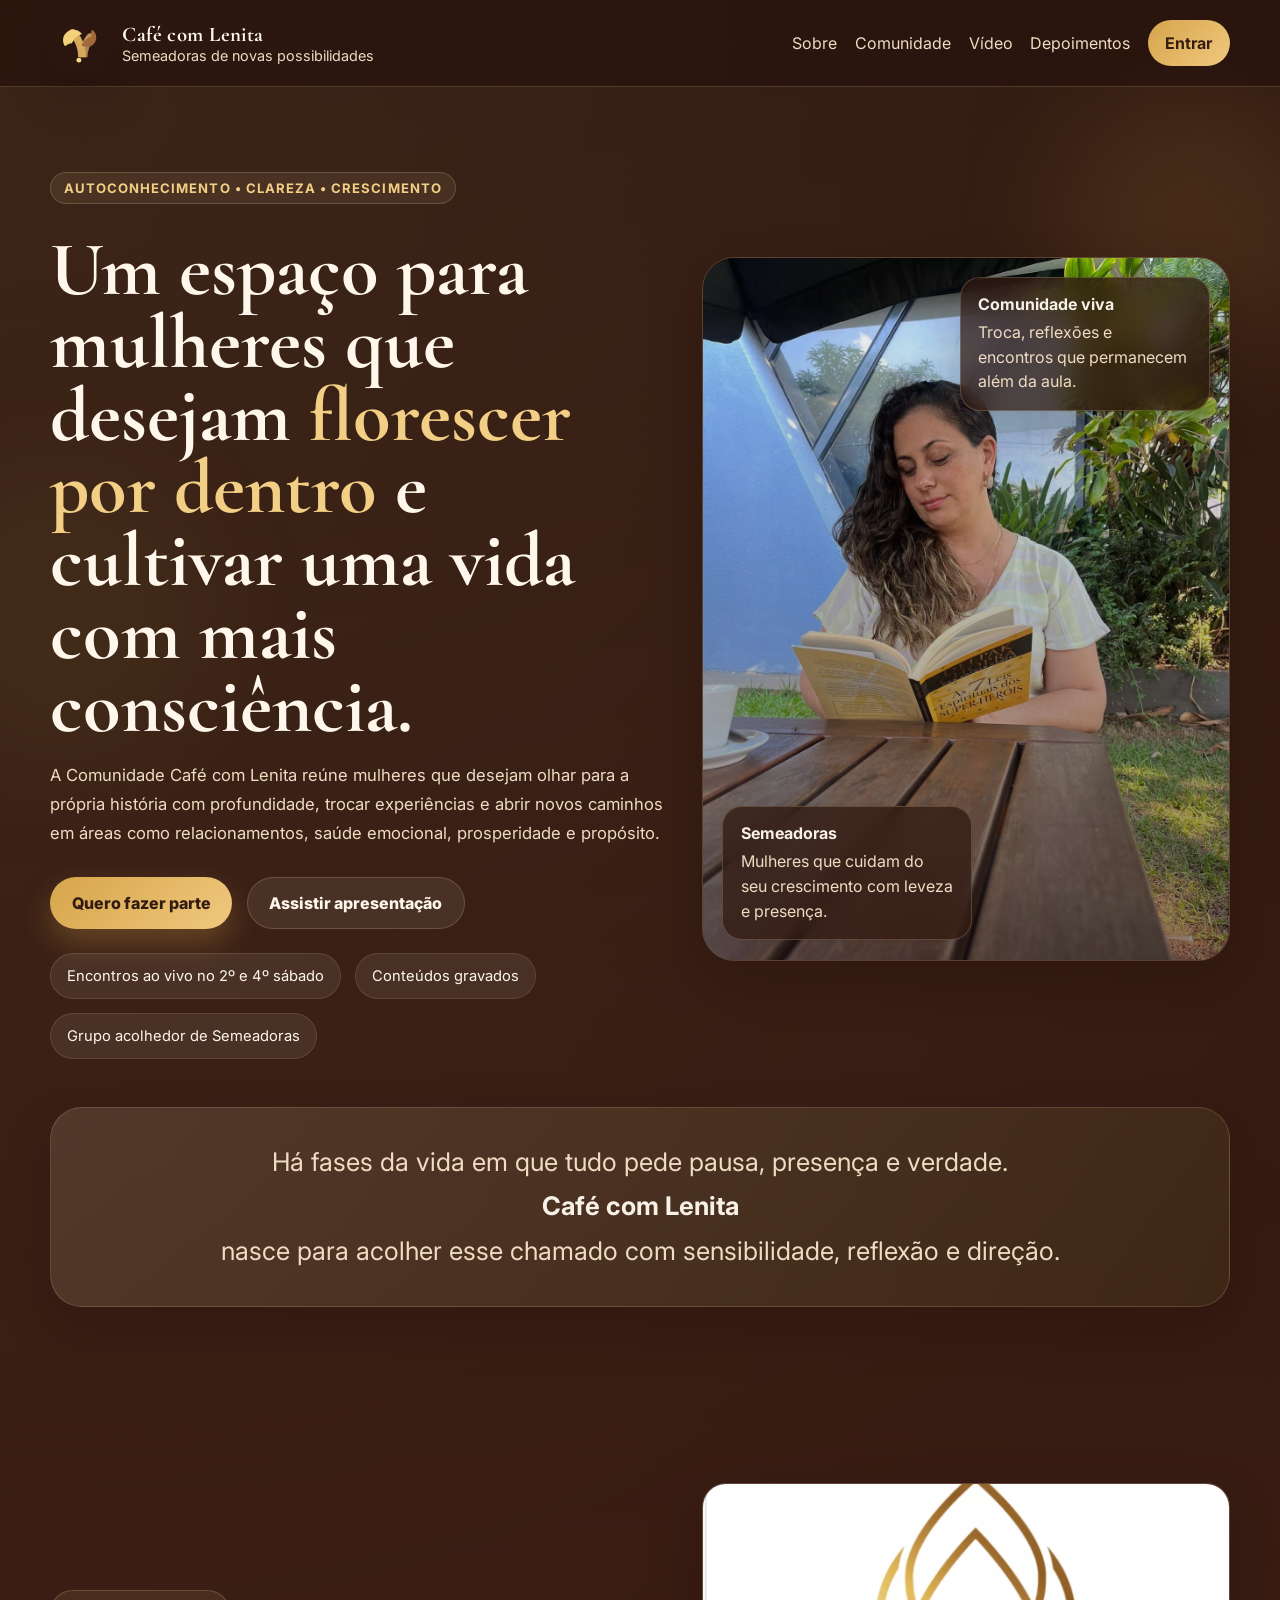
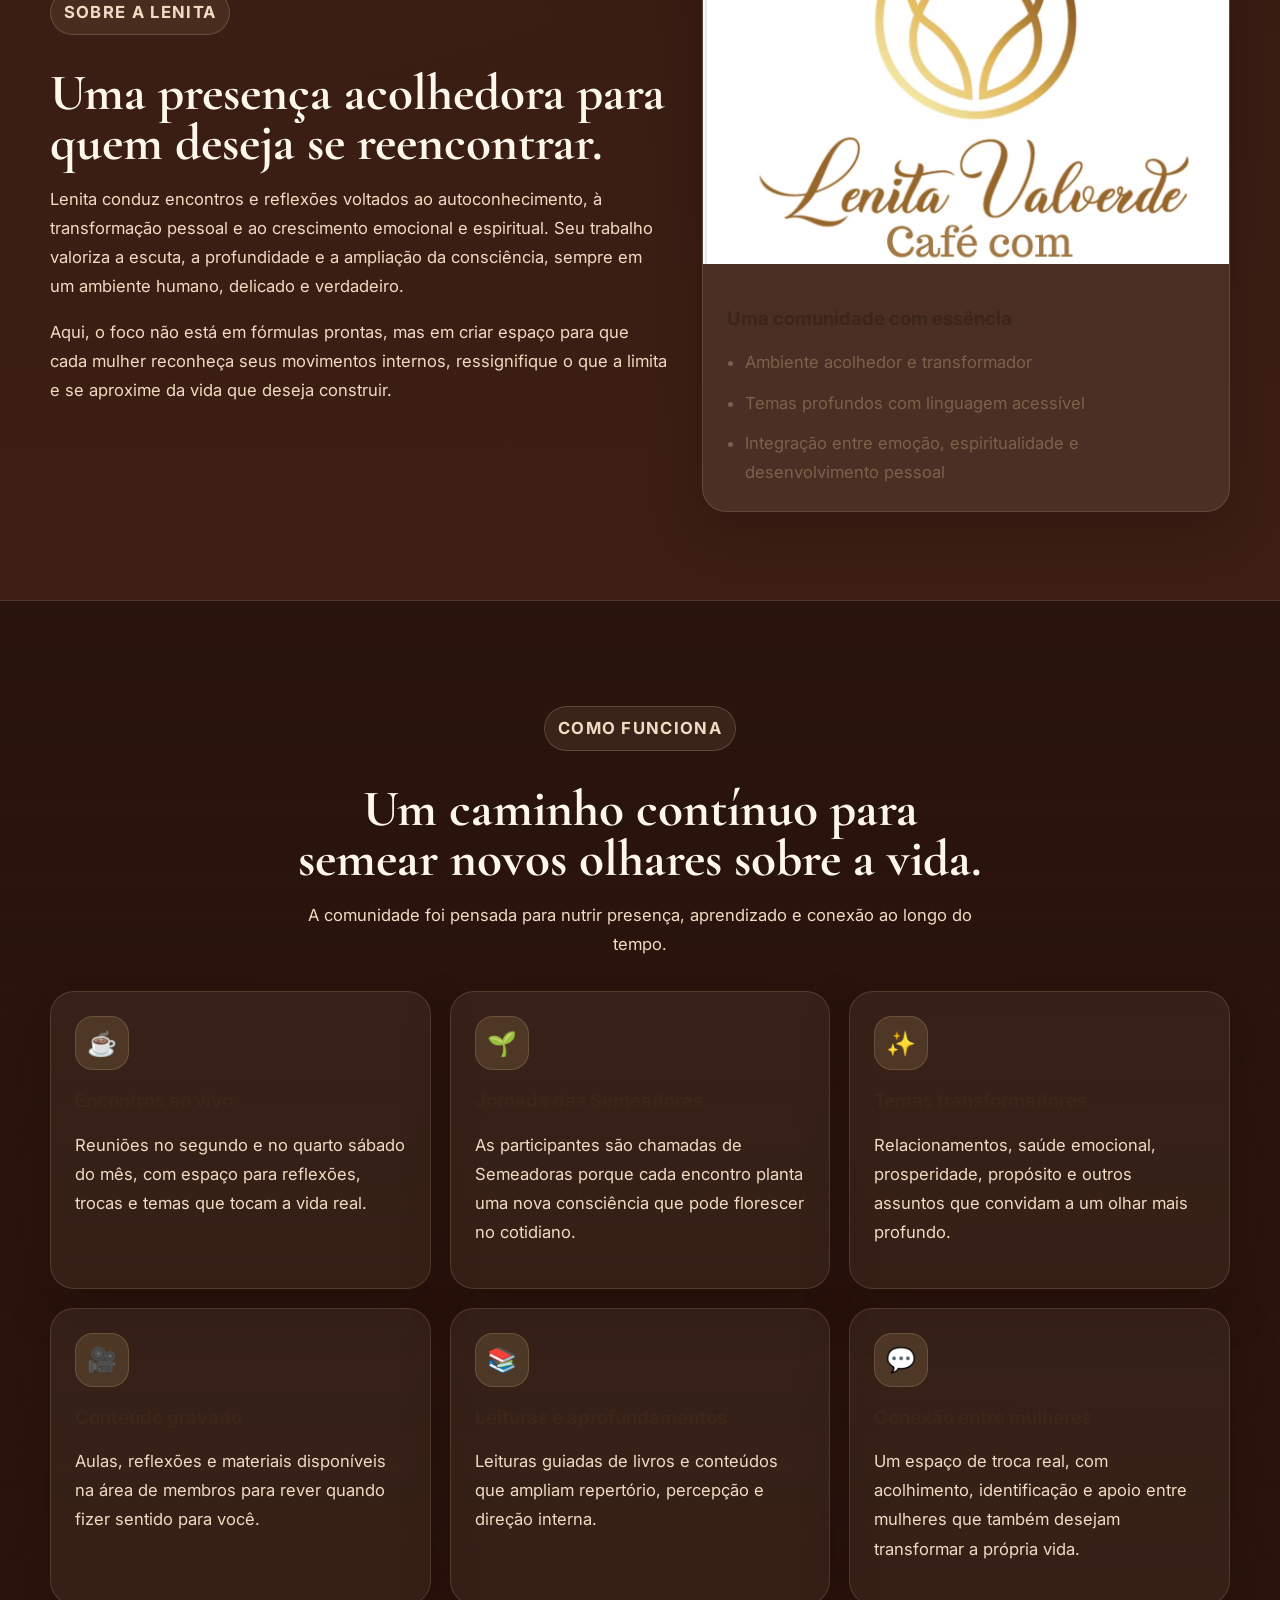
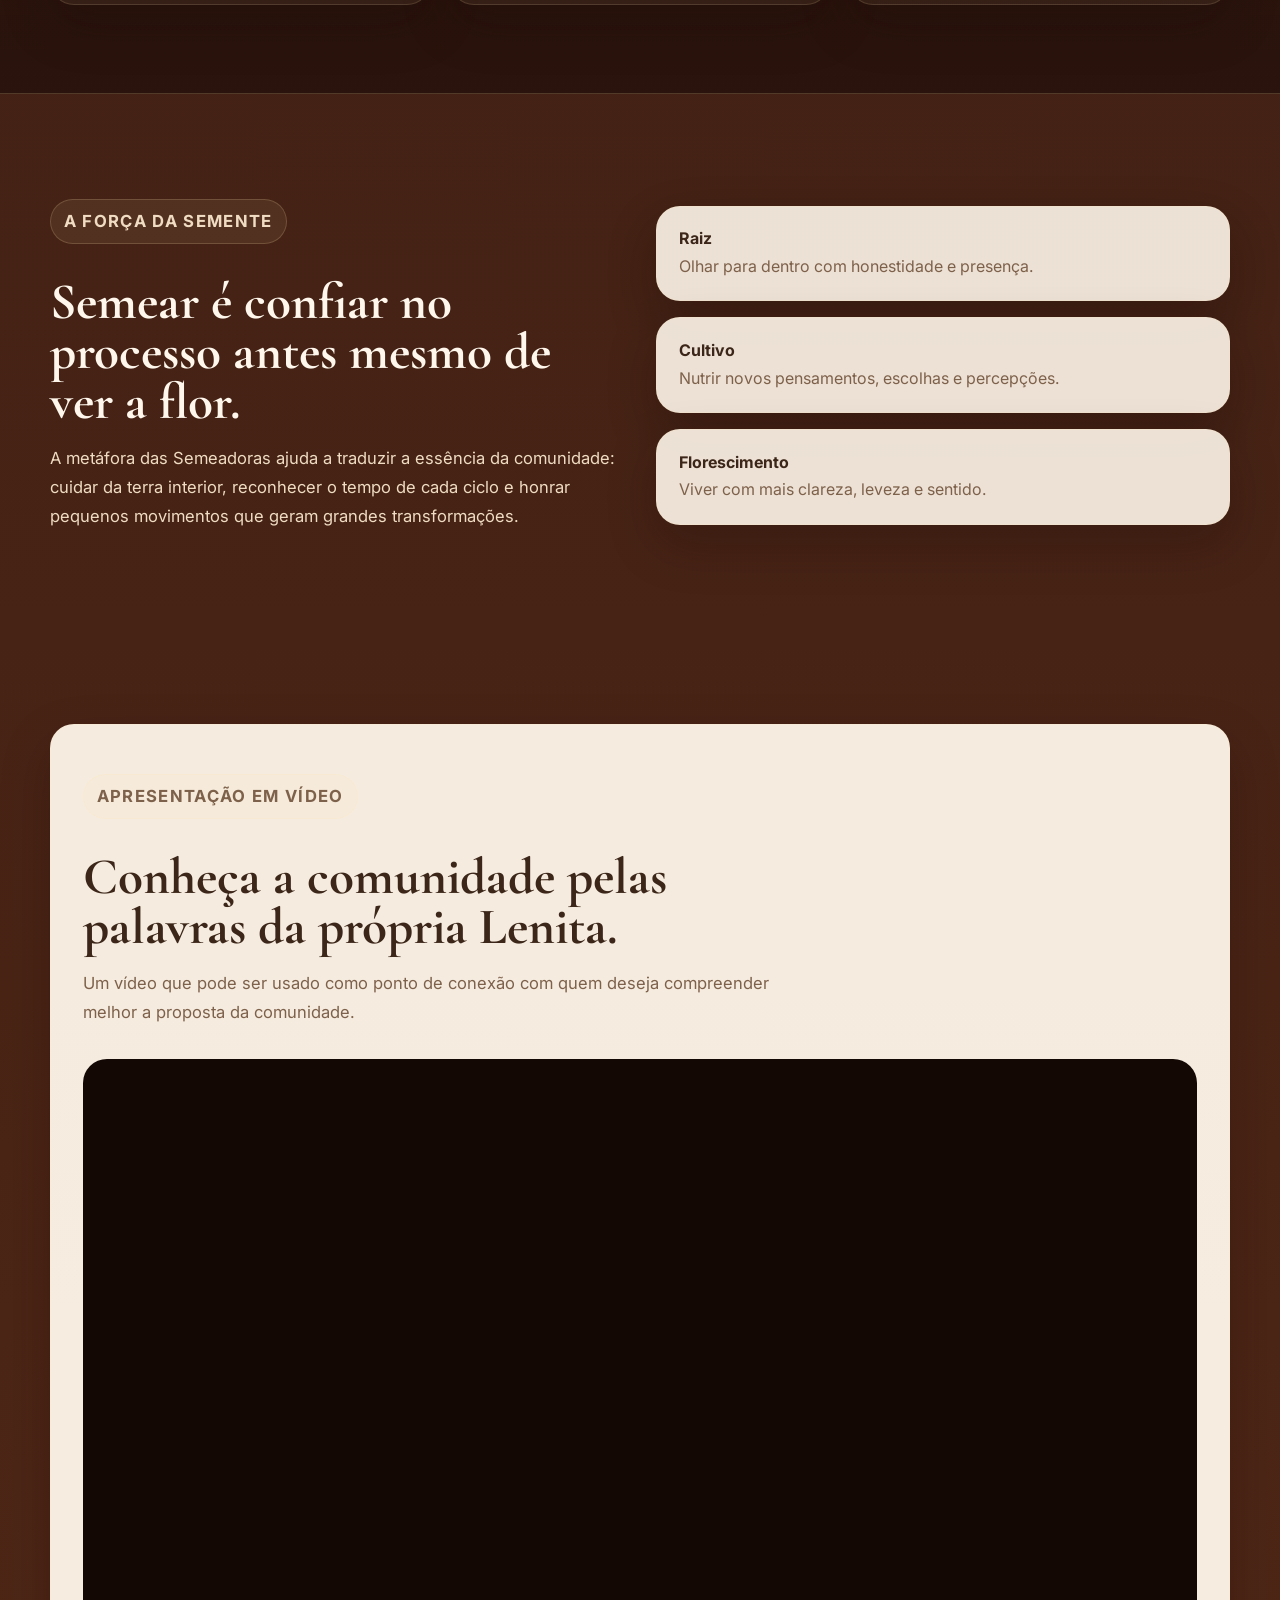
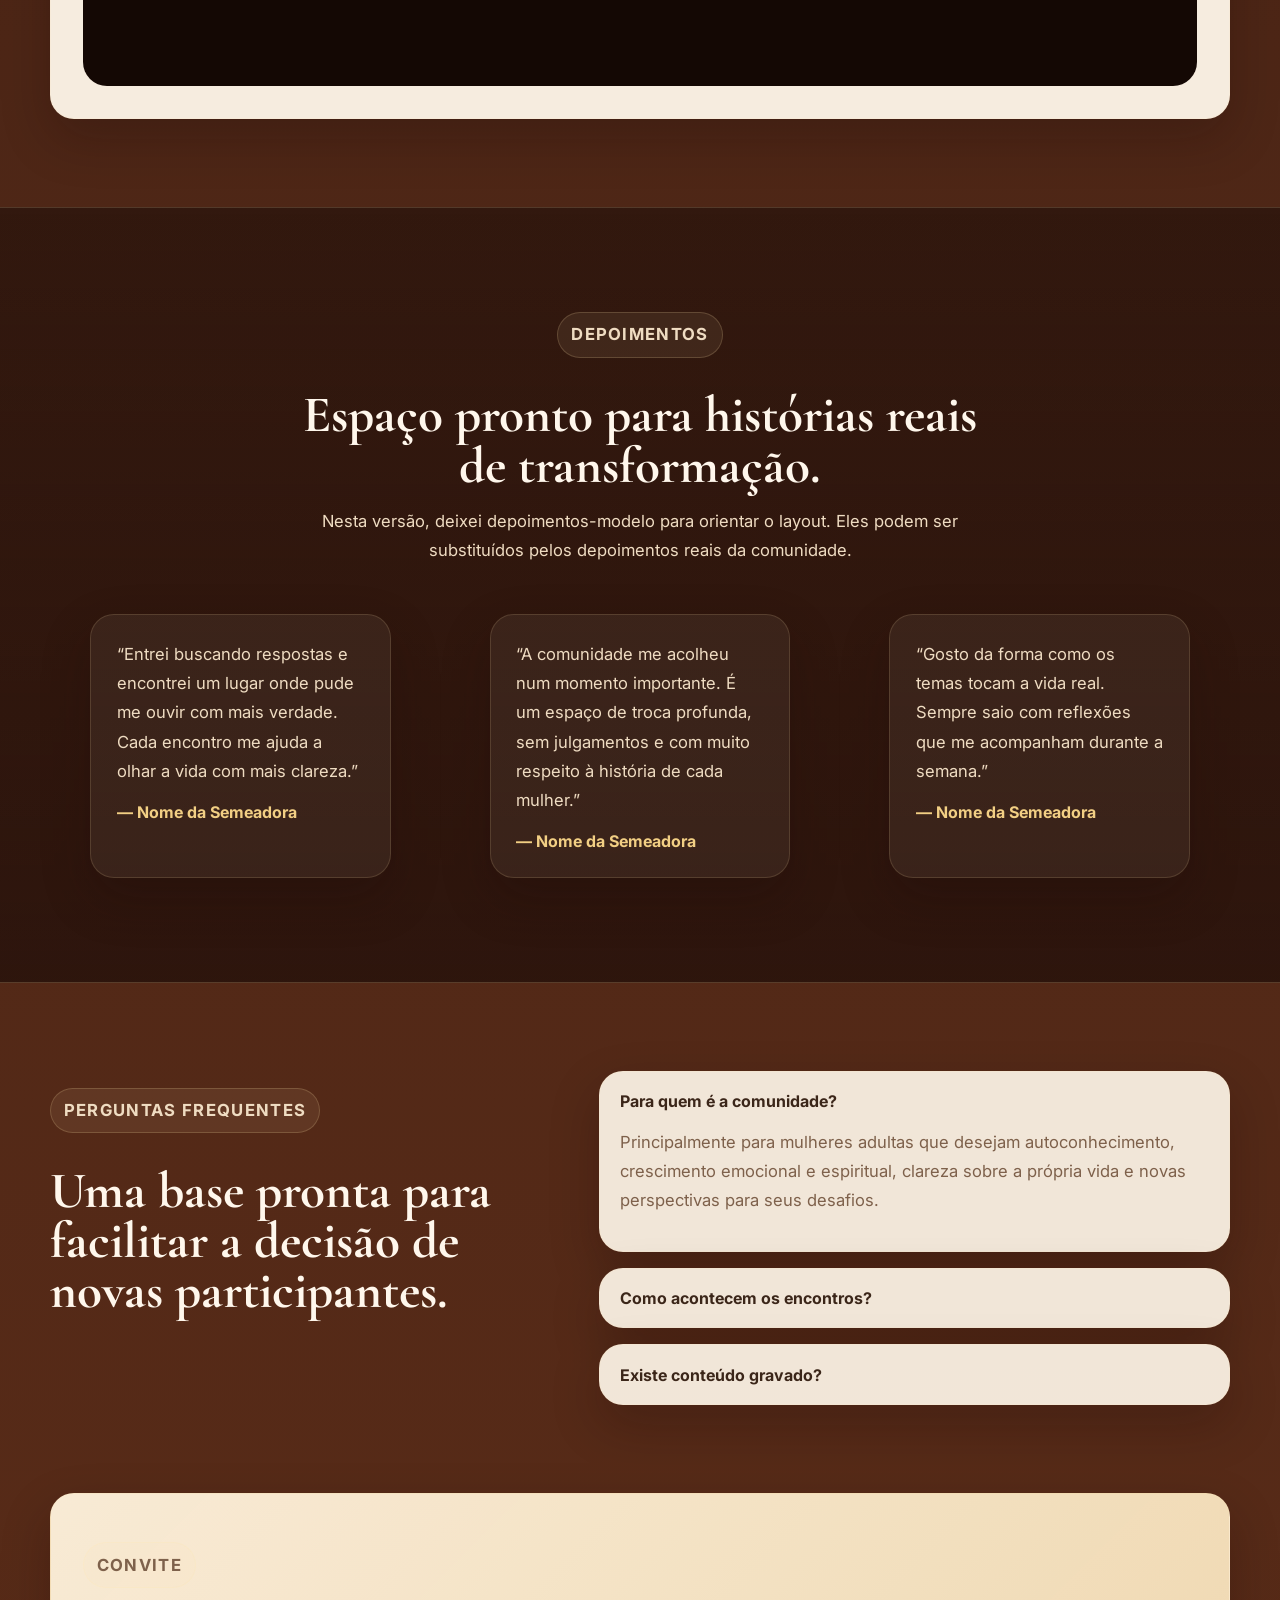
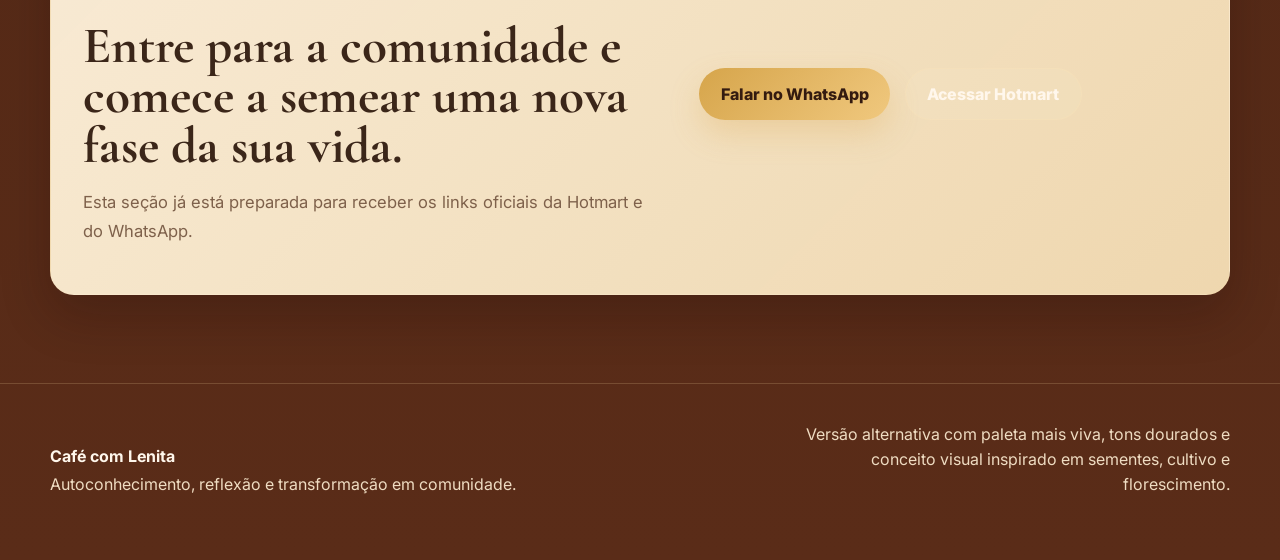
<file: cafe-lenita-v2/index.html>
<!DOCTYPE html>
<html lang="pt-BR">
  <head>
    <meta charset="UTF-8" />
    <meta name="viewport" content="width=device-width, initial-scale=1.0" />
    <title>Café com Lenita | Comunidade de Autoconhecimento</title>
    <meta
      name="description"
      content="Uma comunidade acolhedora para mulheres que desejam autoconhecimento, transformação pessoal, clareza, crescimento emocional e espiritual."
    />
    <link rel="preconnect" href="https://fonts.googleapis.com" />
    <link rel="preconnect" href="https://fonts.gstatic.com" crossorigin />
    <link
      href="https://fonts.googleapis.com/css2?family=Cormorant+Garamond:wght@400;500;600;700&family=Inter:wght@400;500;600;700;800&display=swap"
      rel="stylesheet"
    />
    <link rel="stylesheet" href="styles.css" />
  </head>
  <body>
    <div class="page-glow page-glow-1"></div>
    <div class="page-glow page-glow-2"></div>

    <header class="site-header">
      <div class="container nav">
        <a class="brand" href="#inicio" aria-label="Café com Lenita">
          <img
            class="brand-logo"
            src="assets/logo-placeholder.svg"
            alt="Logotipo Café com Lenita"
          />
          <div>
            <strong>Café com Lenita</strong>
            <span>Semeadoras de novas possibilidades</span>
          </div>
        </a>

        <button class="menu-toggle" aria-label="Abrir menu" aria-expanded="false">
          <span></span><span></span><span></span>
        </button>

        <nav class="menu">
          <a href="#sobre">Sobre</a>
          <a href="#comunidade">Comunidade</a>
          <a href="#video">Vídeo</a>
          <a href="#depoimentos">Depoimentos</a>
          <a href="#contato" class="menu-cta">Entrar</a>
        </nav>
      </div>
    </header>

    <main>
      <section class="hero" id="inicio">
        <div class="container hero-grid">
          <div class="hero-copy reveal">
            <p class="eyebrow">Autoconhecimento • Clareza • Crescimento</p>
            <h1>
              Um espaço para mulheres que desejam <span>florescer por dentro</span>
              e cultivar uma vida com mais consciência.
            </h1>
            <p class="hero-text">
              A Comunidade Café com Lenita reúne mulheres que desejam olhar para
              a própria história com profundidade, trocar experiências e abrir
              novos caminhos em áreas como relacionamentos, saúde emocional,
              prosperidade e propósito.
            </p>

            <div class="hero-actions">
              <a class="btn btn-primary" href="#contato">Quero fazer parte</a>
              <a class="btn btn-secondary" href="#video">Assistir apresentação</a>
            </div>

            <div class="hero-pills">
              <span>Encontros ao vivo no 2º e 4º sábado</span>
              <span>Conteúdos gravados</span>
              <span>Grupo acolhedor de Semeadoras</span>
            </div>
          </div>

          <div class="hero-visual reveal reveal-delay-1">
            <div class="hero-photo-card">
              <img src="assets/foto1.webp" alt="Lenita sorrindo em um ambiente acolhedor" />
              <div class="floating-card floating-card-top">
                <strong>Comunidade viva</strong>
                <span>Troca, reflexões e encontros que permanecem além da aula.</span>
              </div>
              <div class="floating-card floating-card-bottom">
                <strong>Semeadoras</strong>
                <span>Mulheres que cuidam do seu crescimento com leveza e presença.</span>
              </div>
            </div>
          </div>
        </div>
      </section>

      <section class="section manifesto">
        <div class="container">
          <div class="manifesto-box reveal">
            <p>
              Há fases da vida em que tudo pede pausa, presença e verdade.
              <strong>Café com Lenita</strong> nasce para acolher esse chamado com
              sensibilidade, reflexão e direção.
            </p>
          </div>
        </div>
      </section>

      <section class="section" id="sobre">
        <div class="container section-grid about-grid">
          <div class="section-intro reveal">
            <p class="eyebrow">Sobre a Lenita</p>
            <h2>Uma presença acolhedora para quem deseja se reencontrar.</h2>
            <p>
              Lenita conduz encontros e reflexões voltados ao autoconhecimento,
              à transformação pessoal e ao crescimento emocional e espiritual.
              Seu trabalho valoriza a escuta, a profundidade e a ampliação da
              consciência, sempre em um ambiente humano, delicado e verdadeiro.
            </p>
            <p>
              Aqui, o foco não está em fórmulas prontas, mas em criar espaço para
              que cada mulher reconheça seus movimentos internos, ressignifique o
              que a limita e se aproxime da vida que deseja construir.
            </p>
          </div>

          <div class="about-card reveal reveal-delay-1">
            <img src="assets/instagram_lenita.webp" alt="Retrato de Lenita para redes sociais" />
            <div class="about-card-content">
              <h3>Uma comunidade com essência</h3>
              <ul>
                <li>Ambiente acolhedor e transformador</li>
                <li>Temas profundos com linguagem acessível</li>
                <li>Integração entre emoção, espiritualidade e desenvolvimento pessoal</li>
              </ul>
            </div>
          </div>
        </div>
      </section>

      <section class="section section-dark" id="comunidade">
        <div class="container">
          <div class="section-heading centered reveal">
            <p class="eyebrow">Como funciona</p>
            <h2>Um caminho contínuo para semear novos olhares sobre a vida.</h2>
            <p>
              A comunidade foi pensada para nutrir presença, aprendizado e conexão
              ao longo do tempo.
            </p>
          </div>

          <div class="features-grid">
            <article class="feature-card reveal">
              <div class="feature-icon">☕</div>
              <h3>Encontros ao vivo</h3>
              <p>
                Reuniões no segundo e no quarto sábado do mês, com espaço para
                reflexões, trocas e temas que tocam a vida real.
              </p>
            </article>
            <article class="feature-card reveal reveal-delay-1">
              <div class="feature-icon">🌱</div>
              <h3>Jornada das Semeadoras</h3>
              <p>
                As participantes são chamadas de Semeadoras porque cada encontro
                planta uma nova consciência que pode florescer no cotidiano.
              </p>
            </article>
            <article class="feature-card reveal reveal-delay-2">
              <div class="feature-icon">✨</div>
              <h3>Temas transformadores</h3>
              <p>
                Relacionamentos, saúde emocional, prosperidade, propósito e outros
                assuntos que convidam a um olhar mais profundo.
              </p>
            </article>
            <article class="feature-card reveal">
              <div class="feature-icon">🎥</div>
              <h3>Conteúdo gravado</h3>
              <p>
                Aulas, reflexões e materiais disponíveis na área de membros para
                rever quando fizer sentido para você.
              </p>
            </article>
            <article class="feature-card reveal reveal-delay-1">
              <div class="feature-icon">📚</div>
              <h3>Leituras e aprofundamentos</h3>
              <p>
                Leituras guiadas de livros e conteúdos que ampliam repertório,
                percepção e direção interna.
              </p>
            </article>
            <article class="feature-card reveal reveal-delay-2">
              <div class="feature-icon">💬</div>
              <h3>Conexão entre mulheres</h3>
              <p>
                Um espaço de troca real, com acolhimento, identificação e apoio
                entre mulheres que também desejam transformar a própria vida.
              </p>
            </article>
          </div>
        </div>
      </section>

      <section class="section seeds-section">
        <div class="container seeds-grid">
          <div class="seed-copy reveal">
            <p class="eyebrow">A força da semente</p>
            <h2>Semear é confiar no processo antes mesmo de ver a flor.</h2>
            <p>
              A metáfora das Semeadoras ajuda a traduzir a essência da comunidade:
              cuidar da terra interior, reconhecer o tempo de cada ciclo e honrar
              pequenos movimentos que geram grandes transformações.
            </p>
          </div>
          <div class="seed-points reveal reveal-delay-1">
            <div class="seed-point">
              <strong>Raiz</strong>
              <span>Olhar para dentro com honestidade e presença.</span>
            </div>
            <div class="seed-point">
              <strong>Cultivo</strong>
              <span>Nutrir novos pensamentos, escolhas e percepções.</span>
            </div>
            <div class="seed-point">
              <strong>Florescimento</strong>
              <span>Viver com mais clareza, leveza e sentido.</span>
            </div>
          </div>
        </div>
      </section>

      <section class="section" id="video">
        <div class="container video-wrapper reveal">
          <div class="section-heading">
            <p class="eyebrow">Apresentação em vídeo</p>
            <h2>Conheça a comunidade pelas palavras da própria Lenita.</h2>
            <p>
              Um vídeo que pode ser usado como ponto de conexão com quem deseja
              compreender melhor a proposta da comunidade.
            </p>
          </div>

          <div class="video-frame">
            <iframe
              src="https://www.youtube.com/embed/L4Danhuouyk"
              title="Vídeo de apresentação da Comunidade Café com Lenita"
              loading="lazy"
              allow="accelerometer; autoplay; clipboard-write; encrypted-media; gyroscope; picture-in-picture; web-share"
              referrerpolicy="strict-origin-when-cross-origin"
              allowfullscreen
            ></iframe>
          </div>
        </div>
      </section>

      <section class="section testimonials-section section-dark" id="depoimentos">
        <div class="container">
          <div class="section-heading centered reveal">
            <p class="eyebrow">Depoimentos</p>
            <h2>Espaço pronto para histórias reais de transformação.</h2>
            <p>
              Nesta versão, deixei depoimentos-modelo para orientar o layout. Eles
              podem ser substituídos pelos depoimentos reais da comunidade.
            </p>
          </div>

          <div class="testimonials-grid">
            <blockquote class="testimonial reveal">
              <p>
                “Entrei buscando respostas e encontrei um lugar onde pude me ouvir
                com mais verdade. Cada encontro me ajuda a olhar a vida com mais
                clareza.”
              </p>
              <footer>— Nome da Semeadora</footer>
            </blockquote>
            <blockquote class="testimonial reveal reveal-delay-1">
              <p>
                “A comunidade me acolheu num momento importante. É um espaço de
                troca profunda, sem julgamentos e com muito respeito à história de
                cada mulher.”
              </p>
              <footer>— Nome da Semeadora</footer>
            </blockquote>
            <blockquote class="testimonial reveal reveal-delay-2">
              <p>
                “Gosto da forma como os temas tocam a vida real. Sempre saio com
                reflexões que me acompanham durante a semana.”
              </p>
              <footer>— Nome da Semeadora</footer>
            </blockquote>
          </div>
        </div>
      </section>

      <section class="section faq-section">
        <div class="container faq-grid">
          <div class="section-heading reveal">
            <p class="eyebrow">Perguntas frequentes</p>
            <h2>Uma base pronta para facilitar a decisão de novas participantes.</h2>
          </div>

          <div class="faq-list reveal reveal-delay-1">
            <details open>
              <summary>Para quem é a comunidade?</summary>
              <p>
                Principalmente para mulheres adultas que desejam autoconhecimento,
                crescimento emocional e espiritual, clareza sobre a própria vida e
                novas perspectivas para seus desafios.
              </p>
            </details>
            <details>
              <summary>Como acontecem os encontros?</summary>
              <p>
                Em geral, no segundo e no quarto sábado do mês, com aulas, reflexões,
                convidados especiais e momentos de troca entre as participantes.
              </p>
            </details>
            <details>
              <summary>Existe conteúdo gravado?</summary>
              <p>
                Sim. A proposta prevê conteúdos gravados disponíveis na área de membros,
                ampliando a experiência além dos encontros ao vivo.
              </p>
            </details>
          </div>
        </div>
      </section>

      <section class="section cta-section" id="contato">
        <div class="container cta-box reveal">
          <div>
            <p class="eyebrow">Convite</p>
            <h2>Entre para a comunidade e comece a semear uma nova fase da sua vida.</h2>
            <p>
              Esta seção já está preparada para receber os links oficiais da Hotmart
              e do WhatsApp.
            </p>
          </div>
          <div class="cta-actions">
            <a class="btn btn-primary" href="https://wa.me/5500000000000" target="_blank" rel="noopener noreferrer">Falar no WhatsApp</a>
            <a class="btn btn-secondary" href="https://hotmart.com/" target="_blank" rel="noopener noreferrer">Acessar Hotmart</a>
          </div>
        </div>
      </section>
    </main>

    <footer class="site-footer">
      <div class="container footer-content">
        <div>
          <strong>Café com Lenita</strong>
          <p>Autoconhecimento, reflexão e transformação em comunidade.</p>
        </div>
        <p class="footer-note">
          Versão alternativa com paleta mais viva, tons dourados e conceito visual
          inspirado em sementes, cultivo e florescimento.
        </p>
      </div>
    </footer>

    <script src="script.js"></script>
  </body>
</html>
</file>
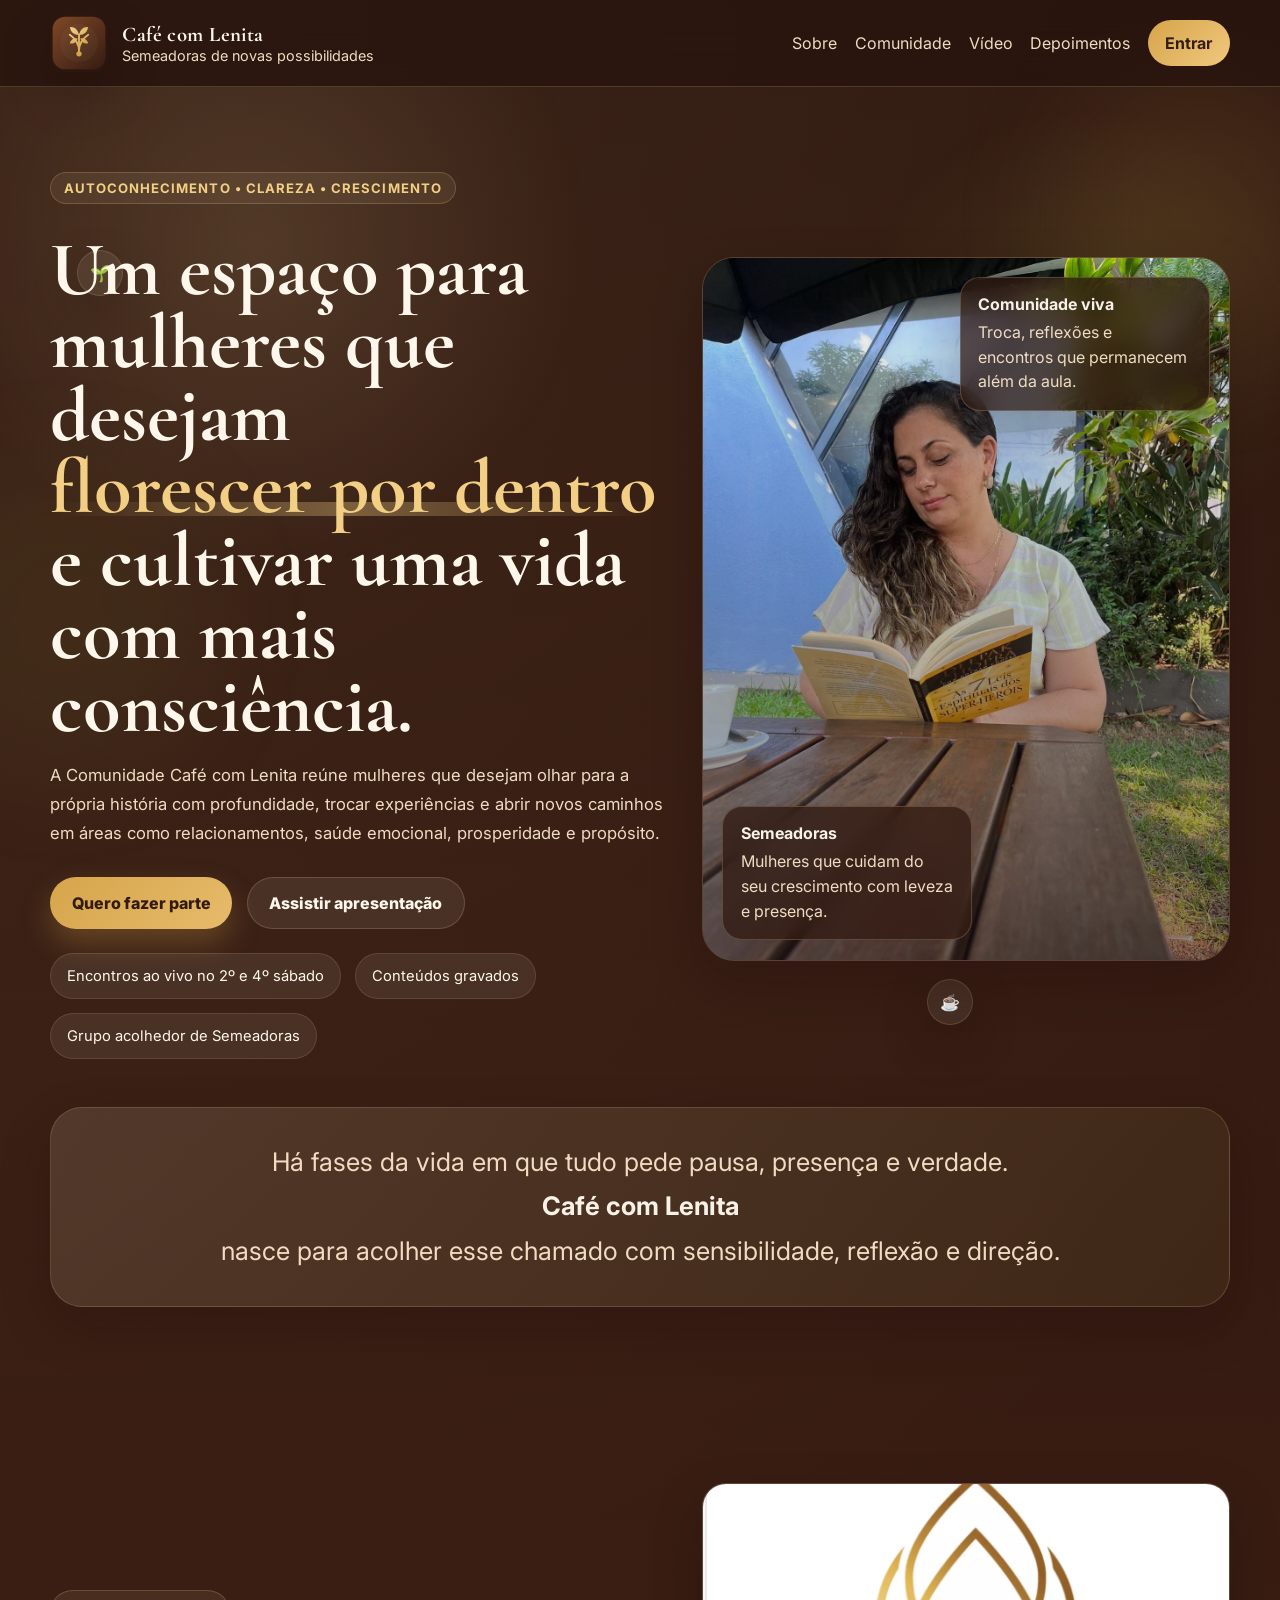
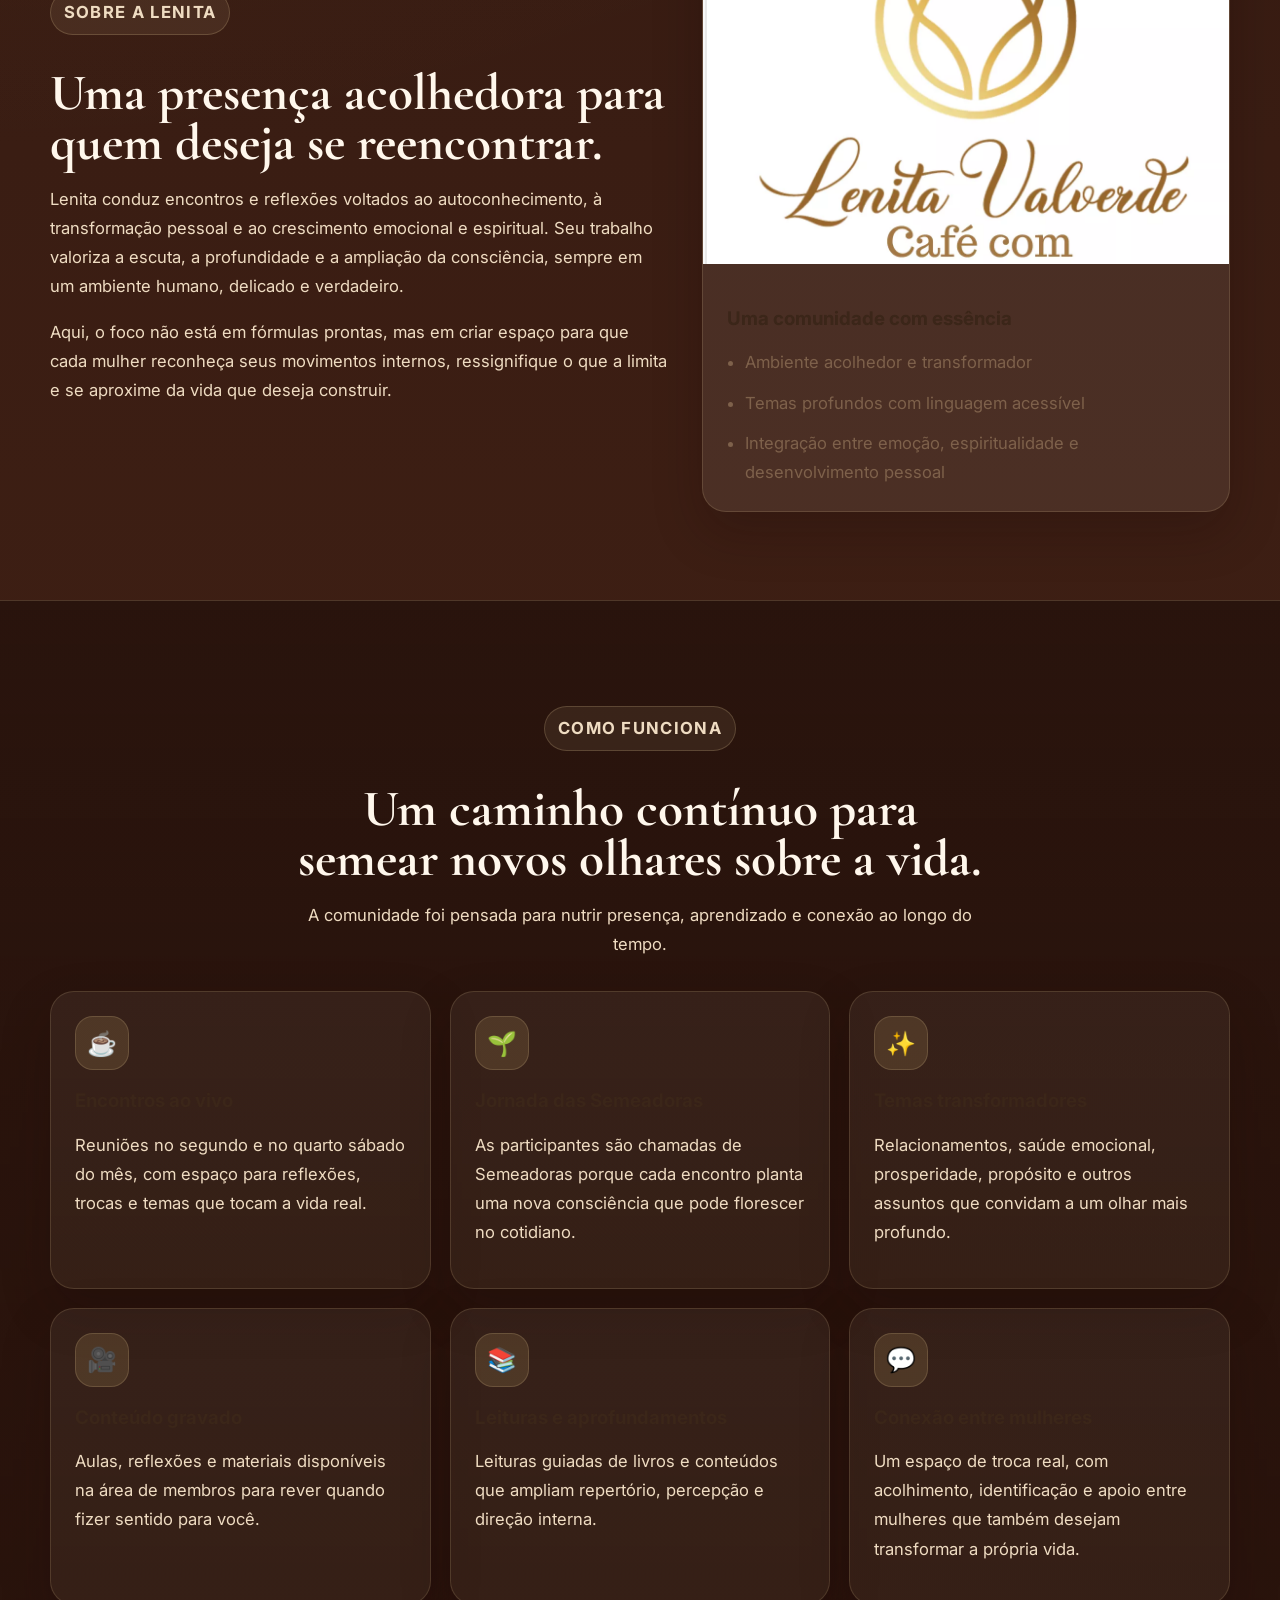
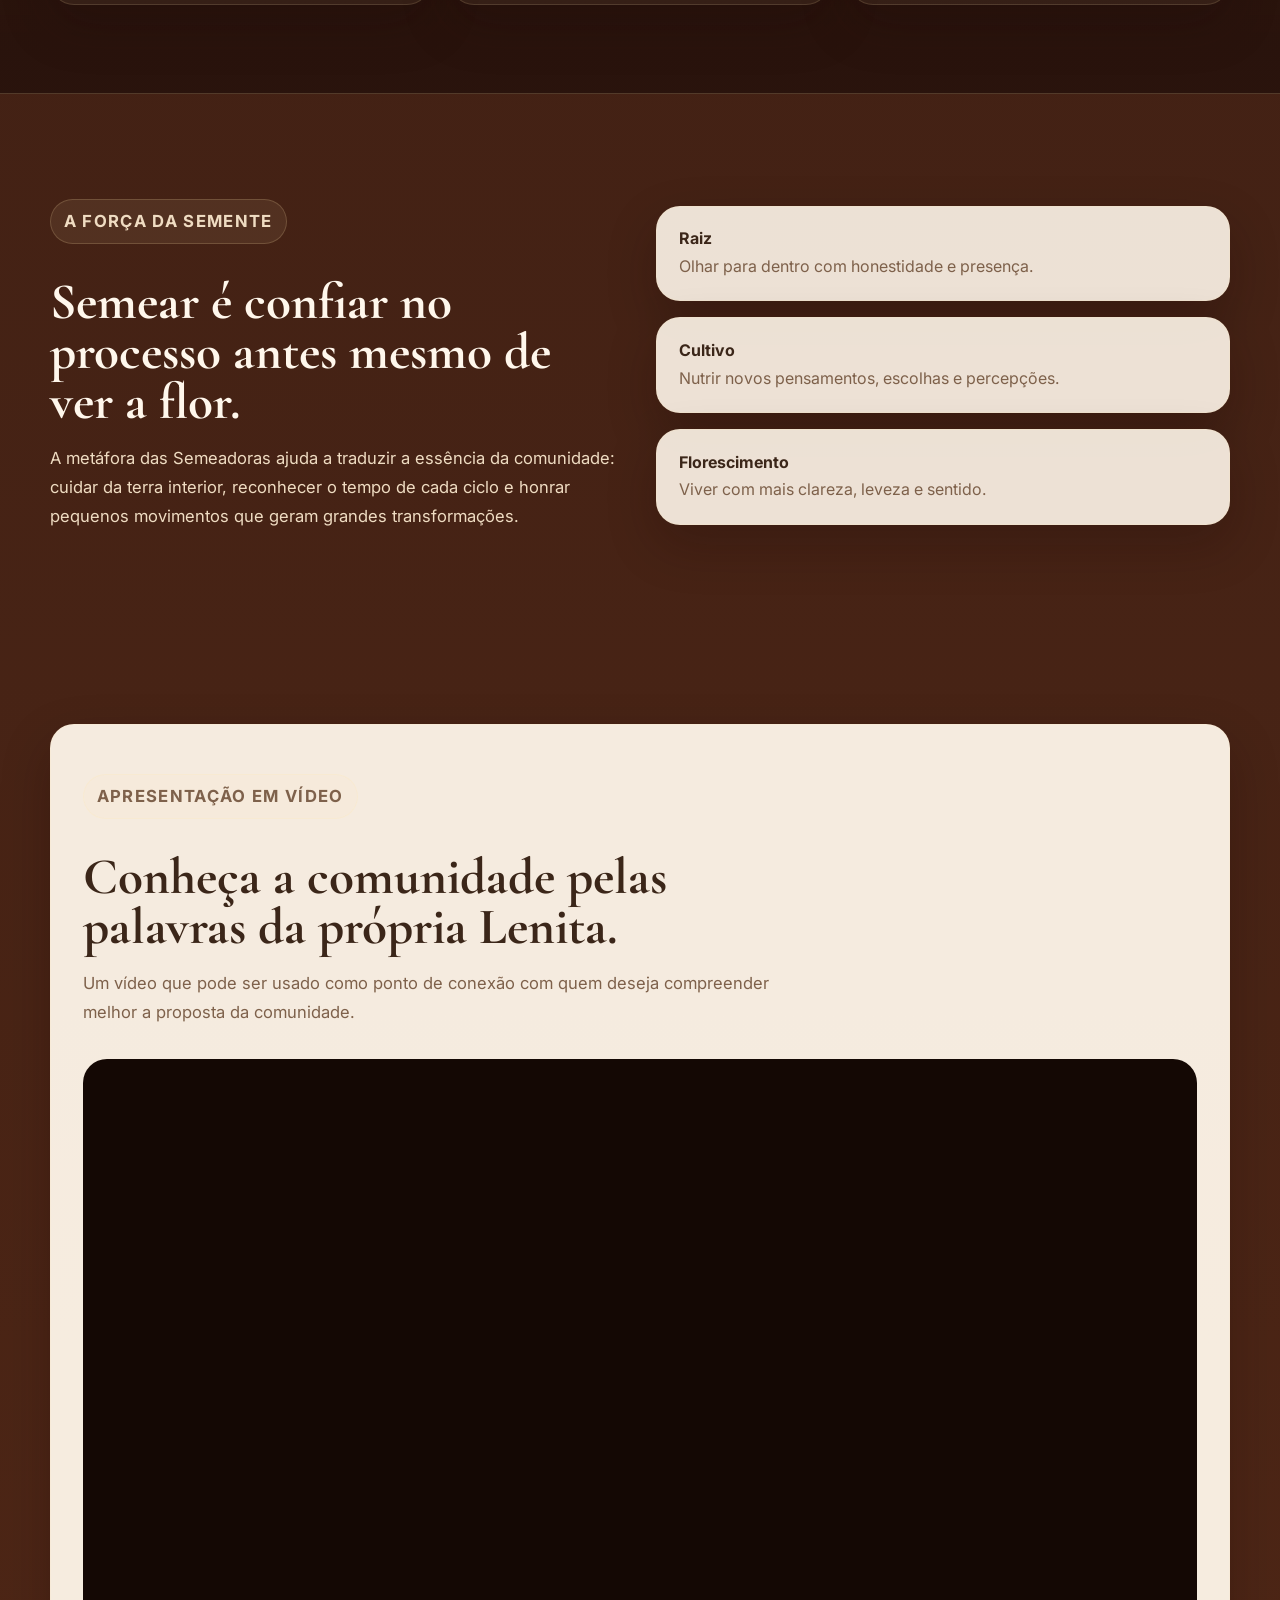
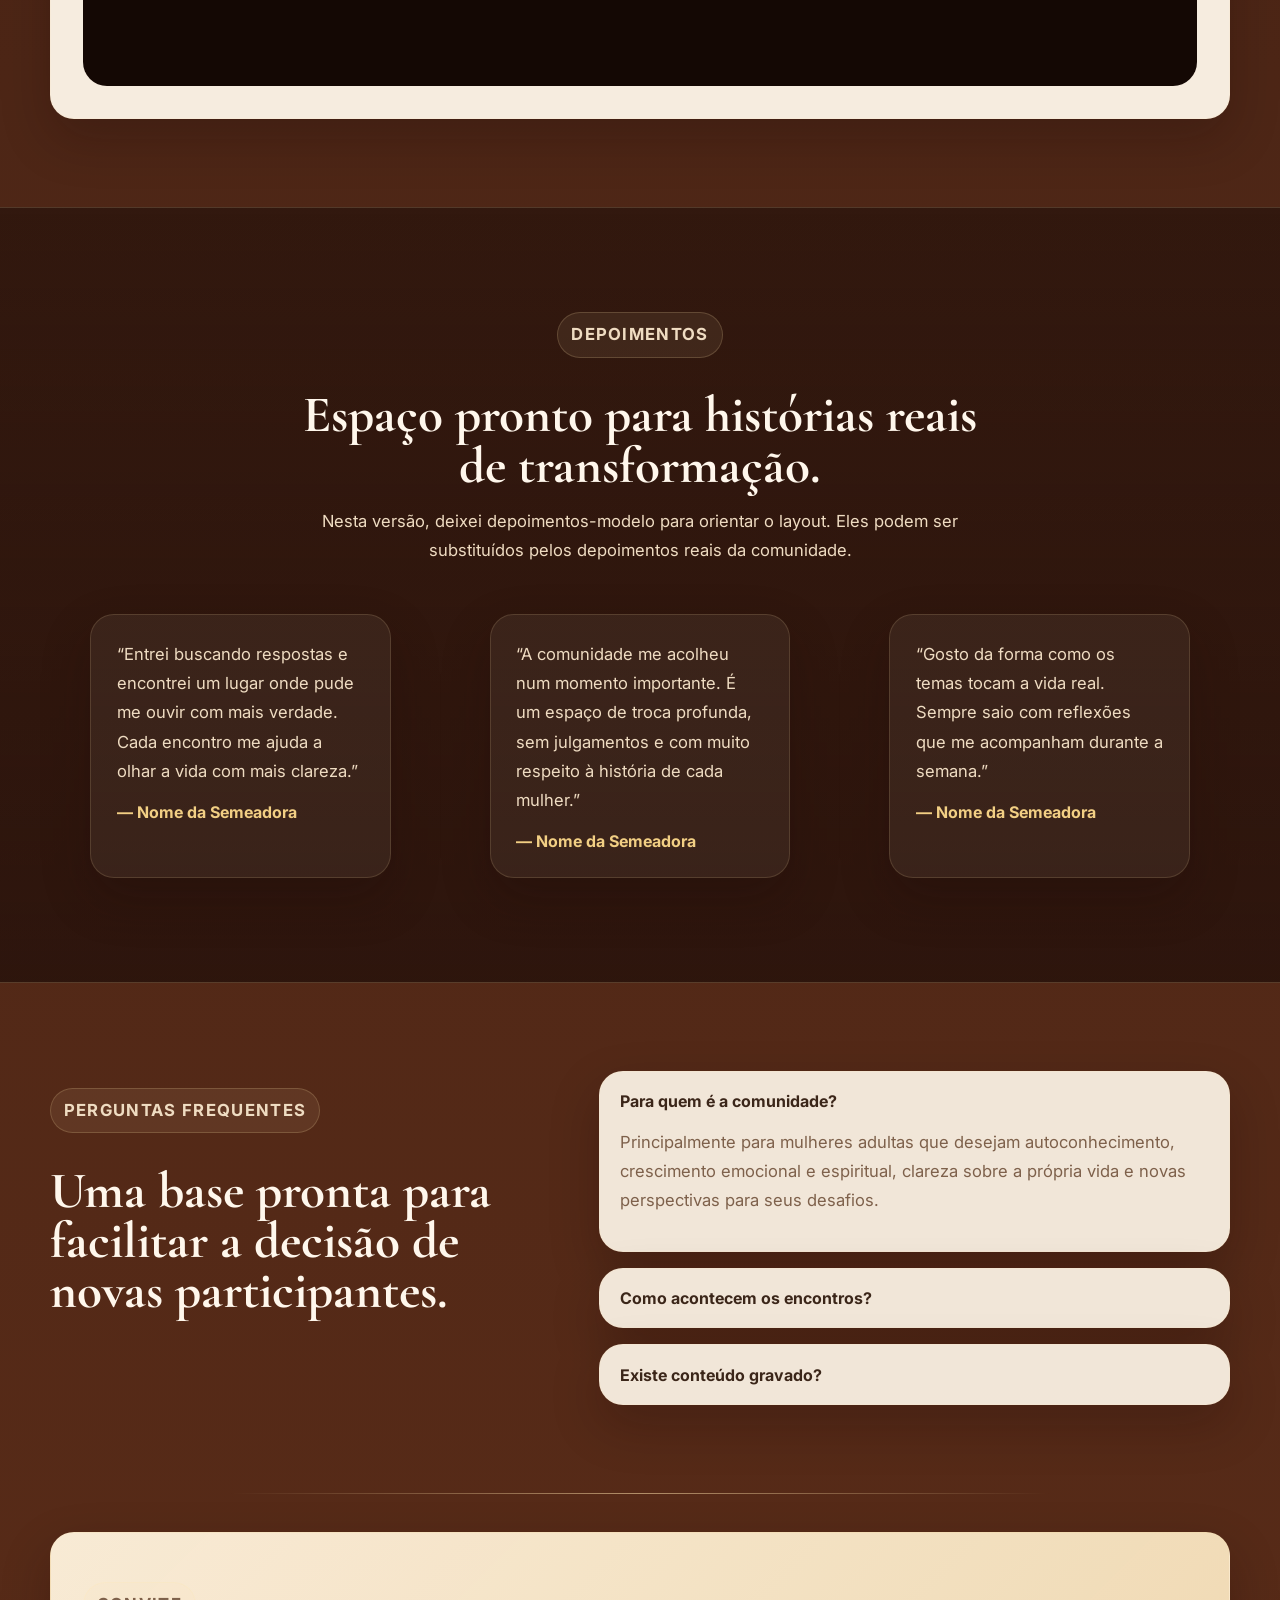
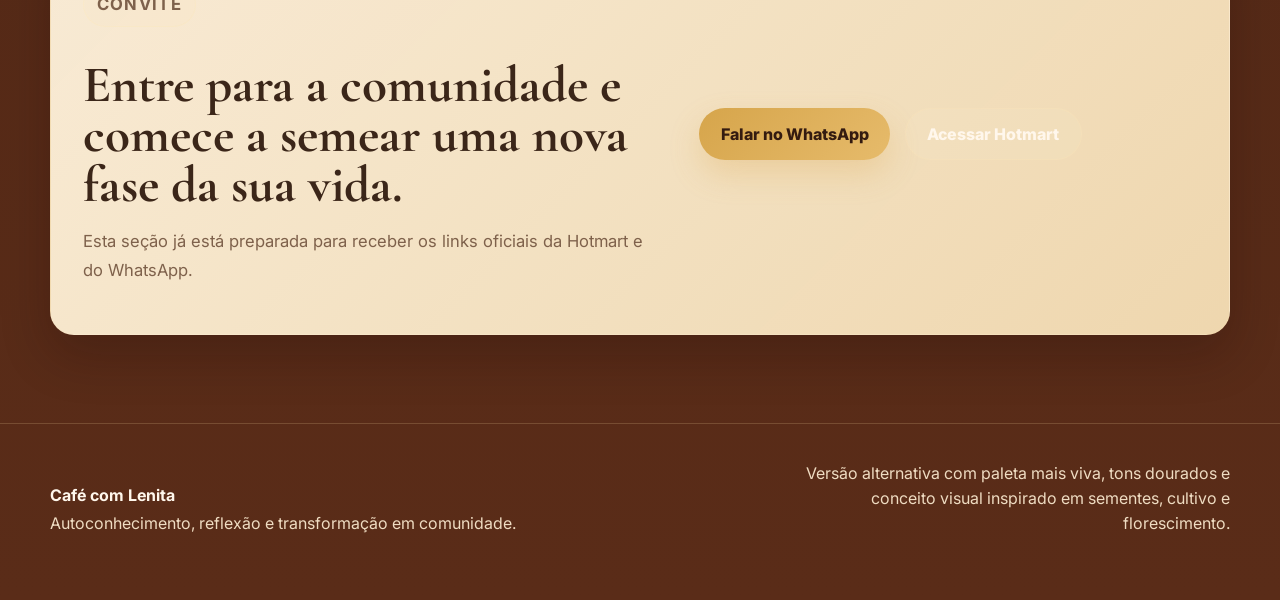
<file: cafe-lenita-v3/index.html>
<!DOCTYPE html>
<html lang="pt-BR">
  <head>
    <meta charset="UTF-8" />
    <meta name="viewport" content="width=device-width, initial-scale=1.0" />
    <title>Café com Lenita | Comunidade de Autoconhecimento</title>
    <meta
      name="description"
      content="Uma comunidade acolhedora para mulheres que desejam autoconhecimento, transformação pessoal, clareza, crescimento emocional e espiritual."
    />
    <link rel="preconnect" href="https://fonts.googleapis.com" />
    <link rel="preconnect" href="https://fonts.gstatic.com" crossorigin />
    <link
      href="https://fonts.googleapis.com/css2?family=Cormorant+Garamond:wght@400;500;600;700&family=Inter:wght@400;500;600;700;800&display=swap"
      rel="stylesheet"
    />
    <link rel="stylesheet" href="styles.css" />
  </head>
  <body>
    <div class="scroll-progress" aria-hidden="true"></div>
    <div class="page-glow page-glow-1"></div>
    <div class="page-glow page-glow-2"></div>

    <header class="site-header">
      <div class="container nav">
        <a class="brand" href="#inicio" aria-label="Café com Lenita">
          <img
            class="brand-logo"
            src="assets/logo-placeholder.svg"
            alt="Logotipo Café com Lenita"
          />
          <div>
            <strong>Café com Lenita</strong>
            <span>Semeadoras de novas possibilidades</span>
          </div>
        </a>

        <button class="menu-toggle" aria-label="Abrir menu" aria-expanded="false">
          <span></span><span></span><span></span>
        </button>

        <nav class="menu">
          <a href="#sobre">Sobre</a>
          <a href="#comunidade">Comunidade</a>
          <a href="#video">Vídeo</a>
          <a href="#depoimentos">Depoimentos</a>
          <a href="#contato" class="menu-cta">Entrar</a>
        </nav>
      </div>
    </header>

    <main>
      <section class="hero" id="inicio">
        <div class="hero-seeds" aria-hidden="true">
          <span class="hero-seed seed-1">🌱</span>
          <span class="hero-seed seed-2">✨</span>
          <span class="hero-seed seed-3">☕</span>
        </div>
        <div class="container hero-grid">
          <div class="hero-copy reveal">
            <p class="eyebrow">Autoconhecimento • Clareza • Crescimento</p>
            <h1>
              Um espaço para mulheres que desejam <span>florescer por dentro</span>
              e cultivar uma vida com mais consciência.
            </h1>
            <p class="hero-text">
              A Comunidade Café com Lenita reúne mulheres que desejam olhar para
              a própria história com profundidade, trocar experiências e abrir
              novos caminhos em áreas como relacionamentos, saúde emocional,
              prosperidade e propósito.
            </p>

            <div class="hero-actions">
              <a class="btn btn-primary" href="#contato">Quero fazer parte</a>
              <a class="btn btn-secondary" href="#video">Assistir apresentação</a>
            </div>

            <div class="hero-pills">
              <span>Encontros ao vivo no 2º e 4º sábado</span>
              <span>Conteúdos gravados</span>
              <span>Grupo acolhedor de Semeadoras</span>
            </div>
          </div>

          <div class="hero-visual reveal reveal-delay-1">
            <div class="hero-photo-card magnetic-card">
              <img src="assets/foto1.webp" alt="Lenita sorrindo em um ambiente acolhedor" />
              <div class="floating-card floating-card-top">
                <strong>Comunidade viva</strong>
                <span>Troca, reflexões e encontros que permanecem além da aula.</span>
              </div>
              <div class="floating-card floating-card-bottom">
                <strong>Semeadoras</strong>
                <span>Mulheres que cuidam do seu crescimento com leveza e presença.</span>
              </div>
            </div>
          </div>
        </div>
      </section>

      <section class="section manifesto">
        <div class="container">
          <div class="manifesto-box reveal">
            <p>
              Há fases da vida em que tudo pede pausa, presença e verdade.
              <strong>Café com Lenita</strong> nasce para acolher esse chamado com
              sensibilidade, reflexão e direção.
            </p>
          </div>
        </div>
      </section>

      <section class="section" id="sobre">
        <div class="container section-grid about-grid">
          <div class="section-intro reveal">
            <p class="eyebrow">Sobre a Lenita</p>
            <h2>Uma presença acolhedora para quem deseja se reencontrar.</h2>
            <p>
              Lenita conduz encontros e reflexões voltados ao autoconhecimento,
              à transformação pessoal e ao crescimento emocional e espiritual.
              Seu trabalho valoriza a escuta, a profundidade e a ampliação da
              consciência, sempre em um ambiente humano, delicado e verdadeiro.
            </p>
            <p>
              Aqui, o foco não está em fórmulas prontas, mas em criar espaço para
              que cada mulher reconheça seus movimentos internos, ressignifique o
              que a limita e se aproxime da vida que deseja construir.
            </p>
          </div>

          <div class="about-card reveal reveal-delay-1 magnetic-card">
            <img src="assets/instagram_lenita.webp" alt="Retrato de Lenita para redes sociais" />
            <div class="about-card-content">
              <h3>Uma comunidade com essência</h3>
              <ul>
                <li>Ambiente acolhedor e transformador</li>
                <li>Temas profundos com linguagem acessível</li>
                <li>Integração entre emoção, espiritualidade e desenvolvimento pessoal</li>
              </ul>
            </div>
          </div>
        </div>
      </section>

      <section class="section section-dark" id="comunidade">
        <div class="container">
          <div class="section-heading centered reveal">
            <p class="eyebrow">Como funciona</p>
            <h2>Um caminho contínuo para semear novos olhares sobre a vida.</h2>
            <p>
              A comunidade foi pensada para nutrir presença, aprendizado e conexão
              ao longo do tempo.
            </p>
          </div>

          <div class="features-grid">
            <article class="feature-card reveal hover-glow">
              <div class="feature-icon">☕</div>
              <h3>Encontros ao vivo</h3>
              <p>
                Reuniões no segundo e no quarto sábado do mês, com espaço para
                reflexões, trocas e temas que tocam a vida real.
              </p>
            </article>
            <article class="feature-card reveal reveal-delay-1 hover-glow">
              <div class="feature-icon">🌱</div>
              <h3>Jornada das Semeadoras</h3>
              <p>
                As participantes são chamadas de Semeadoras porque cada encontro
                planta uma nova consciência que pode florescer no cotidiano.
              </p>
            </article>
            <article class="feature-card reveal reveal-delay-2 hover-glow">
              <div class="feature-icon">✨</div>
              <h3>Temas transformadores</h3>
              <p>
                Relacionamentos, saúde emocional, prosperidade, propósito e outros
                assuntos que convidam a um olhar mais profundo.
              </p>
            </article>
            <article class="feature-card reveal hover-glow">
              <div class="feature-icon">🎥</div>
              <h3>Conteúdo gravado</h3>
              <p>
                Aulas, reflexões e materiais disponíveis na área de membros para
                rever quando fizer sentido para você.
              </p>
            </article>
            <article class="feature-card reveal reveal-delay-1 hover-glow">
              <div class="feature-icon">📚</div>
              <h3>Leituras e aprofundamentos</h3>
              <p>
                Leituras guiadas de livros e conteúdos que ampliam repertório,
                percepção e direção interna.
              </p>
            </article>
            <article class="feature-card reveal reveal-delay-2 hover-glow">
              <div class="feature-icon">💬</div>
              <h3>Conexão entre mulheres</h3>
              <p>
                Um espaço de troca real, com acolhimento, identificação e apoio
                entre mulheres que também desejam transformar a própria vida.
              </p>
            </article>
          </div>
        </div>
      </section>

      <section class="section seeds-section">
        <div class="container seeds-grid">
          <div class="seed-copy reveal">
            <p class="eyebrow">A força da semente</p>
            <h2>Semear é confiar no processo antes mesmo de ver a flor.</h2>
            <p>
              A metáfora das Semeadoras ajuda a traduzir a essência da comunidade:
              cuidar da terra interior, reconhecer o tempo de cada ciclo e honrar
              pequenos movimentos que geram grandes transformações.
            </p>
          </div>
          <div class="seed-points reveal reveal-delay-1">
            <div class="seed-point reveal-scale">
              <strong>Raiz</strong>
              <span>Olhar para dentro com honestidade e presença.</span>
            </div>
            <div class="seed-point reveal-scale">
              <strong>Cultivo</strong>
              <span>Nutrir novos pensamentos, escolhas e percepções.</span>
            </div>
            <div class="seed-point reveal-scale">
              <strong>Florescimento</strong>
              <span>Viver com mais clareza, leveza e sentido.</span>
            </div>
          </div>
        </div>
      </section>

      <section class="section" id="video">
        <div class="container video-wrapper reveal">
          <div class="section-heading">
            <p class="eyebrow">Apresentação em vídeo</p>
            <h2>Conheça a comunidade pelas palavras da própria Lenita.</h2>
            <p>
              Um vídeo que pode ser usado como ponto de conexão com quem deseja
              compreender melhor a proposta da comunidade.
            </p>
          </div>

          <div class="video-frame magnetic-card">
            <iframe
              src="https://www.youtube.com/embed/L4Danhuouyk"
              title="Vídeo de apresentação da Comunidade Café com Lenita"
              loading="lazy"
              allow="accelerometer; autoplay; clipboard-write; encrypted-media; gyroscope; picture-in-picture; web-share"
              referrerpolicy="strict-origin-when-cross-origin"
              allowfullscreen
            ></iframe>
          </div>
        </div>
      </section>

      <section class="section testimonials-section section-dark" id="depoimentos">
        <div class="container">
          <div class="section-heading centered reveal">
            <p class="eyebrow">Depoimentos</p>
            <h2>Espaço pronto para histórias reais de transformação.</h2>
            <p>
              Nesta versão, deixei depoimentos-modelo para orientar o layout. Eles
              podem ser substituídos pelos depoimentos reais da comunidade.
            </p>
          </div>

          <div class="testimonials-grid">
            <blockquote class="testimonial reveal hover-glow">
              <p>
                “Entrei buscando respostas e encontrei um lugar onde pude me ouvir
                com mais verdade. Cada encontro me ajuda a olhar a vida com mais
                clareza.”
              </p>
              <footer>— Nome da Semeadora</footer>
            </blockquote>
            <blockquote class="testimonial reveal reveal-delay-1 hover-glow">
              <p>
                “A comunidade me acolheu num momento importante. É um espaço de
                troca profunda, sem julgamentos e com muito respeito à história de
                cada mulher.”
              </p>
              <footer>— Nome da Semeadora</footer>
            </blockquote>
            <blockquote class="testimonial reveal reveal-delay-2 hover-glow">
              <p>
                “Gosto da forma como os temas tocam a vida real. Sempre saio com
                reflexões que me acompanham durante a semana.”
              </p>
              <footer>— Nome da Semeadora</footer>
            </blockquote>
          </div>
        </div>
      </section>

      <section class="section faq-section">
        <div class="container faq-grid">
          <div class="section-heading reveal">
            <p class="eyebrow">Perguntas frequentes</p>
            <h2>Uma base pronta para facilitar a decisão de novas participantes.</h2>
          </div>

          <div class="faq-list reveal reveal-delay-1">
            <details open>
              <summary>Para quem é a comunidade?</summary>
              <p>
                Principalmente para mulheres adultas que desejam autoconhecimento,
                crescimento emocional e espiritual, clareza sobre a própria vida e
                novas perspectivas para seus desafios.
              </p>
            </details>
            <details>
              <summary>Como acontecem os encontros?</summary>
              <p>
                Em geral, no segundo e no quarto sábado do mês, com aulas, reflexões,
                convidados especiais e momentos de troca entre as participantes.
              </p>
            </details>
            <details>
              <summary>Existe conteúdo gravado?</summary>
              <p>
                Sim. A proposta prevê conteúdos gravados disponíveis na área de membros,
                ampliando a experiência além dos encontros ao vivo.
              </p>
            </details>
          </div>
        </div>
      </section>

      <section class="section cta-section" id="contato">
        <div class="section-divider" aria-hidden="true"></div>
        <div class="container cta-box reveal">
          <div>
            <p class="eyebrow">Convite</p>
            <h2>Entre para a comunidade e comece a semear uma nova fase da sua vida.</h2>
            <p>
              Esta seção já está preparada para receber os links oficiais da Hotmart
              e do WhatsApp.
            </p>
          </div>
          <div class="cta-actions">
            <a class="btn btn-primary" href="https://wa.me/5500000000000" target="_blank" rel="noopener noreferrer">Falar no WhatsApp</a>
            <a class="btn btn-secondary" href="https://hotmart.com/" target="_blank" rel="noopener noreferrer">Acessar Hotmart</a>
          </div>
        </div>
      </section>
    </main>

    <footer class="site-footer">
      <div class="container footer-content">
        <div>
          <strong>Café com Lenita</strong>
          <p>Autoconhecimento, reflexão e transformação em comunidade.</p>
        </div>
        <p class="footer-note">
          Versão alternativa com paleta mais viva, tons dourados e conceito visual
          inspirado em sementes, cultivo e florescimento.
        </p>
      </div>
    </footer>

    <script src="script.js"></script>
  </body>
</html>
</file>
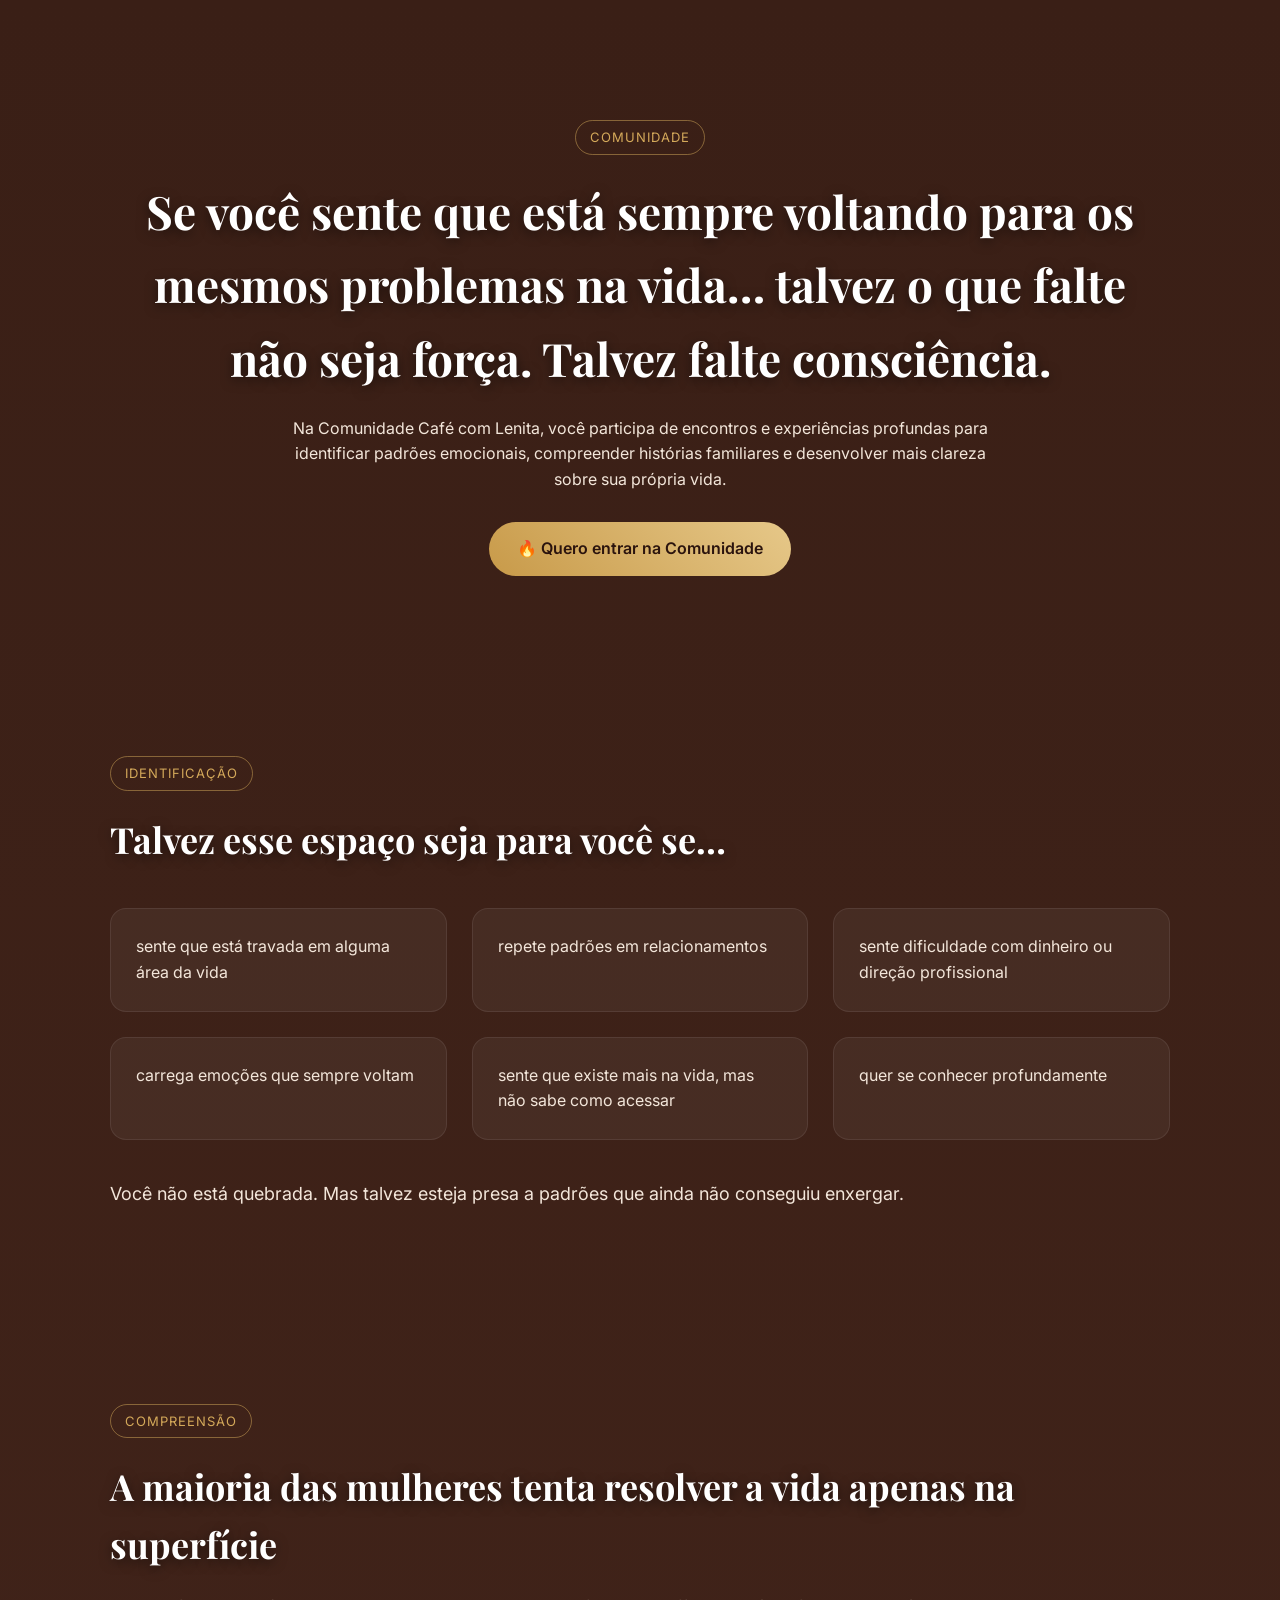
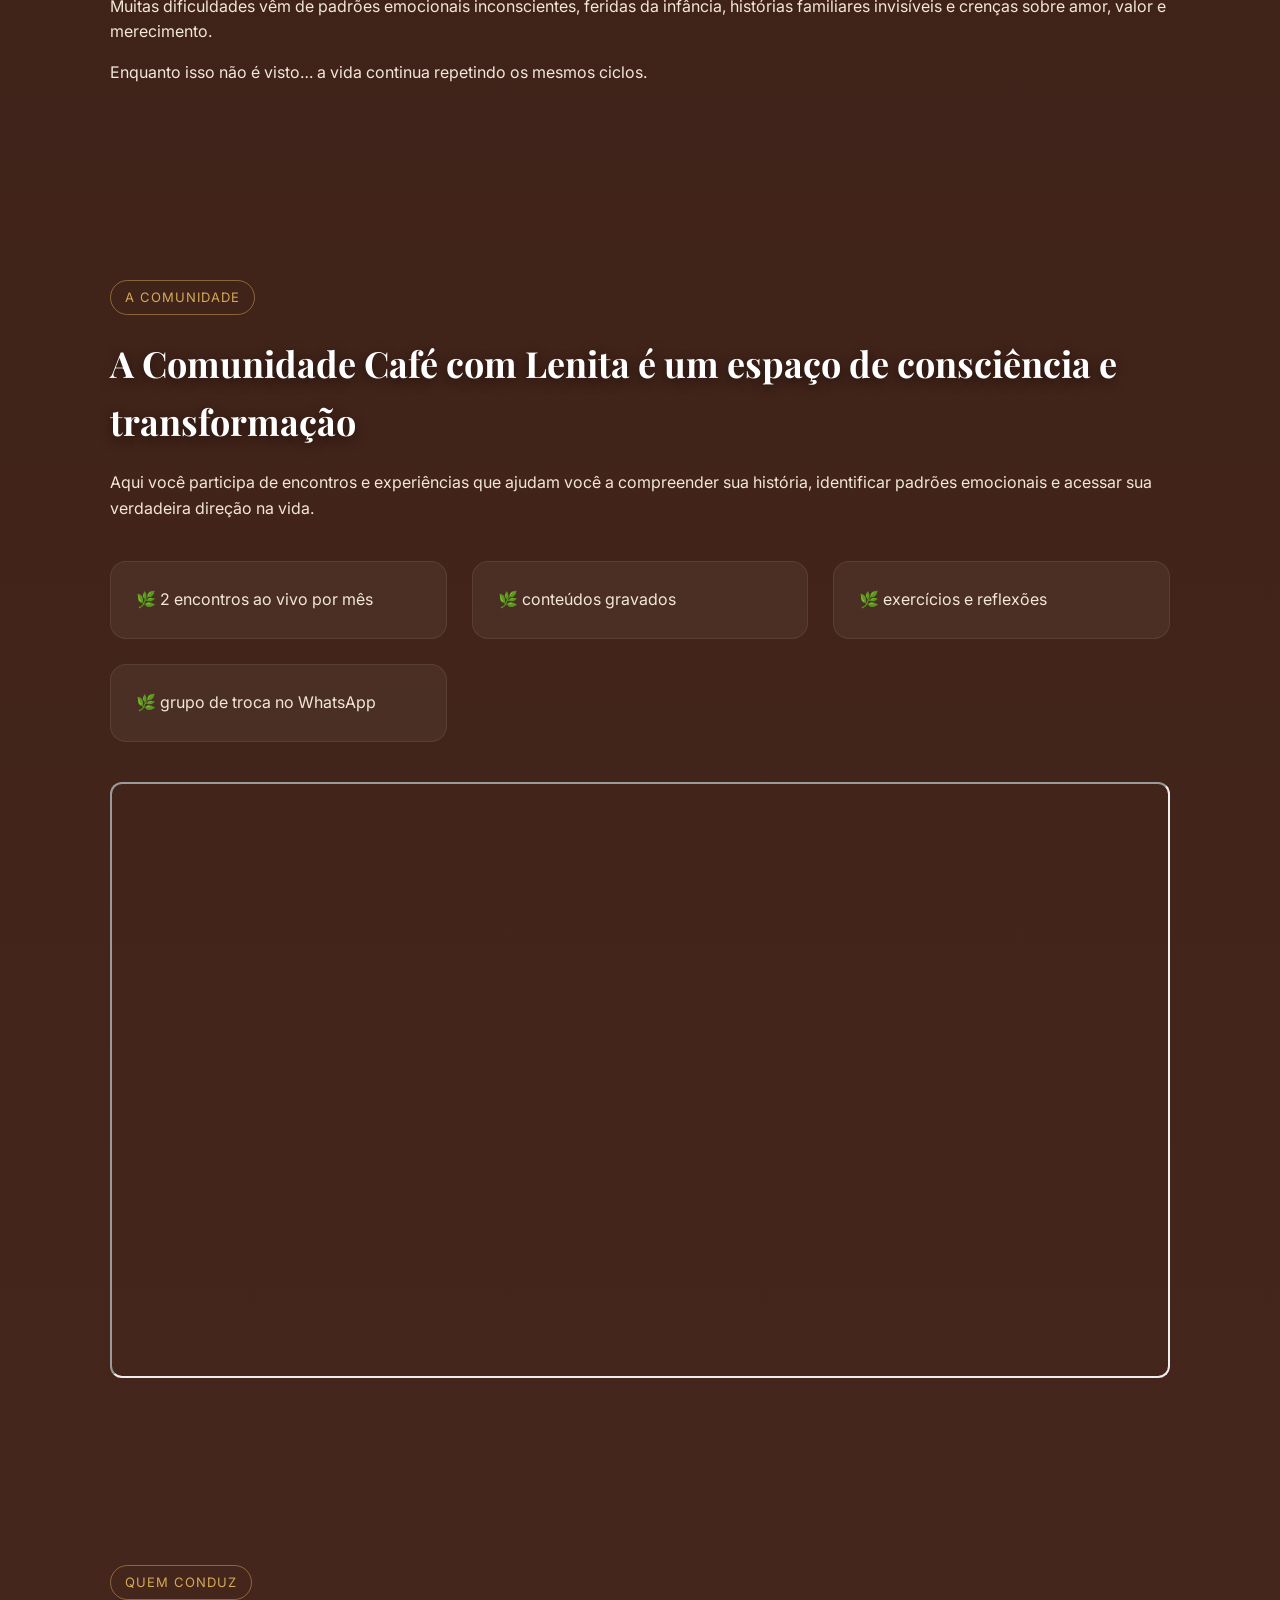
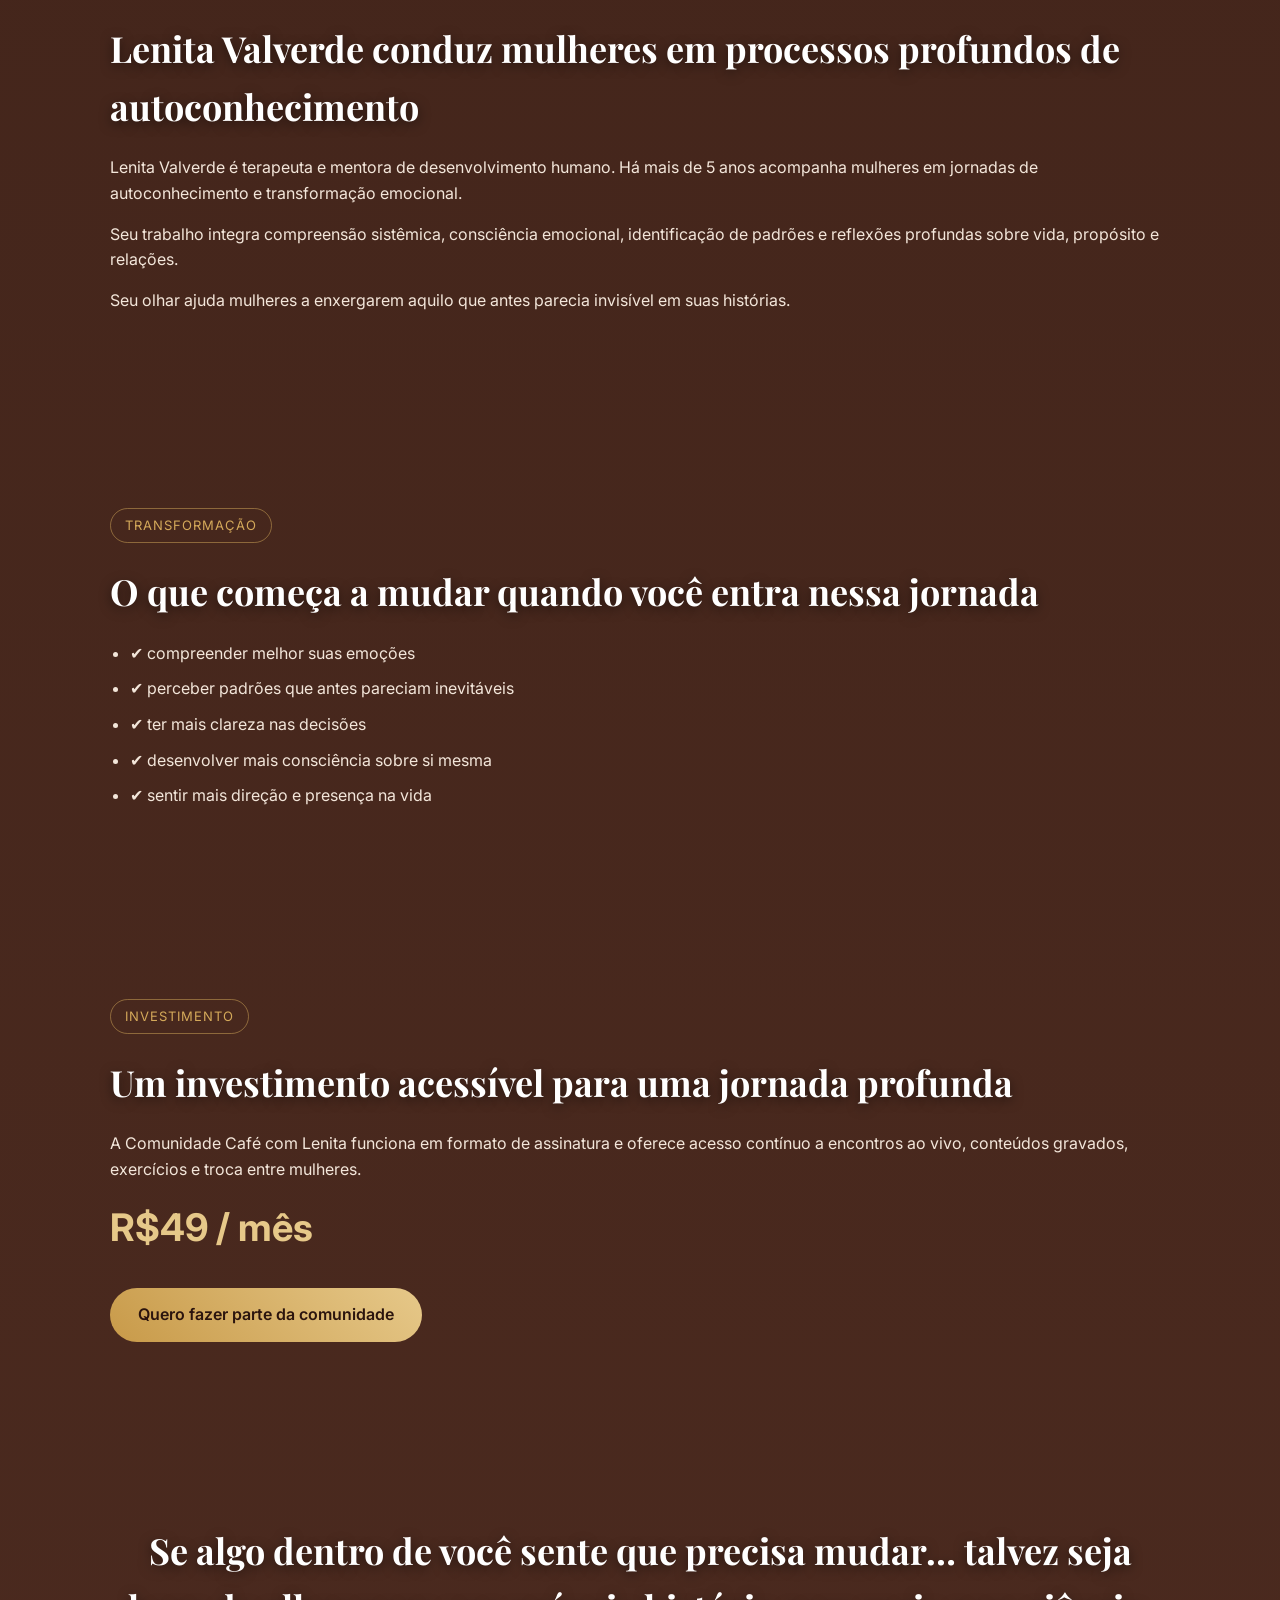
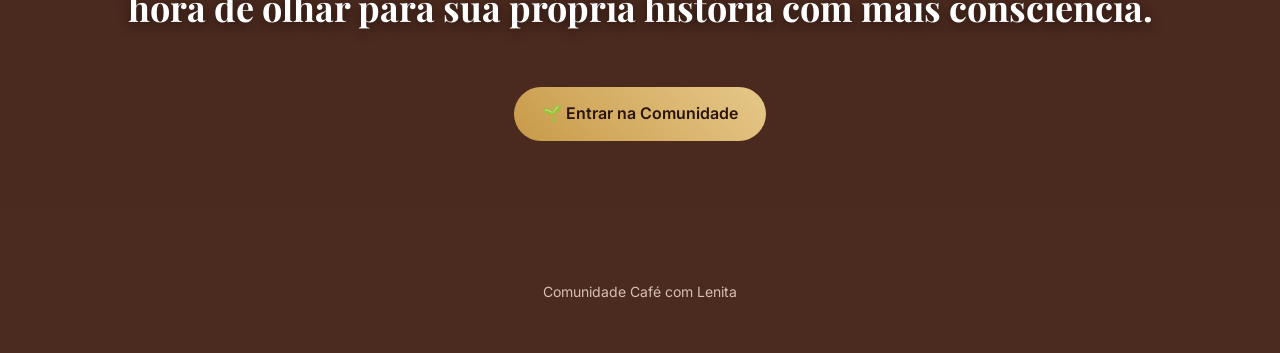
<file: cafe-lenita-v4/index.html>
<!DOCTYPE html>
<html lang="pt-br">
<head>
<meta charset="UTF-8">
<meta name="viewport" content="width=device-width, initial-scale=1.0">

<title>Café com Lenita</title>

<link href="https://fonts.googleapis.com/css2?family=Playfair+Display:wght@500;600;700&family=Inter:wght@300;400;500;600&display=swap" rel="stylesheet">

<style>

:root{

--bg-main:#3a1f16;
--bg-soft:#4b2a1f;
--bg-section:#5a3325;

--gold:#d4a95a;
--gold-soft:#e6c889;

--text-main:#ffffff;
--text-soft:#f3e6da;
--text-muted:#d6c1ae;

}

*{
box-sizing:border-box;
margin:0;
padding:0;
}

body{

font-family:Inter;
background:linear-gradient(180deg,#3a1f16,#4b2a1f);
color:var(--text-soft);
line-height:1.6;

}

section{
padding:90px 20px;
max-width:1100px;
margin:auto;
position:relative;
}

h1,h2,h3{
font-family:"Playfair Display";
color:var(--text-main);
text-shadow:0 3px 12px rgba(0,0,0,0.5);
}

h1{
font-size:46px;
margin-bottom:20px;
}

h2{
font-size:36px;
margin-bottom:20px;
}

p{
color:var(--text-soft);
margin-bottom:15px;
}

.section-label{

display:inline-block;
border:1px solid rgba(212,169,90,0.5);
padding:6px 14px;
border-radius:30px;
color:var(--gold);
margin-bottom:20px;
font-size:13px;
letter-spacing:1px;

}

.hero{

text-align:center;
padding-top:120px;

}

.hero p{
max-width:700px;
margin:auto;
}

.button{

display:inline-block;
margin-top:30px;
padding:14px 28px;
background:linear-gradient(45deg,#c89a49,#e6c889);
border-radius:40px;
color:#2b140e;
font-weight:600;
text-decoration:none;
transition:0.3s;

}

.button:hover{

transform:translateY(-3px);
box-shadow:0 10px 20px rgba(0,0,0,0.4);

}

.cards{

display:grid;
grid-template-columns:repeat(auto-fit,minmax(250px,1fr));
gap:25px;
margin-top:40px;

}

.card{

background:rgba(255,255,255,0.05);
padding:25px;
border-radius:16px;
border:1px solid rgba(255,255,255,0.08);
transition:0.3s;

}

.card:hover{

transform:translateY(-6px);
background:rgba(255,255,255,0.08);

}

ul{
margin-top:15px;
padding-left:20px;
}

li{
margin-bottom:10px;
}

.video{

margin-top:40px;
aspect-ratio:16/9;

}

iframe{

width:100%;
height:100%;
border-radius:12px;

}

.price{

font-size:38px;
color:var(--gold-soft);
font-weight:700;
margin-top:10px;

}

footer{

text-align:center;
padding:50px;
font-size:14px;
color:var(--text-muted);

}

</style>

</head>

<body>

<section class="hero">

<div class="section-label">COMUNIDADE</div>

<h1>
Se você sente que está sempre voltando para os mesmos problemas na vida…
talvez o que falte não seja força.
Talvez falte consciência.
</h1>

<p>
Na Comunidade Café com Lenita, você participa de encontros e experiências profundas para identificar padrões emocionais, compreender histórias familiares e desenvolver mais clareza sobre sua própria vida.
</p>

<a class="button" href="#">🔥 Quero entrar na Comunidade</a>

</section>

<section>

<div class="section-label">IDENTIFICAÇÃO</div>

<h2>Talvez esse espaço seja para você se…</h2>

<div class="cards">

<div class="card">sente que está travada em alguma área da vida</div>

<div class="card">repete padrões em relacionamentos</div>

<div class="card">sente dificuldade com dinheiro ou direção profissional</div>

<div class="card">carrega emoções que sempre voltam</div>

<div class="card">sente que existe mais na vida, mas não sabe como acessar</div>

<div class="card">quer se conhecer profundamente</div>

</div>

<p style="margin-top:40px;font-size:18px;">
Você não está quebrada.
Mas talvez esteja presa a padrões que ainda não conseguiu enxergar.
</p>

</section>

<section>

<div class="section-label">COMPREENSÃO</div>

<h2>A maioria das mulheres tenta resolver a vida apenas na superfície</h2>

<p>
Muitas dificuldades vêm de padrões emocionais inconscientes, feridas da infância, histórias familiares invisíveis e crenças sobre amor, valor e merecimento.
</p>

<p>
Enquanto isso não é visto… a vida continua repetindo os mesmos ciclos.
</p>

</section>

<section>

<div class="section-label">A COMUNIDADE</div>

<h2>A Comunidade Café com Lenita é um espaço de consciência e transformação</h2>

<p>
Aqui você participa de encontros e experiências que ajudam você a compreender sua história, identificar padrões emocionais e acessar sua verdadeira direção na vida.
</p>

<div class="cards">

<div class="card">
🌿 2 encontros ao vivo por mês
</div>

<div class="card">
🌿 conteúdos gravados
</div>

<div class="card">
🌿 exercícios e reflexões
</div>

<div class="card">
🌿 grupo de troca no WhatsApp
</div>

</div>

<div class="video">

<iframe src="https://www.youtube.com/embed/L4Danhuouyk" allowfullscreen></iframe>

</div>

</section>

<section>

<div class="section-label">QUEM CONDUZ</div>

<h2>
Lenita Valverde conduz mulheres em processos profundos de autoconhecimento
</h2>

<p>
Lenita Valverde é terapeuta e mentora de desenvolvimento humano.
Há mais de 5 anos acompanha mulheres em jornadas de autoconhecimento e transformação emocional.
</p>

<p>
Seu trabalho integra compreensão sistêmica, consciência emocional, identificação de padrões e reflexões profundas sobre vida, propósito e relações.
</p>

<p>
Seu olhar ajuda mulheres a enxergarem aquilo que antes parecia invisível em suas histórias.
</p>

</section>

<section>

<div class="section-label">TRANSFORMAÇÃO</div>

<h2>O que começa a mudar quando você entra nessa jornada</h2>

<ul>

<li>✔ compreender melhor suas emoções</li>
<li>✔ perceber padrões que antes pareciam inevitáveis</li>
<li>✔ ter mais clareza nas decisões</li>
<li>✔ desenvolver mais consciência sobre si mesma</li>
<li>✔ sentir mais direção e presença na vida</li>

</ul>

</section>

<section>

<div class="section-label">INVESTIMENTO</div>

<h2>Um investimento acessível para uma jornada profunda</h2>

<p>
A Comunidade Café com Lenita funciona em formato de assinatura e oferece acesso contínuo a encontros ao vivo, conteúdos gravados, exercícios e troca entre mulheres.
</p>

<div class="price">
R$49 / mês
</div>

<a class="button" href="#">Quero fazer parte da comunidade</a>

</section>

<section style="text-align:center">

<h2>
Se algo dentro de você sente que precisa mudar…
talvez seja hora de olhar para sua própria história com mais consciência.
</h2>

<a class="button" href="#">🌱 Entrar na Comunidade</a>

</section>

<footer>

Comunidade Café com Lenita

</footer>

</body>
</html>
</file>
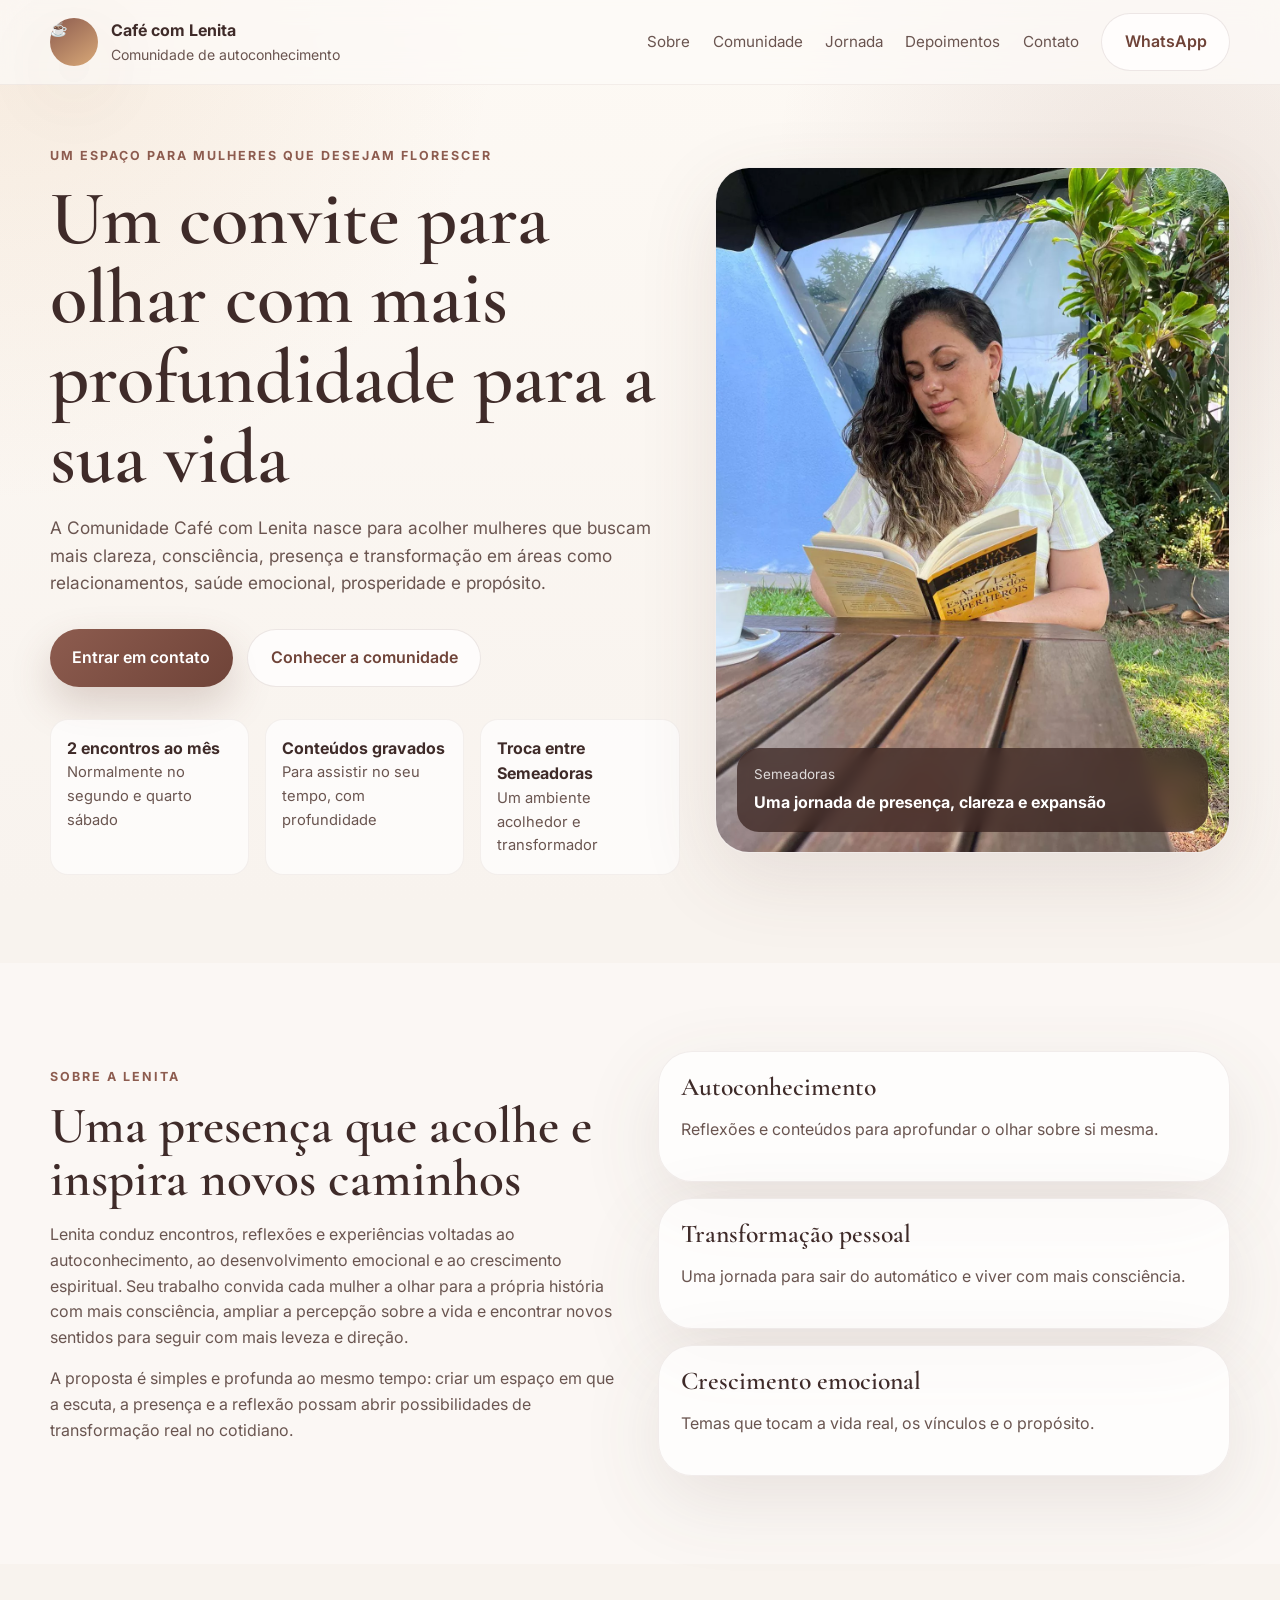
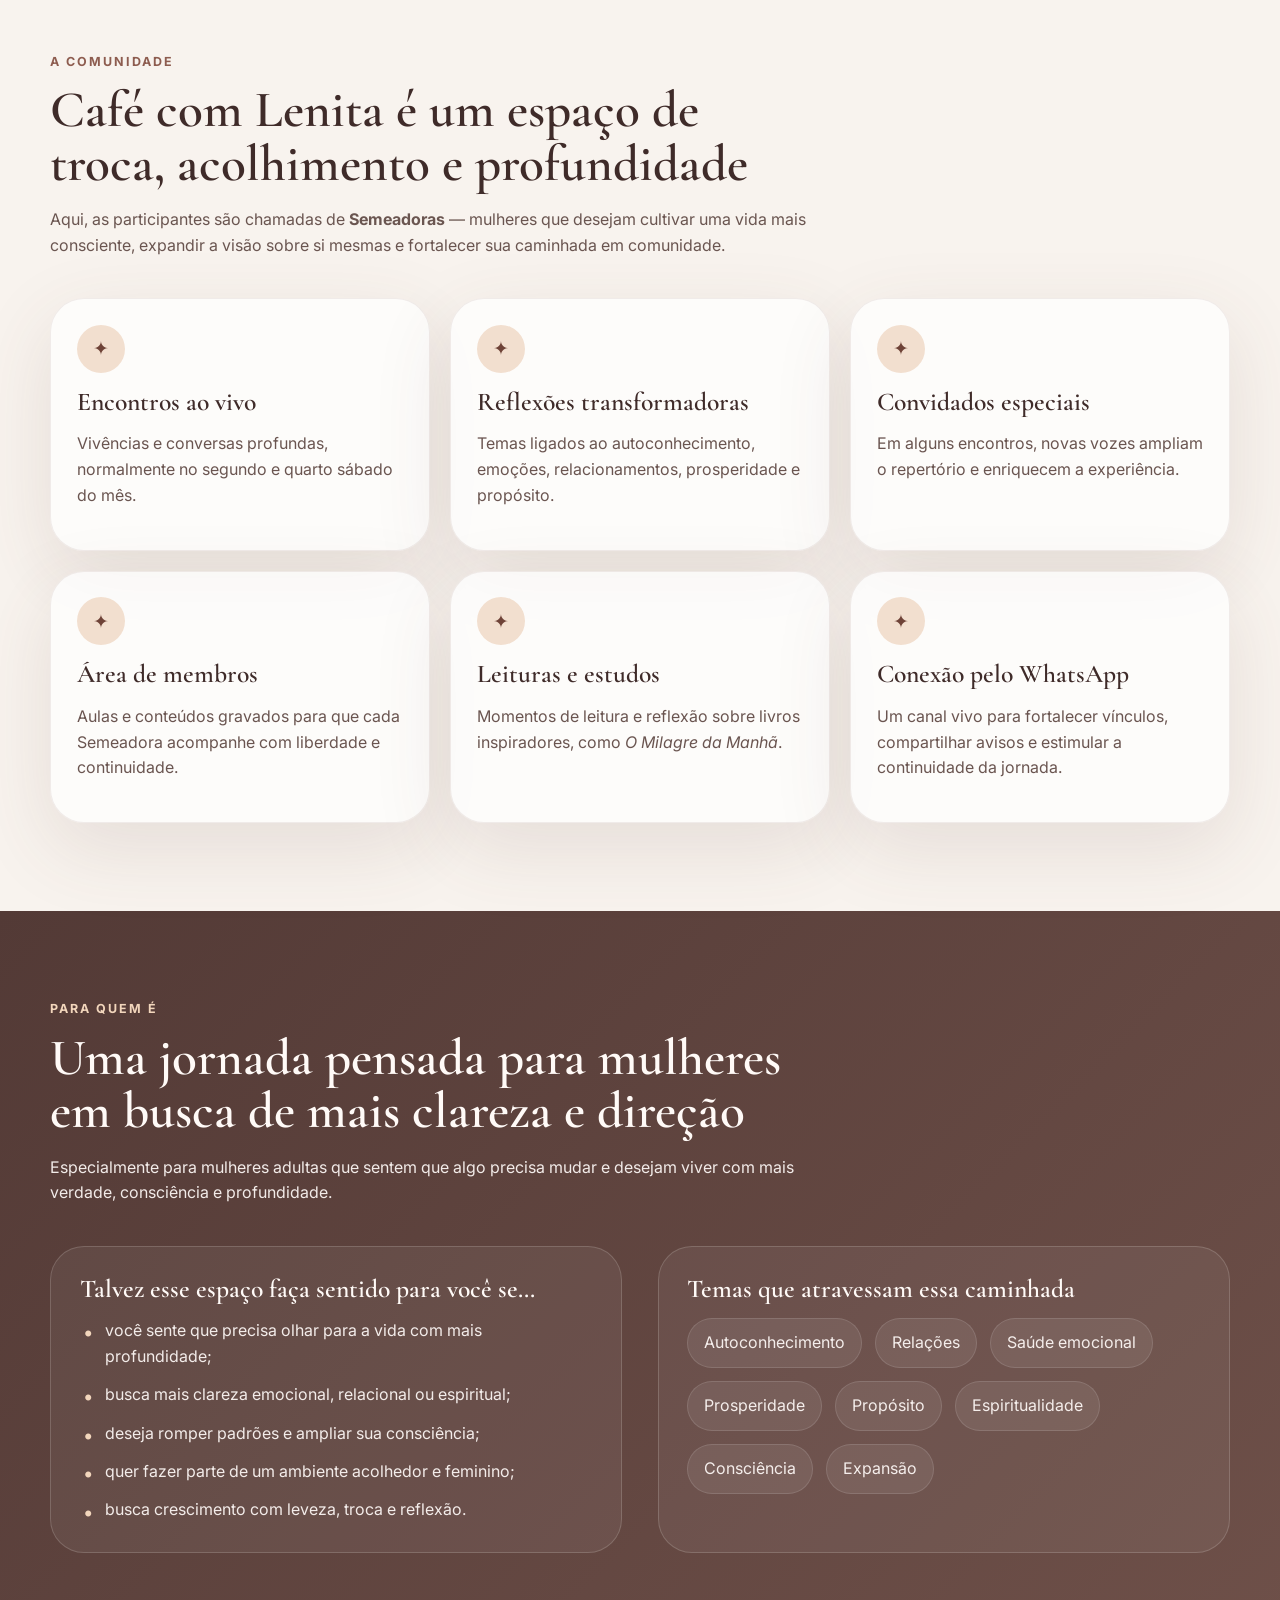
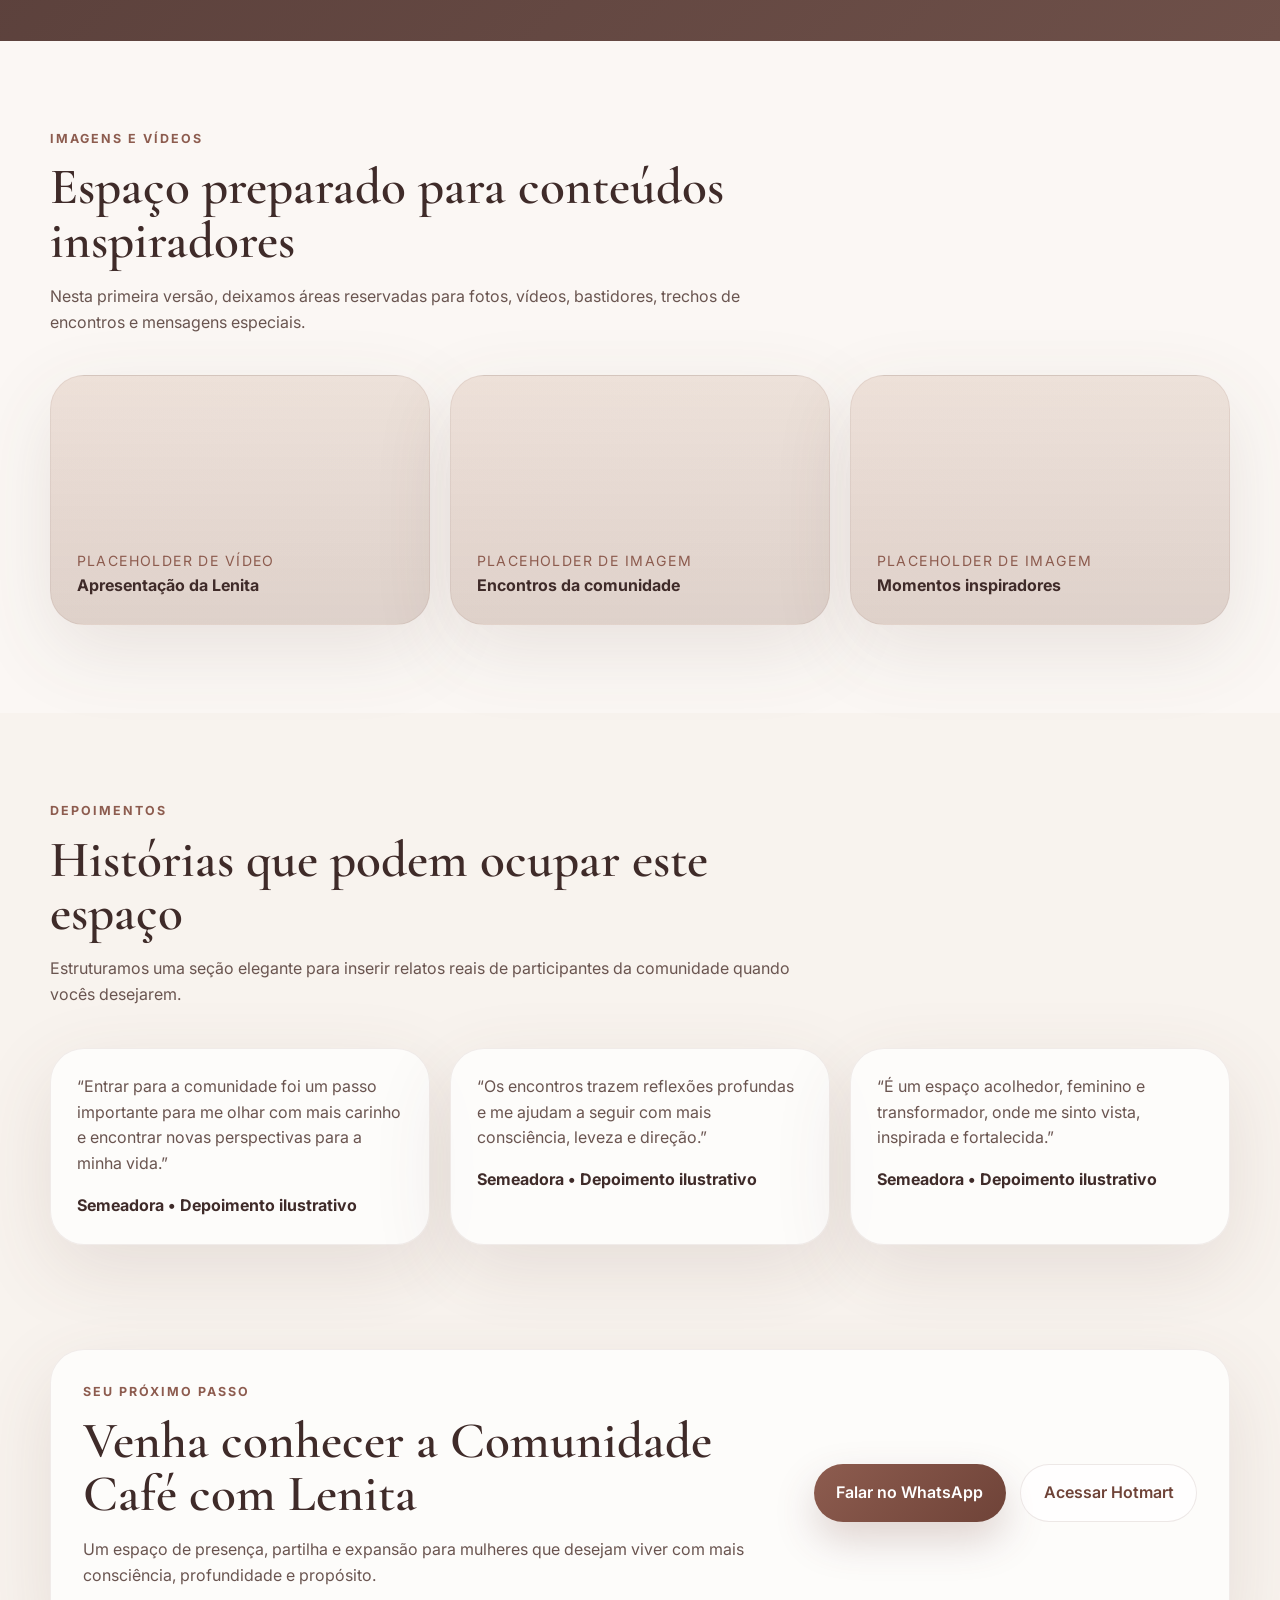
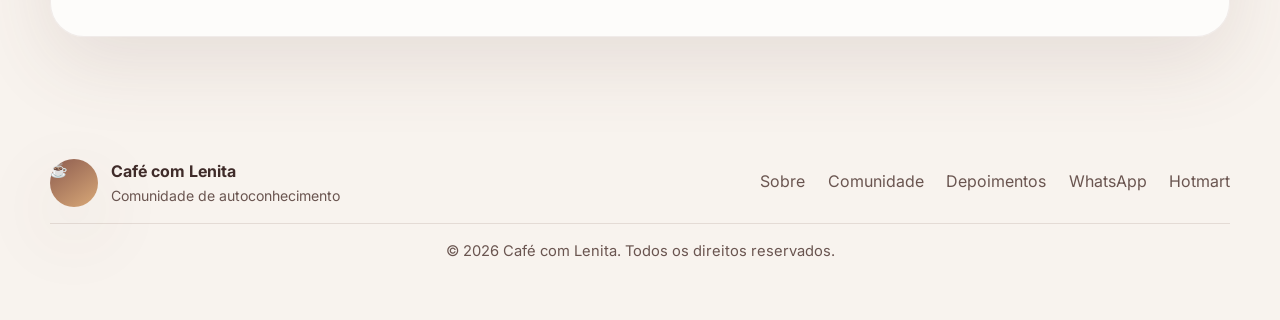
<file: files/index.html>
<!DOCTYPE html>
<html lang="pt-BR">
  <head>
    <meta charset="UTF-8" />
    <meta name="viewport" content="width=device-width, initial-scale=1.0" />
    <meta
      name="description"
      content="Comunidade Café com Lenita — um espaço acolhedor de autoconhecimento, reflexão e transformação pessoal para mulheres que desejam viver com mais clareza, leveza e propósito."
    />
    <title>Café com Lenita | Comunidade de Autoconhecimento</title>
    <link rel="preconnect" href="https://fonts.googleapis.com" />
    <link rel="preconnect" href="https://fonts.gstatic.com" crossorigin />
    <link
      href="https://fonts.googleapis.com/css2?family=Cormorant+Garamond:wght@400;500;600;700&family=Inter:wght@400;500;600;700&display=swap"
      rel="stylesheet"
    />
    <link rel="stylesheet" href="style.css" />
  </head>
  <body>
    <div class="page-bg"></div>

    <header class="site-header" id="topo">
      <div class="container nav">
        <a href="#topo" class="brand" aria-label="Página inicial Café com Lenita">
          <span class="brand-mark">☕</span>
          <div>
            <strong>Café com Lenita</strong>
            <span>Comunidade de autoconhecimento</span>
          </div>
        </a>

        <button class="menu-toggle" aria-label="Abrir menu" aria-expanded="false">
          <span></span>
          <span></span>
          <span></span>
        </button>

        <nav class="nav-links">
          <a href="#sobre">Sobre</a>
          <a href="#comunidade">Comunidade</a>
          <a href="#jornada">Jornada</a>
          <a href="#depoimentos">Depoimentos</a>
          <a href="#contato">Contato</a>
          <a class="btn btn-soft" href="https://wa.me/5500000000000" target="_blank" rel="noreferrer">WhatsApp</a>
        </nav>
      </div>
    </header>

    <main>
      <section class="hero section">
        <div class="container hero-grid">
          <div class="hero-copy reveal">
            <p class="eyebrow">Um espaço para mulheres que desejam florescer</p>
            <h1>
              Um convite para olhar com mais profundidade para a sua vida
            </h1>
            <p class="hero-text">
              A Comunidade Café com Lenita nasce para acolher mulheres que buscam
              mais clareza, consciência, presença e transformação em áreas como
              relacionamentos, saúde emocional, prosperidade e propósito.
            </p>

            <div class="hero-actions">
              <a class="btn btn-primary" href="https://wa.me/5500000000000" target="_blank" rel="noreferrer">
                Entrar em contato
              </a>
              <a class="btn btn-secondary" href="https://go.hotmart.com/SEU-LINK" target="_blank" rel="noreferrer">
                Conhecer a comunidade
              </a>
            </div>

            <div class="hero-highlights">
              <div>
                <strong>2 encontros ao mês</strong>
                <span>Normalmente no segundo e quarto sábado</span>
              </div>
              <div>
                <strong>Conteúdos gravados</strong>
                <span>Para assistir no seu tempo, com profundidade</span>
              </div>
              <div>
                <strong>Troca entre Semeadoras</strong>
                <span>Um ambiente acolhedor e transformador</span>
              </div>
            </div>
          </div>

          <div class="hero-media reveal reveal-delay-1">
            <div class="image-card main-photo">
              <img src="foto1.webp" alt="Lenita em um ambiente acolhedor e inspirador" />
              <div class="image-badge">
                <span>Semeadoras</span>
                <strong>Uma jornada de presença, clareza e expansão</strong>
              </div>
            </div>
          </div>
        </div>
      </section>

      <section class="section section-soft" id="sobre">
        <div class="container split-grid">
          <div class="section-copy reveal">
            <p class="eyebrow">Sobre a Lenita</p>
            <h2>Uma presença que acolhe e inspira novos caminhos</h2>
            <p>
              Lenita conduz encontros, reflexões e experiências voltadas ao
              autoconhecimento, ao desenvolvimento emocional e ao crescimento
              espiritual. Seu trabalho convida cada mulher a olhar para a própria
              história com mais consciência, ampliar a percepção sobre a vida e
              encontrar novos sentidos para seguir com mais leveza e direção.
            </p>
            <p>
              A proposta é simples e profunda ao mesmo tempo: criar um espaço em
              que a escuta, a presença e a reflexão possam abrir possibilidades de
              transformação real no cotidiano.
            </p>
          </div>

          <div class="floating-cards reveal reveal-delay-2">
            <article class="mini-card">
              <h3>Autoconhecimento</h3>
              <p>Reflexões e conteúdos para aprofundar o olhar sobre si mesma.</p>
            </article>
            <article class="mini-card">
              <h3>Transformação pessoal</h3>
              <p>Uma jornada para sair do automático e viver com mais consciência.</p>
            </article>
            <article class="mini-card">
              <h3>Crescimento emocional</h3>
              <p>Temas que tocam a vida real, os vínculos e o propósito.</p>
            </article>
          </div>
        </div>
      </section>

      <section class="section" id="comunidade">
        <div class="container">
          <div class="section-heading reveal">
            <p class="eyebrow">A comunidade</p>
            <h2>Café com Lenita é um espaço de troca, acolhimento e profundidade</h2>
            <p>
              Aqui, as participantes são chamadas de <strong>Semeadoras</strong> —
              mulheres que desejam cultivar uma vida mais consciente, expandir a
              visão sobre si mesmas e fortalecer sua caminhada em comunidade.
            </p>
          </div>

          <div class="features-grid">
            <article class="feature-card reveal">
              <span class="feature-icon">✦</span>
              <h3>Encontros ao vivo</h3>
              <p>
                Vivências e conversas profundas, normalmente no segundo e quarto
                sábado do mês.
              </p>
            </article>
            <article class="feature-card reveal reveal-delay-1">
              <span class="feature-icon">✦</span>
              <h3>Reflexões transformadoras</h3>
              <p>
                Temas ligados ao autoconhecimento, emoções, relacionamentos,
                prosperidade e propósito.
              </p>
            </article>
            <article class="feature-card reveal reveal-delay-2">
              <span class="feature-icon">✦</span>
              <h3>Convidados especiais</h3>
              <p>
                Em alguns encontros, novas vozes ampliam o repertório e enriquecem
                a experiência.
              </p>
            </article>
            <article class="feature-card reveal">
              <span class="feature-icon">✦</span>
              <h3>Área de membros</h3>
              <p>
                Aulas e conteúdos gravados para que cada Semeadora acompanhe com
                liberdade e continuidade.
              </p>
            </article>
            <article class="feature-card reveal reveal-delay-1">
              <span class="feature-icon">✦</span>
              <h3>Leituras e estudos</h3>
              <p>
                Momentos de leitura e reflexão sobre livros inspiradores, como
                <em>O Milagre da Manhã</em>.
              </p>
            </article>
            <article class="feature-card reveal reveal-delay-2">
              <span class="feature-icon">✦</span>
              <h3>Conexão pelo WhatsApp</h3>
              <p>
                Um canal vivo para fortalecer vínculos, compartilhar avisos e
                estimular a continuidade da jornada.
              </p>
            </article>
          </div>
        </div>
      </section>

      <section class="section section-dark" id="jornada">
        <div class="container">
          <div class="section-heading reveal">
            <p class="eyebrow">Para quem é</p>
            <h2>Uma jornada pensada para mulheres em busca de mais clareza e direção</h2>
            <p>
              Especialmente para mulheres adultas que sentem que algo precisa mudar
              e desejam viver com mais verdade, consciência e profundidade.
            </p>
          </div>

          <div class="journey-grid">
            <div class="journey-column reveal">
              <h3>Talvez esse espaço faça sentido para você se...</h3>
              <ul class="check-list">
                <li>você sente que precisa olhar para a vida com mais profundidade;</li>
                <li>busca mais clareza emocional, relacional ou espiritual;</li>
                <li>deseja romper padrões e ampliar sua consciência;</li>
                <li>quer fazer parte de um ambiente acolhedor e feminino;</li>
                <li>busca crescimento com leveza, troca e reflexão.</li>
              </ul>
            </div>

            <div class="journey-column reveal reveal-delay-1">
              <h3>Temas que atravessam essa caminhada</h3>
              <div class="tag-list">
                <span>Autoconhecimento</span>
                <span>Relações</span>
                <span>Saúde emocional</span>
                <span>Prosperidade</span>
                <span>Propósito</span>
                <span>Espiritualidade</span>
                <span>Consciência</span>
                <span>Expansão</span>
              </div>
            </div>
          </div>
        </div>
      </section>

      <section class="section section-soft" id="midia">
        <div class="container">
          <div class="section-heading reveal">
            <p class="eyebrow">Imagens e vídeos</p>
            <h2>Espaço preparado para conteúdos inspiradores</h2>
            <p>
              Nesta primeira versão, deixamos áreas reservadas para fotos,
              vídeos, bastidores, trechos de encontros e mensagens especiais.
            </p>
          </div>

          <div class="media-grid">
            <div class="media-placeholder reveal">
              <span>Placeholder de vídeo</span>
              <strong>Apresentação da Lenita</strong>
            </div>
            <div class="media-placeholder reveal reveal-delay-1">
              <span>Placeholder de imagem</span>
              <strong>Encontros da comunidade</strong>
            </div>
            <div class="media-placeholder reveal reveal-delay-2">
              <span>Placeholder de imagem</span>
              <strong>Momentos inspiradores</strong>
            </div>
          </div>
        </div>
      </section>

      <section class="section" id="depoimentos">
        <div class="container">
          <div class="section-heading reveal">
            <p class="eyebrow">Depoimentos</p>
            <h2>Histórias que podem ocupar este espaço</h2>
            <p>
              Estruturamos uma seção elegante para inserir relatos reais de
              participantes da comunidade quando vocês desejarem.
            </p>
          </div>

          <div class="testimonials-grid">
            <article class="testimonial-card reveal">
              <p>
                “Entrar para a comunidade foi um passo importante para me olhar com
                mais carinho e encontrar novas perspectivas para a minha vida.”
              </p>
              <strong>Semeadora • Depoimento ilustrativo</strong>
            </article>
            <article class="testimonial-card reveal reveal-delay-1">
              <p>
                “Os encontros trazem reflexões profundas e me ajudam a seguir com
                mais consciência, leveza e direção.”
              </p>
              <strong>Semeadora • Depoimento ilustrativo</strong>
            </article>
            <article class="testimonial-card reveal reveal-delay-2">
              <p>
                “É um espaço acolhedor, feminino e transformador, onde me sinto
                vista, inspirada e fortalecida.”
              </p>
              <strong>Semeadora • Depoimento ilustrativo</strong>
            </article>
          </div>
        </div>
      </section>

      <section class="section cta-section" id="contato">
        <div class="container cta-box reveal">
          <div>
            <p class="eyebrow">Seu próximo passo</p>
            <h2>Venha conhecer a Comunidade Café com Lenita</h2>
            <p>
              Um espaço de presença, partilha e expansão para mulheres que desejam
              viver com mais consciência, profundidade e propósito.
            </p>
          </div>

          <div class="cta-actions">
            <a class="btn btn-primary" href="https://wa.me/5500000000000" target="_blank" rel="noreferrer">
              Falar no WhatsApp
            </a>
            <a class="btn btn-secondary" href="https://go.hotmart.com/SEU-LINK" target="_blank" rel="noreferrer">
              Acessar Hotmart
            </a>
          </div>
        </div>
      </section>
    </main>

    <footer class="site-footer">
      <div class="container footer-grid">
        <div>
          <a href="#topo" class="brand footer-brand">
            <span class="brand-mark">☕</span>
            <div>
              <strong>Café com Lenita</strong>
              <span>Comunidade de autoconhecimento</span>
            </div>
          </a>
        </div>

        <div class="footer-links">
          <a href="#sobre">Sobre</a>
          <a href="#comunidade">Comunidade</a>
          <a href="#depoimentos">Depoimentos</a>
          <a href="https://wa.me/5500000000000" target="_blank" rel="noreferrer">WhatsApp</a>
          <a href="https://go.hotmart.com/SEU-LINK" target="_blank" rel="noreferrer">Hotmart</a>
        </div>
      </div>
      <p class="footer-note">© 2026 Café com Lenita. Todos os direitos reservados.</p>
    </footer>

    <script src="script.js"></script>
  </body>
</html>
</file>
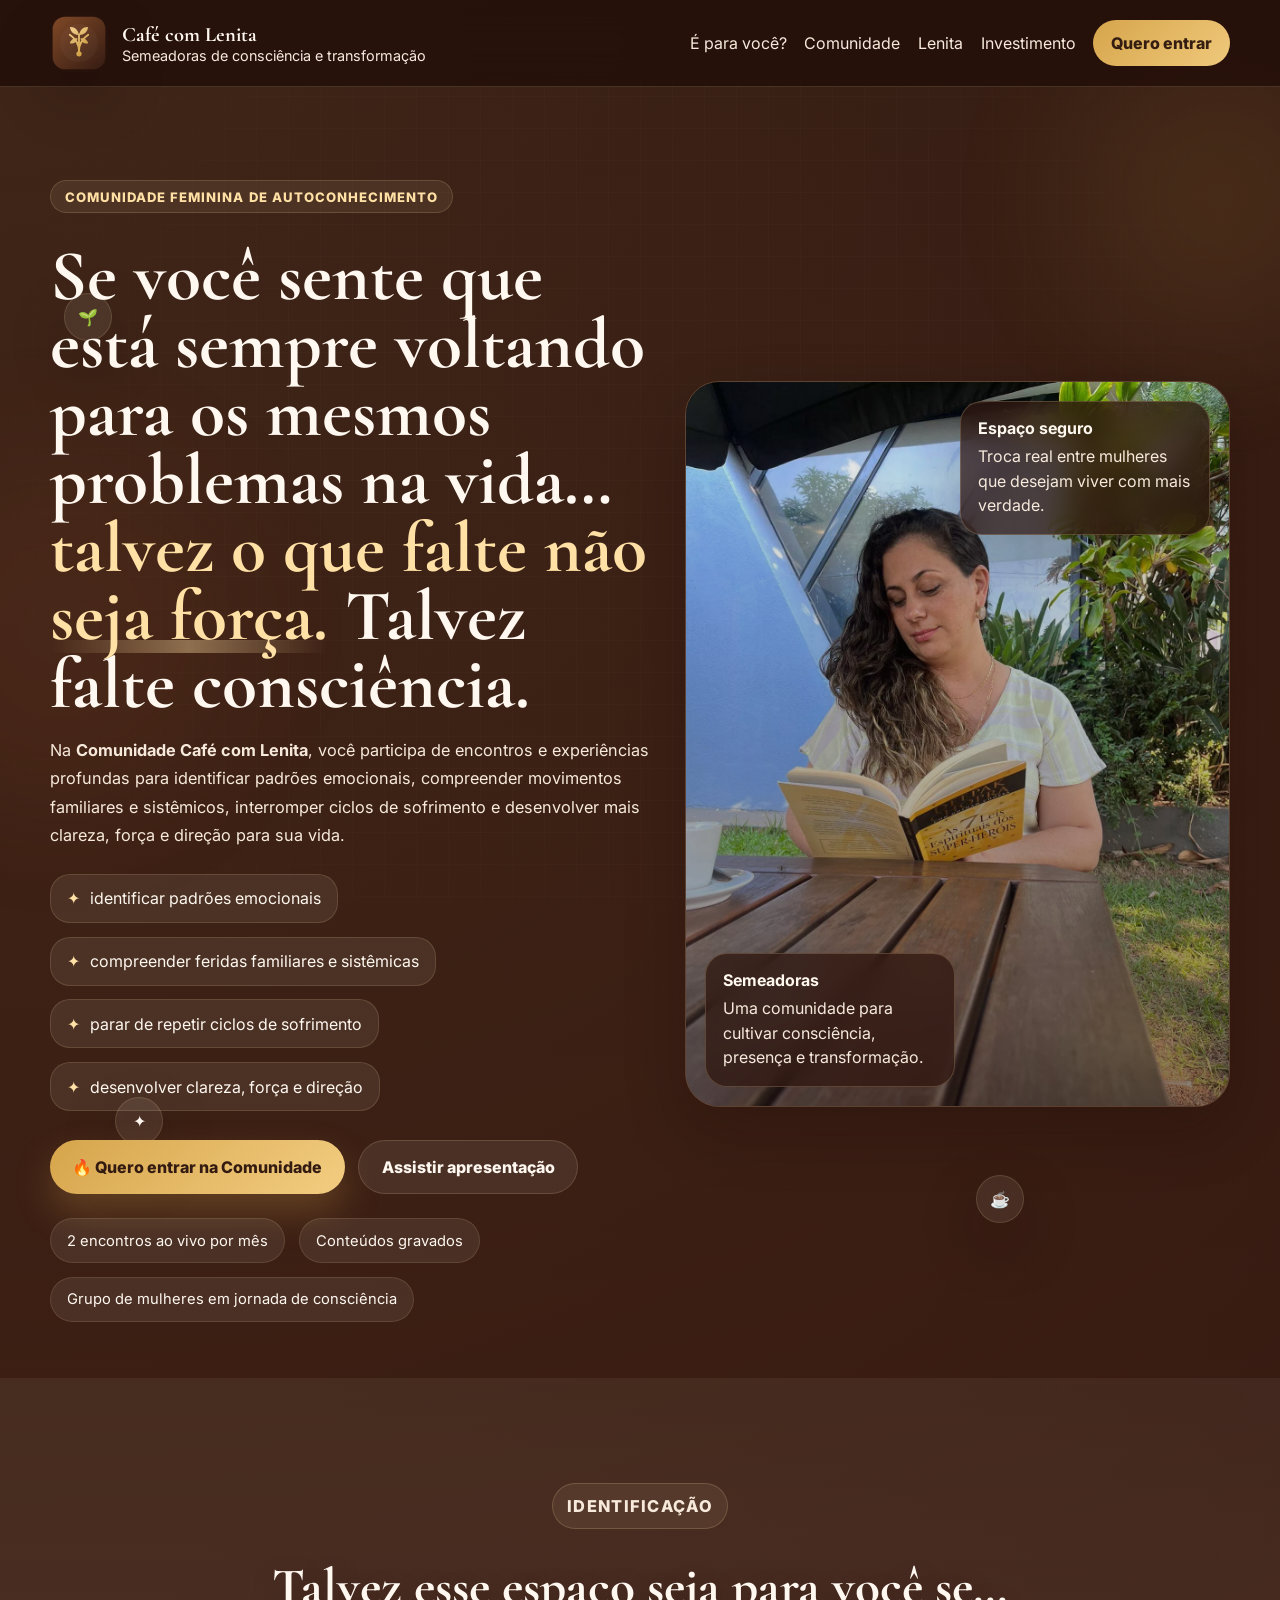
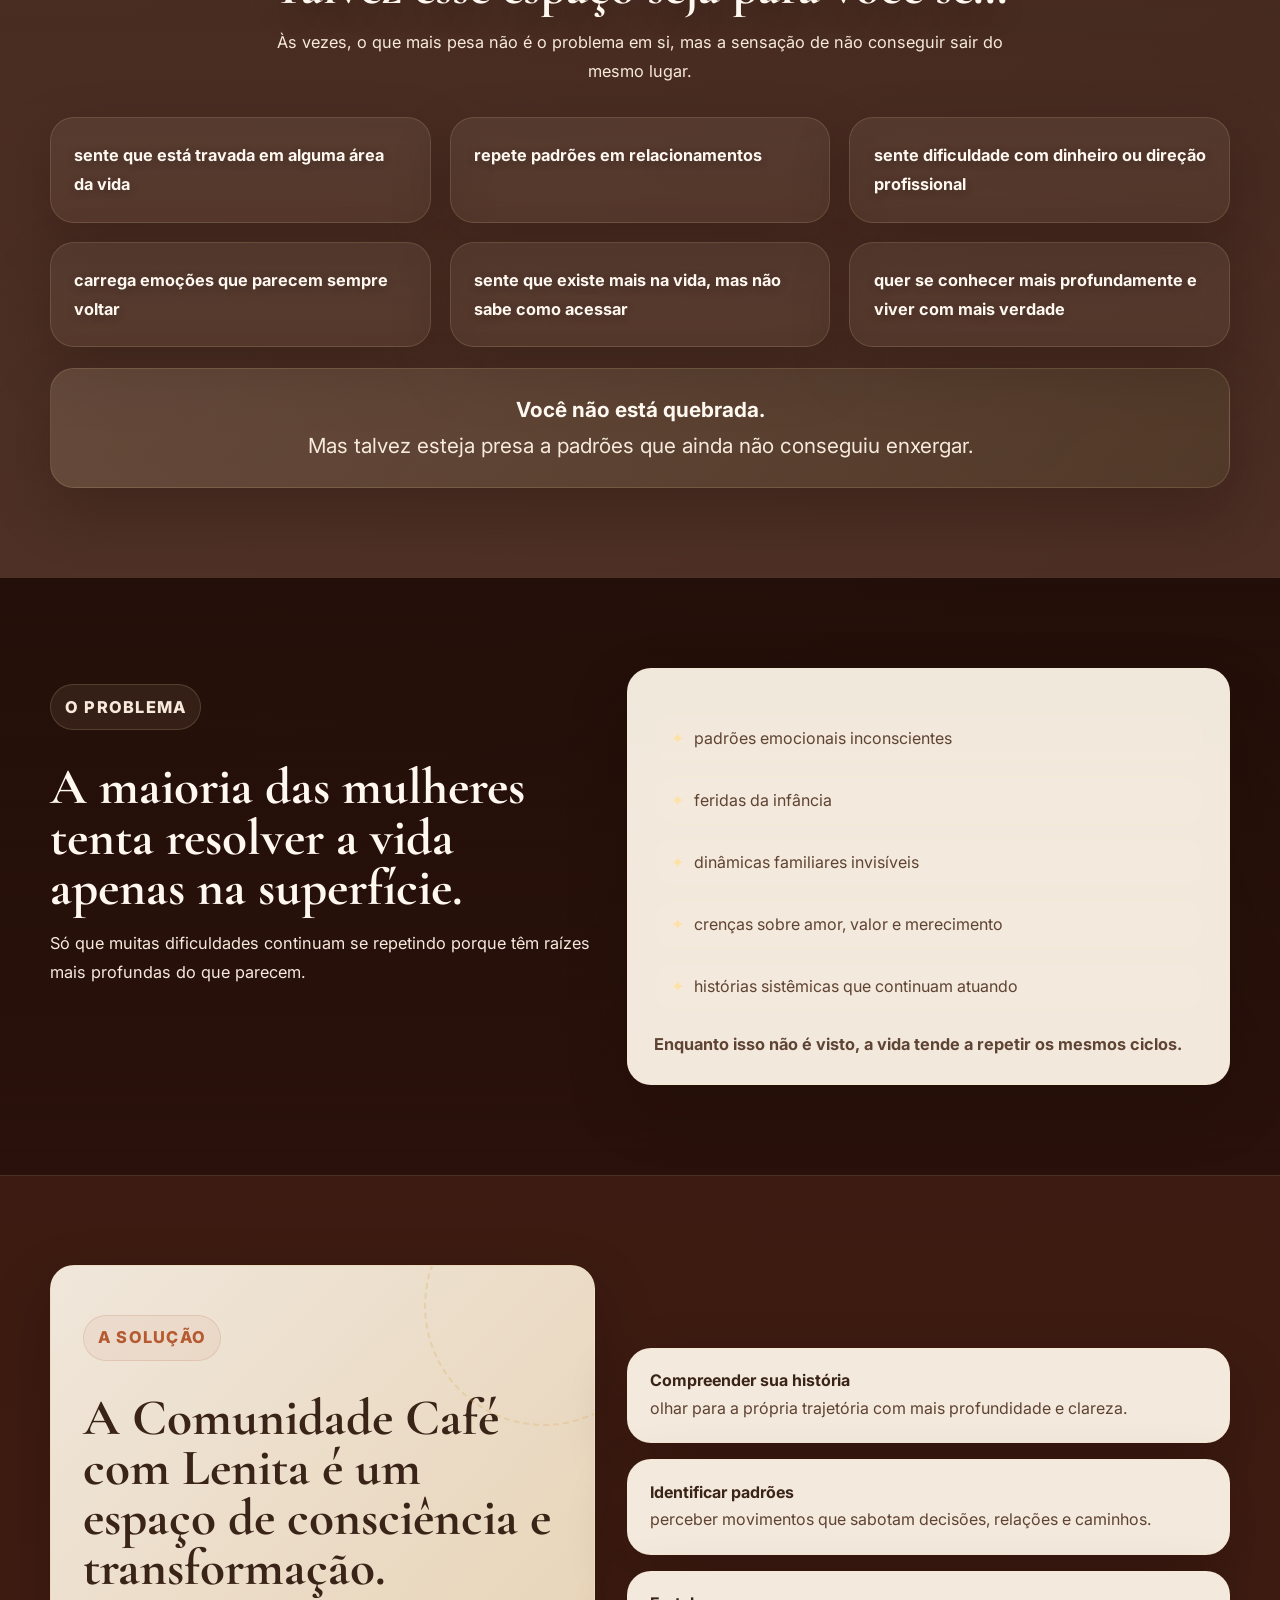
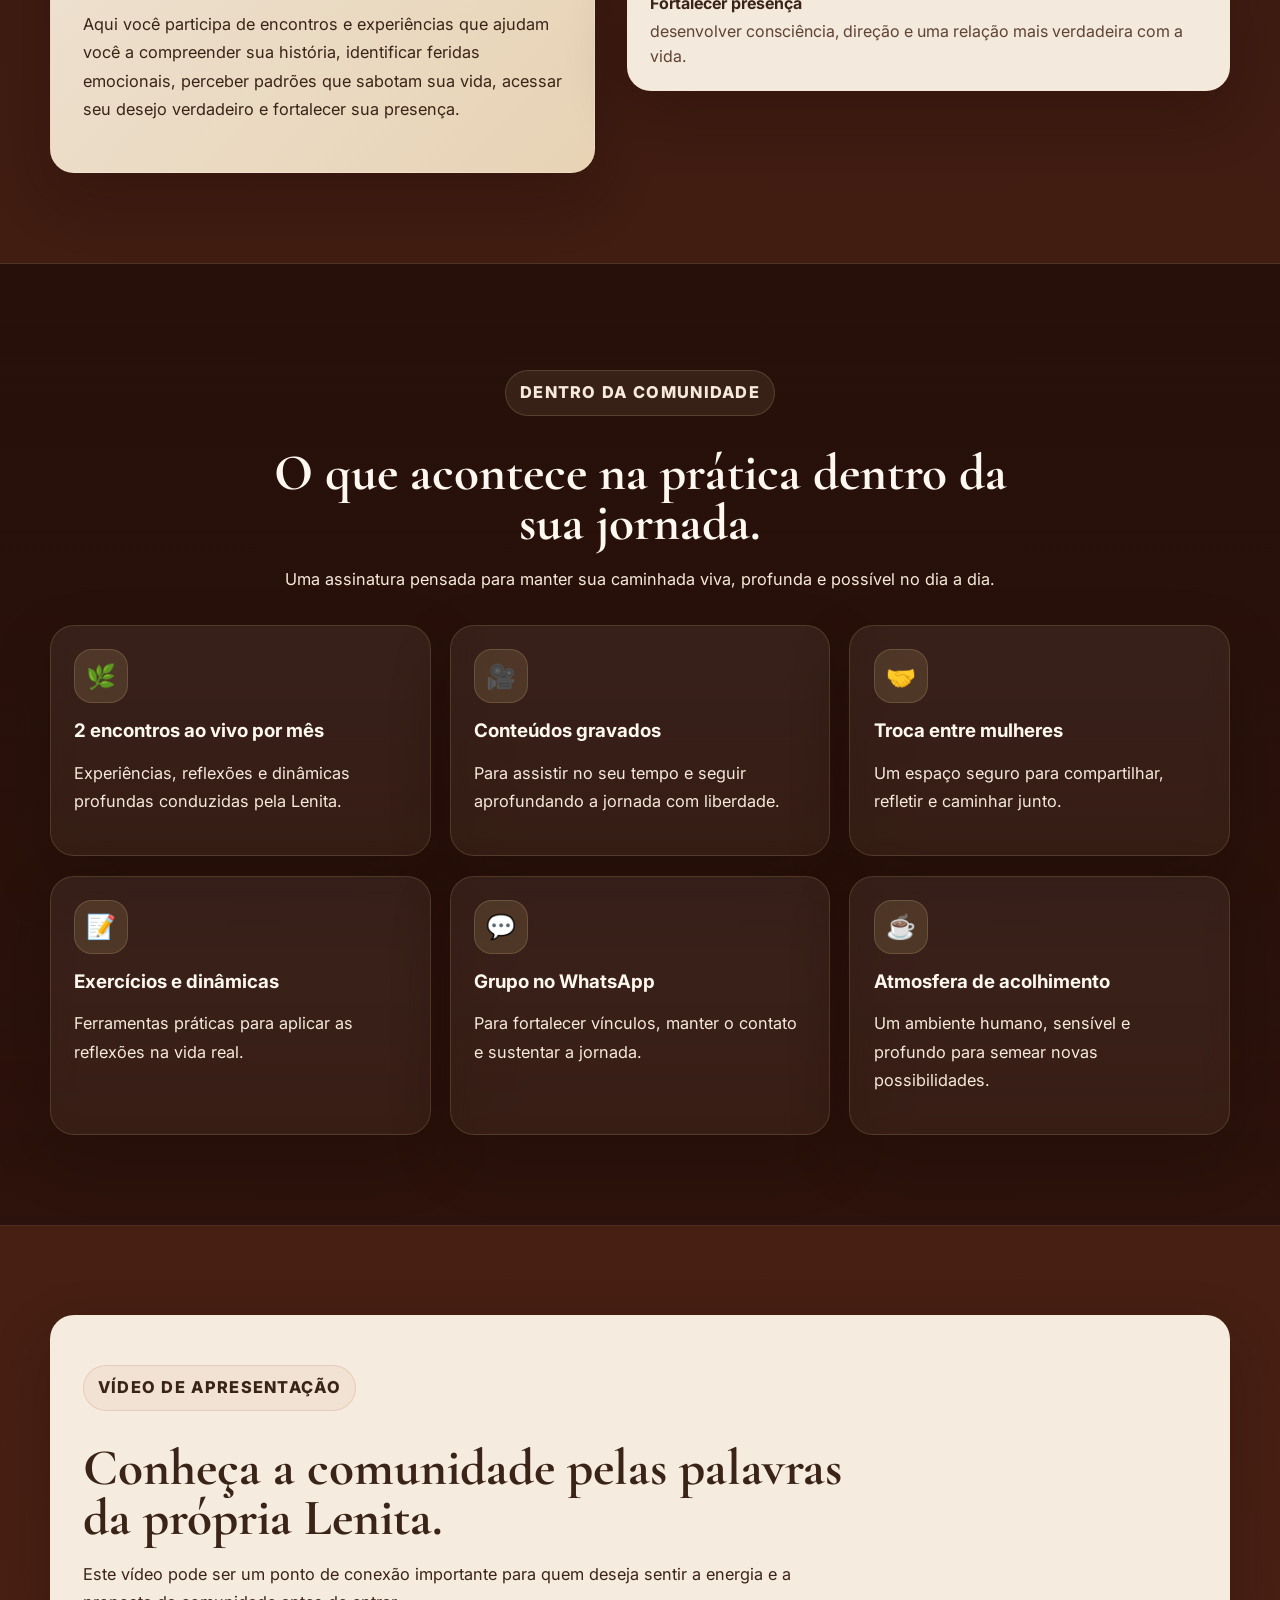
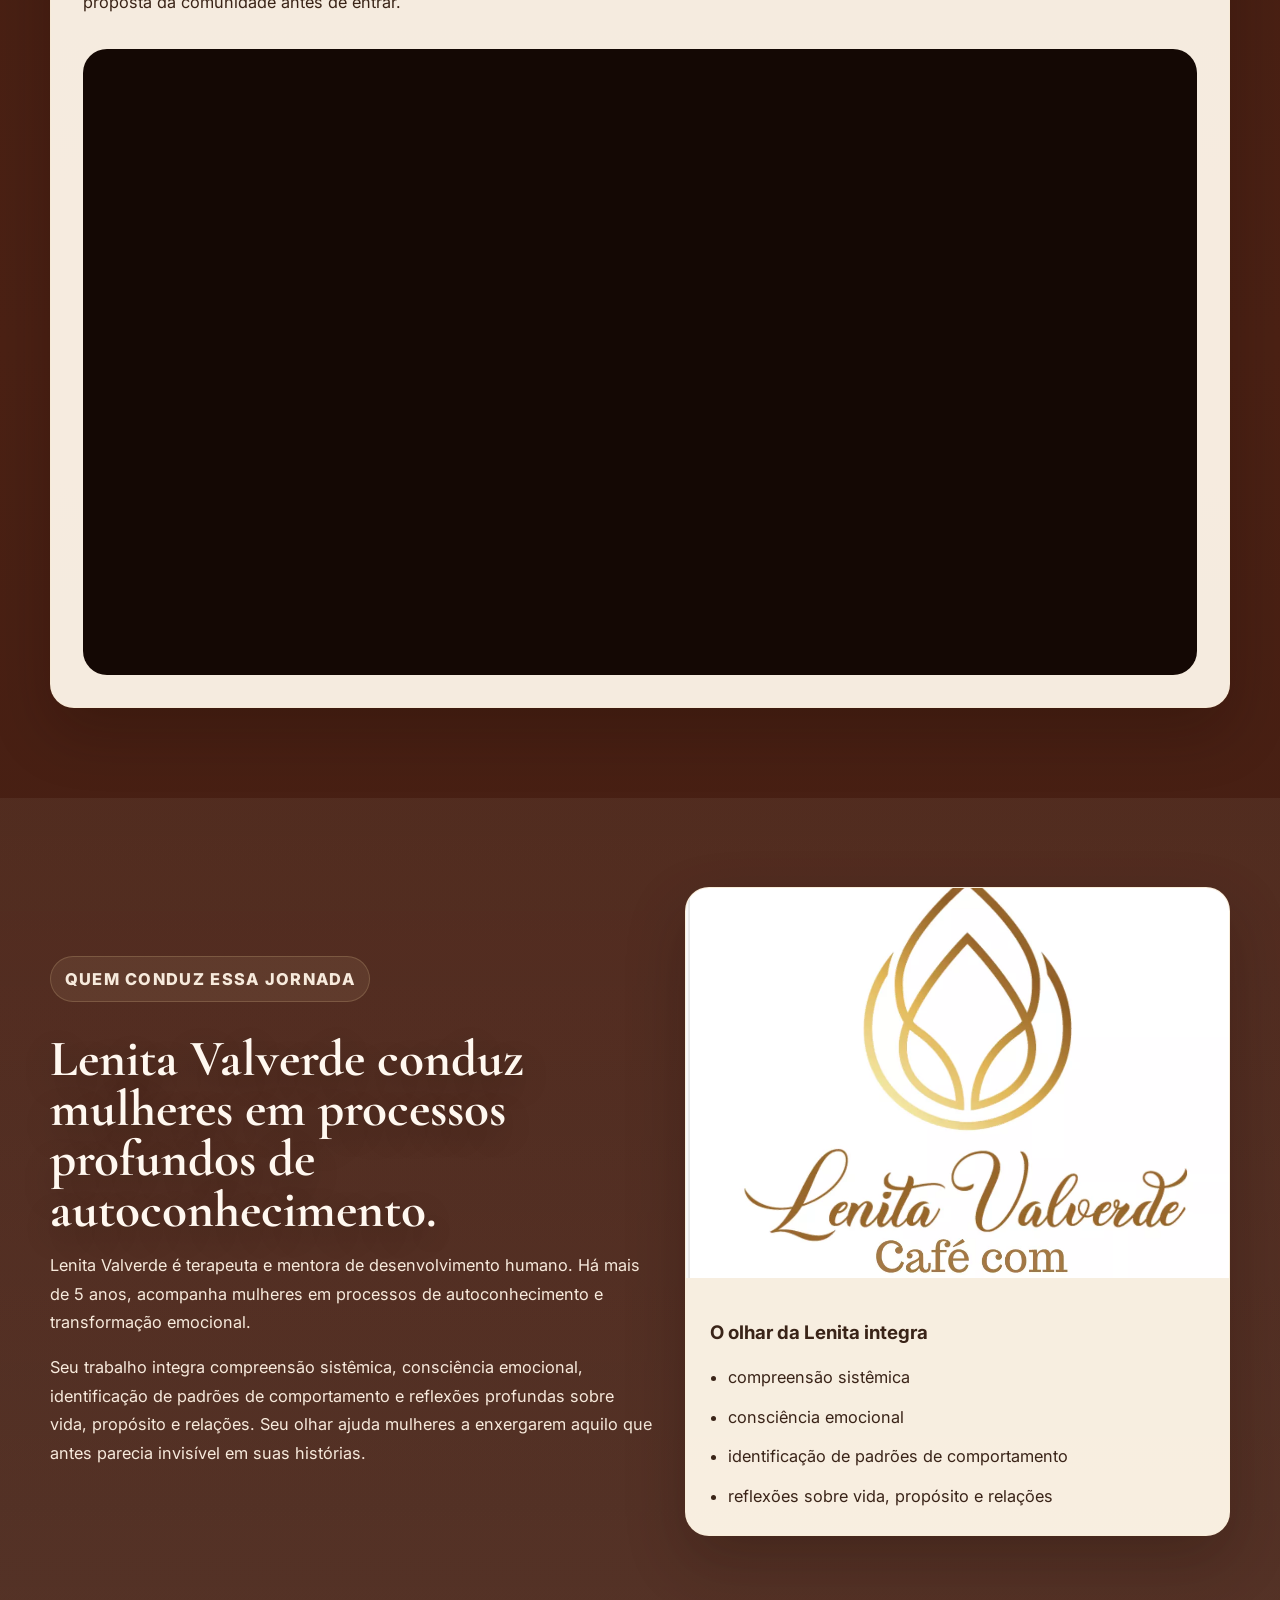
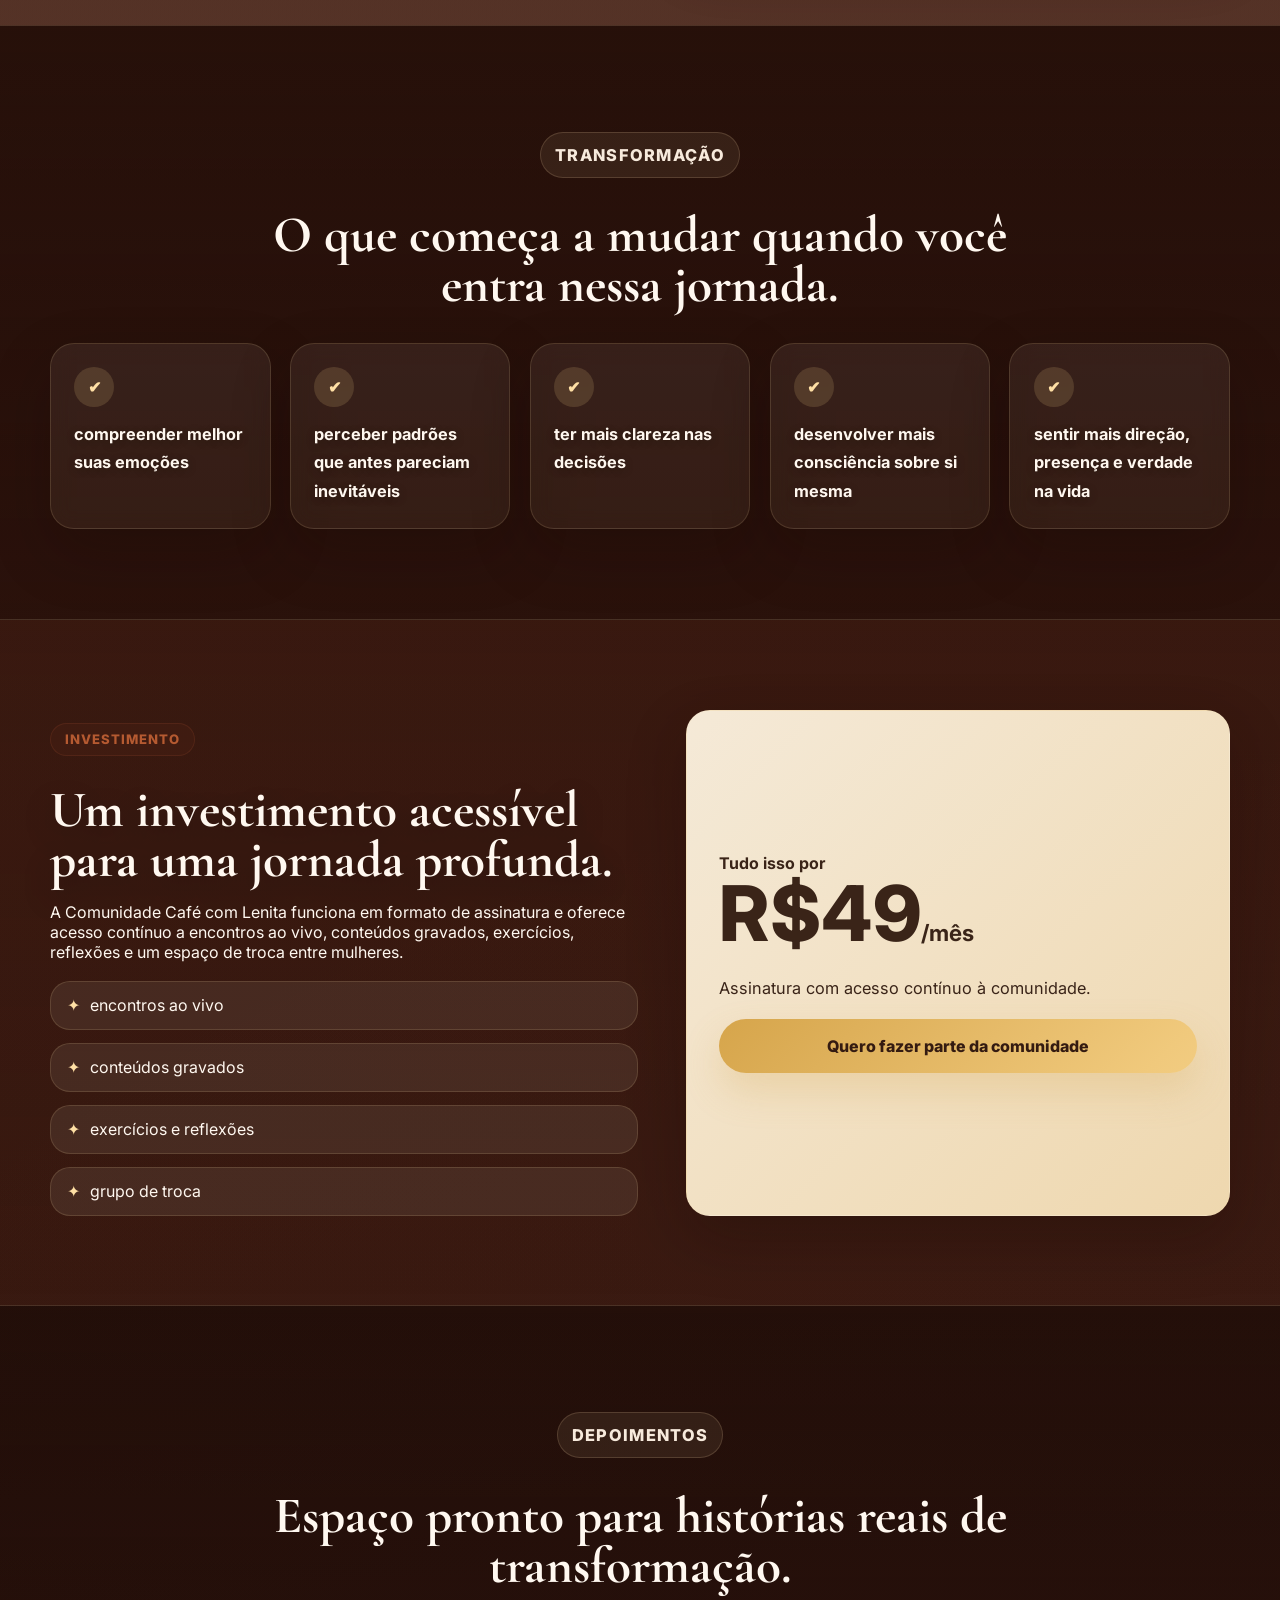
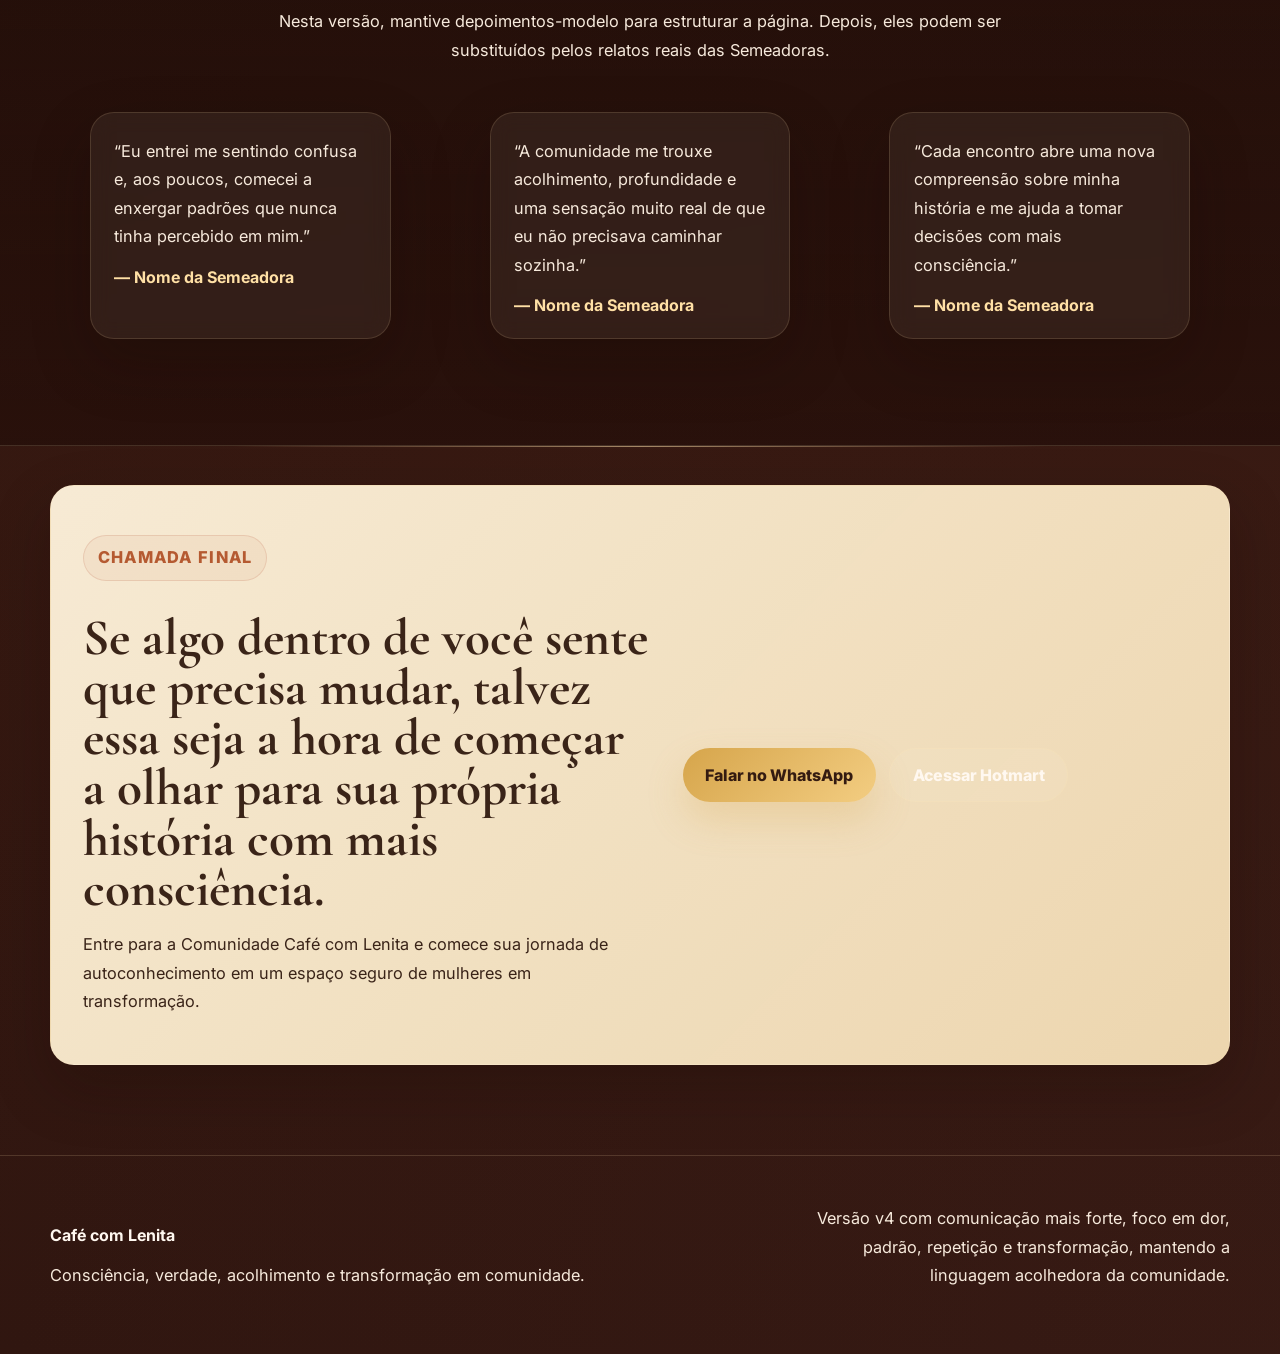
<file: v4.1/index.html>
<!DOCTYPE html>
<html lang="pt-BR">
  <head>
    <meta charset="UTF-8" />
    <meta name="viewport" content="width=device-width, initial-scale=1.0" />
    <title>Café com Lenita | Comunidade de Consciência e Transformação</title>
    <meta
      name="description"
      content="Comunidade feminina de autoconhecimento com encontros ao vivo, conteúdos gravados, exercícios e trocas profundas para identificar padrões emocionais e viver com mais consciência."
    />
    <link rel="preconnect" href="https://fonts.googleapis.com" />
    <link rel="preconnect" href="https://fonts.gstatic.com" crossorigin />
    <link
      href="https://fonts.googleapis.com/css2?family=Cormorant+Garamond:wght@400;500;600;700&family=Inter:wght@400;500;600;700;800&display=swap"
      rel="stylesheet"
    />
    <link rel="stylesheet" href="styles.css" />
  </head>
  <body>
    <div class="scroll-progress" aria-hidden="true"></div>
    <div class="page-glow page-glow-1"></div>
    <div class="page-glow page-glow-2"></div>

    <header class="site-header">
      <div class="container nav">
        <a class="brand" href="#inicio" aria-label="Café com Lenita">
          <img class="brand-logo" src="assets/logo-placeholder.svg" alt="Logotipo Café com Lenita" />
          <div>
            <strong>Café com Lenita</strong>
            <span>Semeadoras de consciência e transformação</span>
          </div>
        </a>

        <button class="menu-toggle" aria-label="Abrir menu" aria-expanded="false">
          <span></span><span></span><span></span>
        </button>

        <nav class="menu">
          <a href="#identificacao">É para você?</a>
          <a href="#comunidade">Comunidade</a>
          <a href="#lenita">Lenita</a>
          <a href="#investimento">Investimento</a>
          <a href="#entrar" class="menu-cta">Quero entrar</a>
        </nav>
      </div>
    </header>

    <main>
      <section class="hero" id="inicio">
        <div class="hero-particles" aria-hidden="true">
          <span class="particle particle-1">🌱</span>
          <span class="particle particle-2">✨</span>
          <span class="particle particle-3">☕</span>
          <span class="particle particle-4">✦</span>
        </div>

        <div class="container hero-grid">
          <div class="hero-copy reveal">
            <p class="eyebrow">Comunidade feminina de autoconhecimento</p>
            <h1>
              Se você sente que está sempre voltando para os mesmos problemas na vida…
              <span>talvez o que falte não seja força.</span>
              Talvez falte consciência.
            </h1>
            <p class="hero-text">
              Na <strong>Comunidade Café com Lenita</strong>, você participa de encontros e experiências profundas para identificar padrões emocionais, compreender movimentos familiares e sistêmicos, interromper ciclos de sofrimento e desenvolver mais clareza, força e direção para sua vida.
            </p>

            <ul class="hero-checks">
              <li>identificar padrões emocionais</li>
              <li>compreender feridas familiares e sistêmicas</li>
              <li>parar de repetir ciclos de sofrimento</li>
              <li>desenvolver clareza, força e direção</li>
            </ul>

            <div class="hero-actions">
              <a class="btn btn-primary" href="#entrar">🔥 Quero entrar na Comunidade</a>
              <a class="btn btn-secondary" href="#video">Assistir apresentação</a>
            </div>

            <div class="hero-pills">
              <span>2 encontros ao vivo por mês</span>
              <span>Conteúdos gravados</span>
              <span>Grupo de mulheres em jornada de consciência</span>
            </div>
          </div>

          <div class="hero-visual reveal reveal-delay-1">
            <div class="hero-photo-card magnetic-card">
              <img src="assets/foto1.webp" alt="Lenita em ambiente acolhedor" />

              <div class="floating-card floating-card-top">
                <strong>Espaço seguro</strong>
                <span>Troca real entre mulheres que desejam viver com mais verdade.</span>
              </div>

              <div class="floating-card floating-card-bottom">
                <strong>Semeadoras</strong>
                <span>Uma comunidade para cultivar consciência, presença e transformação.</span>
              </div>
            </div>
          </div>
        </div>
      </section>

      <section class="section section-light" id="identificacao">
        <div class="container">
          <div class="section-heading centered reveal">
            <p class="eyebrow">Identificação</p>
            <h2>Talvez esse espaço seja para você se…</h2>
            <p>
              Às vezes, o que mais pesa não é o problema em si, mas a sensação de não conseguir sair do mesmo lugar.
            </p>
          </div>

          <div class="identity-grid">
            <article class="identity-card reveal hover-rise"><p>sente que está travada em alguma área da vida</p></article>
            <article class="identity-card reveal reveal-delay-1 hover-rise"><p>repete padrões em relacionamentos</p></article>
            <article class="identity-card reveal reveal-delay-2 hover-rise"><p>sente dificuldade com dinheiro ou direção profissional</p></article>
            <article class="identity-card reveal hover-rise"><p>carrega emoções que parecem sempre voltar</p></article>
            <article class="identity-card reveal reveal-delay-1 hover-rise"><p>sente que existe mais na vida, mas não sabe como acessar</p></article>
            <article class="identity-card reveal reveal-delay-2 hover-rise"><p>quer se conhecer mais profundamente e viver com mais verdade</p></article>
          </div>

          <div class="statement-box reveal">
            <p>
              <strong>Você não está quebrada.</strong>
              Mas talvez esteja presa a padrões que ainda não conseguiu enxergar.
            </p>
          </div>
        </div>
      </section>

      <section class="section section-dark problem-section">
        <div class="container section-grid problem-grid">
          <div class="section-intro reveal">
            <p class="eyebrow">O problema</p>
            <h2>A maioria das mulheres tenta resolver a vida apenas na superfície.</h2>
            <p>
              Só que muitas dificuldades continuam se repetindo porque têm raízes mais profundas do que parecem.
            </p>
          </div>

          <div class="problem-card reveal reveal-delay-1 magnetic-card">
            <ul class="bullet-list bullet-list-problem">
              <li>padrões emocionais inconscientes</li>
              <li>feridas da infância</li>
              <li>dinâmicas familiares invisíveis</li>
              <li>crenças sobre amor, valor e merecimento</li>
              <li>histórias sistêmicas que continuam atuando</li>
            </ul>
            <p class="problem-note">
              Enquanto isso não é visto, a vida tende a repetir os mesmos ciclos.
            </p>
          </div>
        </div>
      </section>

      <section class="section solution-section" id="comunidade">
        <div class="container section-grid solution-grid">
          <div class="solution-card reveal magnetic-card">
            <div class="solution-orbit" aria-hidden="true"></div>
            <p class="eyebrow">A solução</p>
            <h2>A Comunidade Café com Lenita é um espaço de consciência e transformação.</h2>
            <p>
              Aqui você participa de encontros e experiências que ajudam você a compreender sua história, identificar feridas emocionais, perceber padrões que sabotam sua vida, acessar seu desejo verdadeiro e fortalecer sua presença.
            </p>
          </div>

          <div class="solution-points reveal reveal-delay-1">
            <div class="seed-point reveal-scale">
              <strong>Compreender sua história</strong>
              <span>olhar para a própria trajetória com mais profundidade e clareza.</span>
            </div>
            <div class="seed-point reveal-scale">
              <strong>Identificar padrões</strong>
              <span>perceber movimentos que sabotam decisões, relações e caminhos.</span>
            </div>
            <div class="seed-point reveal-scale">
              <strong>Fortalecer presença</strong>
              <span>desenvolver consciência, direção e uma relação mais verdadeira com a vida.</span>
            </div>
          </div>
        </div>
      </section>

      <section class="section section-dark" id="dentro">
        <div class="container">
          <div class="section-heading centered reveal">
            <p class="eyebrow">Dentro da comunidade</p>
            <h2>O que acontece na prática dentro da sua jornada.</h2>
            <p>
              Uma assinatura pensada para manter sua caminhada viva, profunda e possível no dia a dia.
            </p>
          </div>

          <div class="features-grid">
            <article class="feature-card reveal hover-glow">
              <div class="feature-icon">🌿</div>
              <h3>2 encontros ao vivo por mês</h3>
              <p>Experiências, reflexões e dinâmicas profundas conduzidas pela Lenita.</p>
            </article>
            <article class="feature-card reveal reveal-delay-1 hover-glow">
              <div class="feature-icon">🎥</div>
              <h3>Conteúdos gravados</h3>
              <p>Para assistir no seu tempo e seguir aprofundando a jornada com liberdade.</p>
            </article>
            <article class="feature-card reveal reveal-delay-2 hover-glow">
              <div class="feature-icon">🤝</div>
              <h3>Troca entre mulheres</h3>
              <p>Um espaço seguro para compartilhar, refletir e caminhar junto.</p>
            </article>
            <article class="feature-card reveal hover-glow">
              <div class="feature-icon">📝</div>
              <h3>Exercícios e dinâmicas</h3>
              <p>Ferramentas práticas para aplicar as reflexões na vida real.</p>
            </article>
            <article class="feature-card reveal reveal-delay-1 hover-glow">
              <div class="feature-icon">💬</div>
              <h3>Grupo no WhatsApp</h3>
              <p>Para fortalecer vínculos, manter o contato e sustentar a jornada.</p>
            </article>
            <article class="feature-card reveal reveal-delay-2 hover-glow">
              <div class="feature-icon">☕</div>
              <h3>Atmosfera de acolhimento</h3>
              <p>Um ambiente humano, sensível e profundo para semear novas possibilidades.</p>
            </article>
          </div>
        </div>
      </section>

      <section class="section" id="video">
        <div class="container video-wrapper reveal">
          <div class="section-heading">
            <p class="eyebrow">Vídeo de apresentação</p>
            <h2>Conheça a comunidade pelas palavras da própria Lenita.</h2>
            <p>
              Este vídeo pode ser um ponto de conexão importante para quem deseja sentir a energia e a proposta da comunidade antes de entrar.
            </p>
          </div>

          <div class="video-frame magnetic-card">
            <iframe
              src="https://www.youtube.com/embed/L4Danhuouyk"
              title="Vídeo de apresentação da Comunidade Café com Lenita"
              loading="lazy"
              allow="accelerometer; autoplay; clipboard-write; encrypted-media; gyroscope; picture-in-picture; web-share"
              referrerpolicy="strict-origin-when-cross-origin"
              allowfullscreen
            ></iframe>
          </div>
        </div>
      </section>

      <section class="section section-light" id="lenita">
        <div class="container section-grid about-grid">
          <div class="section-intro reveal">
            <p class="eyebrow">Quem conduz essa jornada</p>
            <h2>Lenita Valverde conduz mulheres em processos profundos de autoconhecimento.</h2>
            <p>
              Lenita Valverde é terapeuta e mentora de desenvolvimento humano. Há mais de 5 anos, acompanha mulheres em processos de autoconhecimento e transformação emocional.
            </p>
            <p>
              Seu trabalho integra compreensão sistêmica, consciência emocional, identificação de padrões de comportamento e reflexões profundas sobre vida, propósito e relações. Seu olhar ajuda mulheres a enxergarem aquilo que antes parecia invisível em suas histórias.
            </p>
          </div>

          <div class="about-card reveal reveal-delay-1 magnetic-card">
            <img src="assets/instagram_lenita.webp" alt="Retrato de Lenita" />
            <div class="about-card-content">
              <h3>O olhar da Lenita integra</h3>
              <ul>
                <li>compreensão sistêmica</li>
                <li>consciência emocional</li>
                <li>identificação de padrões de comportamento</li>
                <li>reflexões sobre vida, propósito e relações</li>
              </ul>
            </div>
          </div>
        </div>
      </section>

      <section class="section section-dark transformation-section">
        <div class="container">
          <div class="section-heading centered reveal">
            <p class="eyebrow">Transformação</p>
            <h2>O que começa a mudar quando você entra nessa jornada.</h2>
          </div>

          <div class="transformation-grid">
            <article class="transformation-card reveal hover-rise"><span>✔</span><p>compreender melhor suas emoções</p></article>
            <article class="transformation-card reveal reveal-delay-1 hover-rise"><span>✔</span><p>perceber padrões que antes pareciam inevitáveis</p></article>
            <article class="transformation-card reveal reveal-delay-2 hover-rise"><span>✔</span><p>ter mais clareza nas decisões</p></article>
            <article class="transformation-card reveal hover-rise"><span>✔</span><p>desenvolver mais consciência sobre si mesma</p></article>
            <article class="transformation-card reveal reveal-delay-1 hover-rise"><span>✔</span><p>sentir mais direção, presença e verdade na vida</p></article>
          </div>
        </div>
      </section>

      <section class="section pricing-section" id="investimento">
        <div class="container pricing-shell reveal">
          <div class="pricing-copy">
            <p class="eyebrow">Investimento</p>
            <h2>Um investimento acessível para uma jornada profunda.</h2>
            <p>
              A Comunidade Café com Lenita funciona em formato de assinatura e oferece acesso contínuo a encontros ao vivo, conteúdos gravados, exercícios, reflexões e um espaço de troca entre mulheres.
            </p>
            <ul class="bullet-list bullet-list-light">
              <li>encontros ao vivo</li>
              <li>conteúdos gravados</li>
              <li>exercícios e reflexões</li>
              <li>grupo de troca</li>
            </ul>
          </div>

          <div class="price-card magnetic-card">
            <p class="price-label">Tudo isso por</p>
            <p class="price-value">R$49<span>/mês</span></p>
            <p class="price-note">Assinatura com acesso contínuo à comunidade.</p>
            <a class="btn btn-primary btn-full" href="#entrar">Quero fazer parte da comunidade</a>
          </div>
        </div>
      </section>

      <section class="section section-dark testimonials-section" id="depoimentos">
        <div class="container">
          <div class="section-heading centered reveal">
            <p class="eyebrow">Depoimentos</p>
            <h2>Espaço pronto para histórias reais de transformação.</h2>
            <p>
              Nesta versão, mantive depoimentos-modelo para estruturar a página. Depois, eles podem ser substituídos pelos relatos reais das Semeadoras.
            </p>
          </div>

          <div class="testimonials-grid">
            <blockquote class="testimonial reveal hover-glow">
              <p>“Eu entrei me sentindo confusa e, aos poucos, comecei a enxergar padrões que nunca tinha percebido em mim.”</p>
              <footer>— Nome da Semeadora</footer>
            </blockquote>
            <blockquote class="testimonial reveal reveal-delay-1 hover-glow">
              <p>“A comunidade me trouxe acolhimento, profundidade e uma sensação muito real de que eu não precisava caminhar sozinha.”</p>
              <footer>— Nome da Semeadora</footer>
            </blockquote>
            <blockquote class="testimonial reveal reveal-delay-2 hover-glow">
              <p>“Cada encontro abre uma nova compreensão sobre minha história e me ajuda a tomar decisões com mais consciência.”</p>
              <footer>— Nome da Semeadora</footer>
            </blockquote>
          </div>
        </div>
      </section>

      <section class="section cta-section" id="entrar">
        <div class="section-divider" aria-hidden="true"></div>
        <div class="container cta-box reveal">
          <div>
            <p class="eyebrow">Chamada final</p>
            <h2>Se algo dentro de você sente que precisa mudar, talvez essa seja a hora de começar a olhar para sua própria história com mais consciência.</h2>
            <p>
              Entre para a Comunidade Café com Lenita e comece sua jornada de autoconhecimento em um espaço seguro de mulheres em transformação.
            </p>
          </div>
          <div class="cta-actions">
            <a class="btn btn-primary" href="https://wa.me/5500000000000" target="_blank" rel="noopener noreferrer">Falar no WhatsApp</a>
            <a class="btn btn-secondary" href="https://hotmart.com/" target="_blank" rel="noopener noreferrer">Acessar Hotmart</a>
          </div>
        </div>
      </section>
    </main>

    <footer class="site-footer">
      <div class="container footer-content">
        <div>
          <strong>Café com Lenita</strong>
          <p>Consciência, verdade, acolhimento e transformação em comunidade.</p>
        </div>
        <p class="footer-note">
          Versão v4 com comunicação mais forte, foco em dor, padrão, repetição e transformação, mantendo a linguagem acolhedora da comunidade.
        </p>
      </div>
    </footer>

    <script src="script.js"></script>
  </body>
</html>
</file>
<file: cafe-lenita-v2/styles.css>
:root {
  --bg: #26130d;
  --bg-soft: #3b1f14;
  --bg-cream: #f8f1e7;
  --surface: rgba(255, 243, 225, 0.08);
  --surface-strong: rgba(255, 233, 190, 0.12);
  --card: rgba(255, 250, 240, 0.92);
  --text-light: #fff7ec;
  --text-muted: #efdcc2;
  --text-dark: #3b2619;
  --text-soft: #7e614b;
  --gold: #d6a54b;
  --gold-soft: #f2cf84;
  --caramel: #a35f2b;
  --coffee: #5f3422;
  --accent: #a4b94f;
  --border: rgba(255, 224, 170, 0.18);
  --shadow: 0 20px 50px rgba(26, 10, 7, 0.24);
  --radius-xl: 32px;
  --radius-lg: 24px;
  --radius-md: 18px;
  --container: 1180px;
}

* {
  box-sizing: border-box;
}

html {
  scroll-behavior: smooth;
}

body {
  margin: 0;
  font-family: 'Inter', sans-serif;
  background:
    radial-gradient(circle at top left, rgba(242, 207, 132, 0.08), transparent 25%),
    linear-gradient(180deg, #2c160f 0%, #3a1d13 25%, #5a2c18 100%);
  color: var(--text-light);
  overflow-x: hidden;
}

img {
  max-width: 100%;
  display: block;
}

a {
  color: inherit;
  text-decoration: none;
}

button {
  font: inherit;
}

.container {
  width: min(calc(100% - 2rem), var(--container));
  margin: 0 auto;
}

.page-glow {
  position: fixed;
  border-radius: 999px;
  filter: blur(60px);
  opacity: 0.35;
  pointer-events: none;
  z-index: -1;
}

.page-glow-1 {
  width: 280px;
  height: 280px;
  background: rgba(214, 165, 75, 0.35);
  top: 80px;
  right: -60px;
}

.page-glow-2 {
  width: 320px;
  height: 320px;
  background: rgba(164, 185, 79, 0.18);
  bottom: 120px;
  left: -100px;
}

.site-header {
  position: sticky;
  top: 0;
  z-index: 20;
  backdrop-filter: blur(18px);
  background: rgba(38, 19, 13, 0.68);
  border-bottom: 1px solid var(--border);
}

.nav {
  display: flex;
  align-items: center;
  justify-content: space-between;
  gap: 1rem;
  min-height: 86px;
}

.brand {
  display: flex;
  align-items: center;
  gap: 0.9rem;
}

.brand-logo {
  width: 58px;
  height: 58px;
  object-fit: cover;
  border-radius: 16px;
  box-shadow: var(--shadow);
}

.brand strong,
.hero h1,
.section-heading h2,
.section-intro h2,
.seed-copy h2,
.cta-box h2 {
  font-family: 'Cormorant Garamond', serif;
}

.brand strong {
  display: block;
  font-size: 1.3rem;
  letter-spacing: 0.02em;
}

.brand span {
  display: block;
  color: var(--text-muted);
  font-size: 0.9rem;
}

.menu {
  display: flex;
  align-items: center;
  gap: 1.1rem;
}

.menu a {
  color: var(--text-muted);
  transition: 0.25s ease;
}

.menu a:hover,
.menu a:focus-visible {
  color: var(--gold-soft);
}

.menu-cta {
  padding: 0.8rem 1.1rem;
  border-radius: 999px;
  background: linear-gradient(135deg, var(--gold), #f0c87e);
  color: #351d12 !important;
  font-weight: 700;
}

.menu-toggle {
  display: none;
  background: transparent;
  border: 0;
  padding: 0;
  flex-direction: column;
  gap: 5px;
}

.menu-toggle span {
  width: 28px;
  height: 3px;
  border-radius: 999px;
  background: var(--text-light);
}

.hero {
  padding: 4.5rem 0 3rem;
}

.hero-grid,
.section-grid,
.seeds-grid,
.faq-grid,
.footer-content,
.cta-box {
  display: grid;
  gap: 2rem;
}

.hero-grid,
.about-grid,
.seeds-grid,
.cta-box {
  grid-template-columns: 1.08fr 0.92fr;
  align-items: center;
}

.eyebrow {
  display: inline-flex;
  align-items: center;
  gap: 0.45rem;
  padding: 0.45rem 0.8rem;
  border-radius: 999px;
  color: var(--gold-soft);
  background: rgba(255, 227, 171, 0.08);
  border: 1px solid var(--border);
  font-size: 0.82rem;
  font-weight: 700;
  letter-spacing: 0.08em;
  text-transform: uppercase;
}

.hero h1 {
  margin: 1rem 0 1rem;
  font-size: clamp(3rem, 6vw, 5.5rem);
  line-height: 0.95;
}

.hero h1 span {
  color: var(--gold-soft);
}

.hero-text,
.section-intro p,
.section-heading p,
.seed-copy p,
.faq-list p,
.cta-box p,
.manifesto-box p,
.about-card-content li,
.feature-card p,
.testimonial p {
  color: var(--text-muted);
  font-size: 1.04rem;
  line-height: 1.75;
}

.hero-actions,
.hero-pills,
.cta-actions {
  display: flex;
  flex-wrap: wrap;
  gap: 0.9rem;
}

.hero-actions {
  margin: 1.8rem 0 1.5rem;
}

.btn {
  display: inline-flex;
  align-items: center;
  justify-content: center;
  min-height: 52px;
  padding: 0.9rem 1.35rem;
  border-radius: 999px;
  font-weight: 800;
  transition: transform 0.25s ease, box-shadow 0.25s ease, background 0.25s ease;
}

.btn:hover,
.btn:focus-visible {
  transform: translateY(-2px);
}

.btn-primary {
  background: linear-gradient(135deg, var(--gold), #f0c87e);
  color: #341b10;
  box-shadow: 0 14px 30px rgba(214, 165, 75, 0.28);
}

.btn-secondary {
  background: rgba(255, 246, 230, 0.08);
  color: var(--text-light);
  border: 1px solid var(--border);
}

.hero-pills span {
  padding: 0.8rem 1rem;
  border-radius: 999px;
  background: rgba(255, 249, 237, 0.08);
  border: 1px solid rgba(255, 226, 173, 0.12);
  color: var(--text-light);
  font-size: 0.92rem;
}

.hero-photo-card {
  position: relative;
  min-height: 640px;
  border-radius: var(--radius-xl);
  overflow: hidden;
  box-shadow: var(--shadow);
  border: 1px solid rgba(255, 227, 181, 0.18);
}

.hero-photo-card::after {
  content: '';
  position: absolute;
  inset: 0;
  background: linear-gradient(180deg, rgba(20, 8, 4, 0.02), rgba(20, 8, 4, 0.48));
}

.hero-photo-card img {
  width: 100%;
  height: 100%;
  object-fit: cover;
}

.floating-card {
  position: absolute;
  z-index: 1;
  max-width: 250px;
  padding: 1rem 1.1rem;
  border-radius: 20px;
  background: rgba(45, 22, 13, 0.72);
  backdrop-filter: blur(12px);
  border: 1px solid rgba(255, 221, 165, 0.2);
  box-shadow: var(--shadow);
}

.floating-card strong,
.seed-point strong,
.feature-card h3,
.about-card-content h3,
.faq-list summary,
.testimonial footer,
.manifesto-box strong {
  display: block;
  color: var(--bg-cream);
}

.floating-card span,
.seed-point span,
.footer-note,
.site-footer p {
  display: block;
  margin-top: 0.35rem;
  color: var(--text-muted);
  line-height: 1.55;
}

.floating-card-top {
  top: 1.2rem;
  right: 1.2rem;
}

.floating-card-bottom {
  left: 1.2rem;
  bottom: 1.2rem;
}

.section {
  padding: 5.5rem 0;
}

.section-dark {
  background: linear-gradient(180deg, rgba(22, 10, 7, 0.5), rgba(33, 15, 10, 0.75));
  border-top: 1px solid var(--border);
  border-bottom: 1px solid var(--border);
}

.manifesto {
  padding-top: 0;
}

.manifesto-box {
  padding: 2rem;
  border-radius: var(--radius-xl);
  background: linear-gradient(135deg, rgba(255, 236, 201, 0.12), rgba(164, 185, 79, 0.08));
  border: 1px solid rgba(255, 226, 172, 0.16);
  box-shadow: var(--shadow);
}

.manifesto-box p {
  margin: 0;
  font-size: clamp(1.2rem, 2vw, 1.6rem);
  text-align: center;
}

.section-heading {
  max-width: 700px;
  margin-bottom: 2rem;
}

.centered {
  margin-inline: auto;
  text-align: center;
}

.section-heading h2,
.section-intro h2,
.seed-copy h2,
.cta-box h2 {
  margin: 1rem 0;
  font-size: clamp(2.4rem, 4vw, 4rem);
  line-height: 0.98;
}

.about-card,
.video-wrapper,
.cta-box,
.seed-point,
.feature-card,
.testimonial,
.faq-list details {
  border-radius: var(--radius-lg);
  border: 1px solid rgba(255, 222, 168, 0.14);
  box-shadow: var(--shadow);
}

.about-card {
  overflow: hidden;
  background: rgba(255, 246, 233, 0.08);
}

.about-card img {
  width: 100%;
  height: 380px;
  object-fit: cover;
}

.about-card-content {
  padding: 1.5rem;
}

.about-card-content ul {
  margin: 1rem 0 0;
  padding-left: 1.15rem;
}

.about-card-content li + li {
  margin-top: 0.7rem;
}

.features-grid,
.testimonials-grid {
  display: grid;
  grid-template-columns: repeat(3, minmax(0, 1fr));
  gap: 1.2rem;
}

.feature-card {
  padding: 1.5rem;
  background: linear-gradient(180deg, rgba(255, 248, 236, 0.06), rgba(255, 232, 187, 0.06));
}

.feature-icon {
  width: 54px;
  height: 54px;
  display: grid;
  place-items: center;
  border-radius: 18px;
  font-size: 1.5rem;
  margin-bottom: 1rem;
  background: rgba(255, 218, 141, 0.12);
  border: 1px solid rgba(255, 222, 168, 0.16);
}

.seeds-grid {
  grid-template-columns: 1fr 1fr;
}

.seed-points {
  display: grid;
  gap: 1rem;
}

.seed-point {
  padding: 1.35rem;
  background: rgba(255, 247, 234, 0.9);
}

.seed-point strong,
.about-card-content h3,
.feature-card h3,
.faq-list summary,
.cta-box h2,
.video-wrapper h2 {
  color: var(--text-dark);
}

.seed-point span,
.about-card-content li,
.faq-list p,
.video-wrapper .section-heading p,
.cta-box p {
  color: var(--text-soft);
}

.video-wrapper {
  padding: 2rem;
  background: rgba(255, 247, 234, 0.95);
}

.video-frame {
  position: relative;
  border-radius: var(--radius-lg);
  overflow: hidden;
  aspect-ratio: 16 / 9;
  background: #140804;
}

.video-frame iframe {
  position: absolute;
  inset: 0;
  width: 100%;
  height: 100%;
  border: 0;
}

.testimonial {
  padding: 1.6rem;
  background: rgba(255, 246, 231, 0.06);
}

.testimonial p {
  margin-top: 0;
}

.testimonial footer {
  margin-top: 1rem;
  color: var(--gold-soft);
  font-weight: 700;
}

.faq-grid {
  grid-template-columns: 0.9fr 1.1fr;
  align-items: start;
}

.faq-list {
  display: grid;
  gap: 1rem;
}

.faq-list details {
  padding: 1.2rem 1.3rem;
  background: rgba(255, 247, 234, 0.92);
}

.faq-list summary {
  cursor: pointer;
  font-weight: 700;
  list-style: none;
}

.faq-list summary::-webkit-details-marker {
  display: none;
}

.faq-list details[open] summary {
  margin-bottom: 0.75rem;
}

.cta-section {
  padding-top: 0;
}

.cta-box {
  padding: 2rem;
  background: linear-gradient(135deg, rgba(255, 243, 221, 0.96), rgba(248, 226, 184, 0.94));
}

.site-footer {
  padding: 2rem 0 3rem;
  border-top: 1px solid var(--border);
}

.footer-content {
  grid-template-columns: 1fr auto;
  align-items: end;
}

.footer-note {
  max-width: 430px;
  text-align: right;
}

.reveal {
  opacity: 0;
  transform: translateY(22px);
  transition: opacity 0.7s ease, transform 0.7s ease;
}

.reveal-delay-1 {
  transition-delay: 0.12s;
}

.reveal-delay-2 {
  transition-delay: 0.24s;
}

.reveal.is-visible {
  opacity: 1;
  transform: translateY(0);
}

@media (max-width: 980px) {
  .hero-grid,
  .about-grid,
  .seeds-grid,
  .faq-grid,
  .cta-box,
  .footer-content,
  .features-grid,
  .testimonials-grid {
    grid-template-columns: 1fr;
  }

  .menu-toggle {
    display: inline-flex;
  }

  .menu {
    position: absolute;
    top: 86px;
    left: 1rem;
    right: 1rem;
    display: none;
    flex-direction: column;
    align-items: stretch;
    padding: 1rem;
    border-radius: 24px;
    background: rgba(36, 17, 11, 0.98);
    border: 1px solid var(--border);
  }

  .menu.is-open {
    display: flex;
  }

  .hero-photo-card {
    min-height: 480px;
  }

  .floating-card {
    position: static;
    max-width: none;
    margin: 0.75rem;
  }

  .footer-note {
    text-align: left;
  }
}

@media (max-width: 640px) {
  .hero {
    padding-top: 3rem;
  }

  .section {
    padding: 4rem 0;
  }

  .brand strong {
    font-size: 1.08rem;
  }

  .brand span {
    font-size: 0.8rem;
  }

  .hero h1 {
    font-size: 2.75rem;
  }

  .video-wrapper,
  .cta-box,
  .manifesto-box,
  .feature-card,
  .testimonial,
  .faq-list details {
    padding: 1.2rem;
  }
}
</file>
<file: cafe-lenita-v3/styles.css>
:root {
  --bg: #26130d;
  --bg-soft: #3b1f14;
  --bg-cream: #f8f1e7;
  --surface: rgba(255, 243, 225, 0.08);
  --surface-strong: rgba(255, 233, 190, 0.12);
  --card: rgba(255, 250, 240, 0.92);
  --text-light: #fff7ec;
  --text-muted: #efdcc2;
  --text-dark: #3b2619;
  --text-soft: #7e614b;
  --gold: #d6a54b;
  --gold-soft: #f2cf84;
  --caramel: #a35f2b;
  --coffee: #5f3422;
  --accent: #a4b94f;
  --border: rgba(255, 224, 170, 0.18);
  --shadow: 0 20px 50px rgba(26, 10, 7, 0.24);
  --radius-xl: 32px;
  --radius-lg: 24px;
  --radius-md: 18px;
  --container: 1180px;
}

* {
  box-sizing: border-box;
}

html {
  scroll-behavior: smooth;
}

body {
  margin: 0;
  font-family: 'Inter', sans-serif;
  background:
    radial-gradient(circle at top left, rgba(242, 207, 132, 0.08), transparent 25%),
    linear-gradient(180deg, #2c160f 0%, #3a1d13 25%, #5a2c18 100%);
  color: var(--text-light);
  overflow-x: hidden;
}

img {
  max-width: 100%;
  display: block;
}

a {
  color: inherit;
  text-decoration: none;
}

button {
  font: inherit;
}

.container {
  width: min(calc(100% - 2rem), var(--container));
  margin: 0 auto;
}

.page-glow {
  position: fixed;
  border-radius: 999px;
  filter: blur(60px);
  opacity: 0.35;
  pointer-events: none;
  z-index: -1;
}

.page-glow-1 {
  width: 280px;
  height: 280px;
  background: rgba(214, 165, 75, 0.35);
  top: 80px;
  right: -60px;
}

.page-glow-2 {
  width: 320px;
  height: 320px;
  background: rgba(164, 185, 79, 0.18);
  bottom: 120px;
  left: -100px;
}

.site-header {
  position: sticky;
  top: 0;
  z-index: 20;
  backdrop-filter: blur(18px);
  background: rgba(38, 19, 13, 0.68);
  border-bottom: 1px solid var(--border);
}

.nav {
  display: flex;
  align-items: center;
  justify-content: space-between;
  gap: 1rem;
  min-height: 86px;
}

.brand {
  display: flex;
  align-items: center;
  gap: 0.9rem;
}

.brand-logo {
  width: 58px;
  height: 58px;
  object-fit: cover;
  border-radius: 16px;
  box-shadow: var(--shadow);
}

.brand strong,
.hero h1,
.section-heading h2,
.section-intro h2,
.seed-copy h2,
.cta-box h2 {
  font-family: 'Cormorant Garamond', serif;
}

.brand strong {
  display: block;
  font-size: 1.3rem;
  letter-spacing: 0.02em;
}

.brand span {
  display: block;
  color: var(--text-muted);
  font-size: 0.9rem;
}

.menu {
  display: flex;
  align-items: center;
  gap: 1.1rem;
}

.menu a {
  color: var(--text-muted);
  transition: 0.25s ease;
}

.menu a:hover,
.menu a:focus-visible {
  color: var(--gold-soft);
}

.menu-cta {
  padding: 0.8rem 1.1rem;
  border-radius: 999px;
  background: linear-gradient(135deg, var(--gold), #f0c87e);
  color: #351d12 !important;
  font-weight: 700;
}

.menu-toggle {
  display: none;
  background: transparent;
  border: 0;
  padding: 0;
  flex-direction: column;
  gap: 5px;
}

.menu-toggle span {
  width: 28px;
  height: 3px;
  border-radius: 999px;
  background: var(--text-light);
}

.hero {
  padding: 4.5rem 0 3rem;
}

.hero-grid,
.section-grid,
.seeds-grid,
.faq-grid,
.footer-content,
.cta-box {
  display: grid;
  gap: 2rem;
}

.hero-grid,
.about-grid,
.seeds-grid,
.cta-box {
  grid-template-columns: 1.08fr 0.92fr;
  align-items: center;
}

.eyebrow {
  display: inline-flex;
  align-items: center;
  gap: 0.45rem;
  padding: 0.45rem 0.8rem;
  border-radius: 999px;
  color: var(--gold-soft);
  background: rgba(255, 227, 171, 0.08);
  border: 1px solid var(--border);
  font-size: 0.82rem;
  font-weight: 700;
  letter-spacing: 0.08em;
  text-transform: uppercase;
}

.hero h1 {
  margin: 1rem 0 1rem;
  font-size: clamp(3rem, 6vw, 5.5rem);
  line-height: 0.95;
}

.hero h1 span {
  color: var(--gold-soft);
}

.hero-text,
.section-intro p,
.section-heading p,
.seed-copy p,
.faq-list p,
.cta-box p,
.manifesto-box p,
.about-card-content li,
.feature-card p,
.testimonial p {
  color: var(--text-muted);
  font-size: 1.04rem;
  line-height: 1.75;
}

.hero-actions,
.hero-pills,
.cta-actions {
  display: flex;
  flex-wrap: wrap;
  gap: 0.9rem;
}

.hero-actions {
  margin: 1.8rem 0 1.5rem;
}

.btn {
  display: inline-flex;
  align-items: center;
  justify-content: center;
  min-height: 52px;
  padding: 0.9rem 1.35rem;
  border-radius: 999px;
  font-weight: 800;
  transition: transform 0.25s ease, box-shadow 0.25s ease, background 0.25s ease;
}

.btn:hover,
.btn:focus-visible {
  transform: translateY(-2px);
}

.btn-primary {
  background: linear-gradient(135deg, var(--gold), #f0c87e);
  color: #341b10;
  box-shadow: 0 14px 30px rgba(214, 165, 75, 0.28);
}

.btn-secondary {
  background: rgba(255, 246, 230, 0.08);
  color: var(--text-light);
  border: 1px solid var(--border);
}

.hero-pills span {
  padding: 0.8rem 1rem;
  border-radius: 999px;
  background: rgba(255, 249, 237, 0.08);
  border: 1px solid rgba(255, 226, 173, 0.12);
  color: var(--text-light);
  font-size: 0.92rem;
}

.hero-photo-card {
  position: relative;
  min-height: 640px;
  border-radius: var(--radius-xl);
  overflow: hidden;
  box-shadow: var(--shadow);
  border: 1px solid rgba(255, 227, 181, 0.18);
}

.hero-photo-card::after {
  content: '';
  position: absolute;
  inset: 0;
  background: linear-gradient(180deg, rgba(20, 8, 4, 0.02), rgba(20, 8, 4, 0.48));
}

.hero-photo-card img {
  width: 100%;
  height: 100%;
  object-fit: cover;
}

.floating-card {
  position: absolute;
  z-index: 1;
  max-width: 250px;
  padding: 1rem 1.1rem;
  border-radius: 20px;
  background: rgba(45, 22, 13, 0.72);
  backdrop-filter: blur(12px);
  border: 1px solid rgba(255, 221, 165, 0.2);
  box-shadow: var(--shadow);
}

.floating-card strong,
.seed-point strong,
.feature-card h3,
.about-card-content h3,
.faq-list summary,
.testimonial footer,
.manifesto-box strong {
  display: block;
  color: var(--bg-cream);
}

.floating-card span,
.seed-point span,
.footer-note,
.site-footer p {
  display: block;
  margin-top: 0.35rem;
  color: var(--text-muted);
  line-height: 1.55;
}

.floating-card-top {
  top: 1.2rem;
  right: 1.2rem;
}

.floating-card-bottom {
  left: 1.2rem;
  bottom: 1.2rem;
}

.section {
  padding: 5.5rem 0;
}

.section-dark {
  background: linear-gradient(180deg, rgba(22, 10, 7, 0.5), rgba(33, 15, 10, 0.75));
  border-top: 1px solid var(--border);
  border-bottom: 1px solid var(--border);
}

.manifesto {
  padding-top: 0;
}

.manifesto-box {
  padding: 2rem;
  border-radius: var(--radius-xl);
  background: linear-gradient(135deg, rgba(255, 236, 201, 0.12), rgba(164, 185, 79, 0.08));
  border: 1px solid rgba(255, 226, 172, 0.16);
  box-shadow: var(--shadow);
}

.manifesto-box p {
  margin: 0;
  font-size: clamp(1.2rem, 2vw, 1.6rem);
  text-align: center;
}

.section-heading {
  max-width: 700px;
  margin-bottom: 2rem;
}

.centered {
  margin-inline: auto;
  text-align: center;
}

.section-heading h2,
.section-intro h2,
.seed-copy h2,
.cta-box h2 {
  margin: 1rem 0;
  font-size: clamp(2.4rem, 4vw, 4rem);
  line-height: 0.98;
}

.about-card,
.video-wrapper,
.cta-box,
.seed-point,
.feature-card,
.testimonial,
.faq-list details {
  border-radius: var(--radius-lg);
  border: 1px solid rgba(255, 222, 168, 0.14);
  box-shadow: var(--shadow);
}

.about-card {
  overflow: hidden;
  background: rgba(255, 246, 233, 0.08);
}

.about-card img {
  width: 100%;
  height: 380px;
  object-fit: cover;
}

.about-card-content {
  padding: 1.5rem;
}

.about-card-content ul {
  margin: 1rem 0 0;
  padding-left: 1.15rem;
}

.about-card-content li + li {
  margin-top: 0.7rem;
}

.features-grid,
.testimonials-grid {
  display: grid;
  grid-template-columns: repeat(3, minmax(0, 1fr));
  gap: 1.2rem;
}

.feature-card {
  padding: 1.5rem;
  background: linear-gradient(180deg, rgba(255, 248, 236, 0.06), rgba(255, 232, 187, 0.06));
}

.feature-icon {
  width: 54px;
  height: 54px;
  display: grid;
  place-items: center;
  border-radius: 18px;
  font-size: 1.5rem;
  margin-bottom: 1rem;
  background: rgba(255, 218, 141, 0.12);
  border: 1px solid rgba(255, 222, 168, 0.16);
}

.seeds-grid {
  grid-template-columns: 1fr 1fr;
}

.seed-points {
  display: grid;
  gap: 1rem;
}

.seed-point {
  padding: 1.35rem;
  background: rgba(255, 247, 234, 0.9);
}

.seed-point strong,
.about-card-content h3,
.feature-card h3,
.faq-list summary,
.cta-box h2,
.video-wrapper h2 {
  color: var(--text-dark);
}

.seed-point span,
.about-card-content li,
.faq-list p,
.video-wrapper .section-heading p,
.cta-box p {
  color: var(--text-soft);
}

.video-wrapper {
  padding: 2rem;
  background: rgba(255, 247, 234, 0.95);
}

.video-frame {
  position: relative;
  border-radius: var(--radius-lg);
  overflow: hidden;
  aspect-ratio: 16 / 9;
  background: #140804;
}

.video-frame iframe {
  position: absolute;
  inset: 0;
  width: 100%;
  height: 100%;
  border: 0;
}

.testimonial {
  padding: 1.6rem;
  background: rgba(255, 246, 231, 0.06);
}

.testimonial p {
  margin-top: 0;
}

.testimonial footer {
  margin-top: 1rem;
  color: var(--gold-soft);
  font-weight: 700;
}

.faq-grid {
  grid-template-columns: 0.9fr 1.1fr;
  align-items: start;
}

.faq-list {
  display: grid;
  gap: 1rem;
}

.faq-list details {
  padding: 1.2rem 1.3rem;
  background: rgba(255, 247, 234, 0.92);
}

.faq-list summary {
  cursor: pointer;
  font-weight: 700;
  list-style: none;
}

.faq-list summary::-webkit-details-marker {
  display: none;
}

.faq-list details[open] summary {
  margin-bottom: 0.75rem;
}

.cta-section {
  padding-top: 0;
}

.cta-box {
  padding: 2rem;
  background: linear-gradient(135deg, rgba(255, 243, 221, 0.96), rgba(248, 226, 184, 0.94));
}

.site-footer {
  padding: 2rem 0 3rem;
  border-top: 1px solid var(--border);
}

.footer-content {
  grid-template-columns: 1fr auto;
  align-items: end;
}

.footer-note {
  max-width: 430px;
  text-align: right;
}

.reveal {
  opacity: 0;
  transform: translateY(22px);
  transition: opacity 0.7s ease, transform 0.7s ease;
}

.reveal-delay-1 {
  transition-delay: 0.12s;
}

.reveal-delay-2 {
  transition-delay: 0.24s;
}

.reveal.is-visible {
  opacity: 1;
  transform: translateY(0);
}

@media (max-width: 980px) {
  .hero-grid,
  .about-grid,
  .seeds-grid,
  .faq-grid,
  .cta-box,
  .footer-content,
  .features-grid,
  .testimonials-grid {
    grid-template-columns: 1fr;
  }

  .menu-toggle {
    display: inline-flex;
  }

  .menu {
    position: absolute;
    top: 86px;
    left: 1rem;
    right: 1rem;
    display: none;
    flex-direction: column;
    align-items: stretch;
    padding: 1rem;
    border-radius: 24px;
    background: rgba(36, 17, 11, 0.98);
    border: 1px solid var(--border);
  }

  .menu.is-open {
    display: flex;
  }

  .hero-photo-card {
    min-height: 480px;
  }

  .floating-card {
    position: static;
    max-width: none;
    margin: 0.75rem;
  }

  .footer-note {
    text-align: left;
  }
}

@media (max-width: 640px) {
  .hero {
    padding-top: 3rem;
  }

  .section {
    padding: 4rem 0;
  }

  .brand strong {
    font-size: 1.08rem;
  }

  .brand span {
    font-size: 0.8rem;
  }

  .hero h1 {
    font-size: 2.75rem;
  }

  .video-wrapper,
  .cta-box,
  .manifesto-box,
  .feature-card,
  .testimonial,
  .faq-list details {
    padding: 1.2rem;
  }
}


.scroll-progress {
  position: fixed;
  top: 0;
  left: 0;
  width: var(--scroll, 0%);
  height: 4px;
  z-index: 40;
  background: linear-gradient(90deg, var(--gold), var(--gold-soft), #fff1cb);
  box-shadow: 0 0 22px rgba(214, 165, 75, 0.55);
}

.page-glow-1,
.page-glow-2 {
  animation: glowFloat 10s ease-in-out infinite alternate;
}

.page-glow-2 {
  animation-duration: 14s;
}

@keyframes glowFloat {
  from { transform: translate3d(0, 0, 0) scale(1); }
  to { transform: translate3d(18px, -24px, 0) scale(1.08); }
}

.hero {
  position: relative;
}

.hero::before {
  content: '';
  position: absolute;
  inset: 0;
  background: radial-gradient(circle at 20% 15%, rgba(255, 224, 164, 0.12), transparent 25%),
              radial-gradient(circle at 85% 25%, rgba(164, 185, 79, 0.12), transparent 18%);
  pointer-events: none;
}

.hero-seeds {
  position: absolute;
  inset: 0;
  pointer-events: none;
}

.hero-seed {
  position: absolute;
  display: grid;
  place-items: center;
  width: 46px;
  height: 46px;
  border-radius: 50%;
  background: rgba(255, 245, 227, 0.08);
  border: 1px solid rgba(255, 224, 170, 0.14);
  box-shadow: var(--shadow);
  backdrop-filter: blur(10px);
  animation: orbitFloat 7s ease-in-out infinite;
}

.seed-1 { top: 16%; left: 6%; }
.seed-2 { top: 30%; right: 12%; animation-delay: 1.2s; }
.seed-3 { bottom: 8%; right: 24%; animation-delay: 2s; }

@keyframes orbitFloat {
  0%, 100% { transform: translateY(0) rotate(0deg); }
  50% { transform: translateY(-14px) rotate(6deg); }
}

.hero h1 span {
  position: relative;
  display: inline-block;
}

.hero h1 span::after {
  content: '';
  position: absolute;
  left: 0;
  bottom: 0.12em;
  width: 100%;
  height: 0.18em;
  background: linear-gradient(90deg, rgba(242, 207, 132, 0), rgba(242, 207, 132, 0.35), rgba(242, 207, 132, 0));
  z-index: -1;
  animation: shimmerSweep 3.6s ease-in-out infinite;
}

@keyframes shimmerSweep {
  0% { transform: translateX(-18%); opacity: 0.35; }
  50% { transform: translateX(0); opacity: 0.8; }
  100% { transform: translateX(18%); opacity: 0.35; }
}

.hero-photo-card img,
.about-card img {
  transition: transform 1.2s ease;
}

.hero-photo-card:hover img,
.about-card:hover img {
  transform: scale(1.05);
}

.hero-photo-card {
  isolation: isolate;
}

.hero-photo-card::before {
  content: '';
  position: absolute;
  inset: auto -12% -35% auto;
  width: 220px;
  height: 220px;
  border-radius: 50%;
  background: radial-gradient(circle, rgba(242, 207, 132, 0.2), transparent 70%);
  z-index: 0;
  animation: pulseBloom 5s ease-in-out infinite;
}

@keyframes pulseBloom {
  0%, 100% { transform: scale(0.9); opacity: 0.45; }
  50% { transform: scale(1.1); opacity: 0.8; }
}

.floating-card {
  animation: cardFloat 6s ease-in-out infinite;
}

.floating-card-bottom {
  animation-delay: 1.4s;
}

@keyframes cardFloat {
  0%, 100% { transform: translateY(0); }
  50% { transform: translateY(-10px); }
}

.feature-card,
.testimonial,
.seed-point,
.video-frame,
.about-card,
.cta-box,
.faq-list details {
  transition: transform 0.35s ease, box-shadow 0.35s ease, border-color 0.35s ease;
}

.hover-glow:hover,
.seed-point:hover,
.video-frame:hover,
.about-card:hover,
.cta-box:hover,
.faq-list details:hover {
  transform: translateY(-8px);
  border-color: rgba(255, 223, 169, 0.32);
  box-shadow: 0 24px 60px rgba(24, 10, 6, 0.35), 0 0 0 1px rgba(255, 231, 186, 0.08) inset;
}

.btn-primary {
  background-size: 160% 160%;
  animation: buttonGlow 5s ease infinite;
}

@keyframes buttonGlow {
  0%, 100% { background-position: 0% 50%; }
  50% { background-position: 100% 50%; }
}

.reveal-scale {
  opacity: 0;
  transform: scale(0.94);
  transition: opacity 0.7s ease, transform 0.7s ease;
}

.reveal-scale.is-visible {
  opacity: 1;
  transform: scale(1);
}

.section-divider {
  width: min(92%, 820px);
  height: 1px;
  margin: 0 auto 2.4rem;
  background: linear-gradient(90deg, transparent, rgba(255, 226, 172, 0.55), transparent);
}

@media (prefers-reduced-motion: reduce) {
  *, *::before, *::after {
    animation: none !important;
    transition-duration: 0.01ms !important;
    scroll-behavior: auto !important;
  }
}

@media (max-width: 980px) {
  .hero-seed { display: none; }
}
</file>
<file: files/style.css>
:root {
  --bg: #f8f3ee;
  --bg-soft: #fdfaf7;
  --bg-card: rgba(255, 255, 255, 0.72);
  --surface: #ffffff;
  --surface-dark: #533a36;
  --surface-dark-soft: #6e5049;
  --text: #3f2b29;
  --text-soft: #6a5550;
  --text-light: #fffaf7;
  --line: rgba(104, 77, 69, 0.14);
  --primary: #8d5c4f;
  --primary-strong: #6f4338;
  --accent: #d9a978;
  --accent-soft: #f2dfcf;
  --shadow: 0 25px 80px rgba(97, 66, 56, 0.12);
  --radius-xl: 34px;
  --radius-lg: 24px;
  --radius-md: 18px;
  --container: 1180px;
}

* {
  box-sizing: border-box;
}

html {
  scroll-behavior: smooth;
}

body {
  margin: 0;
  font-family: "Inter", sans-serif;
  color: var(--text);
  background: var(--bg);
  line-height: 1.6;
}

img {
  max-width: 100%;
  display: block;
}

a {
  color: inherit;
  text-decoration: none;
}

button {
  font: inherit;
}

.page-bg {
  position: fixed;
  inset: 0;
  pointer-events: none;
  background:
    radial-gradient(circle at top left, rgba(217, 169, 120, 0.18), transparent 32%),
    radial-gradient(circle at 90% 20%, rgba(141, 92, 79, 0.12), transparent 28%),
    linear-gradient(180deg, #fdf9f4 0%, #f8f3ee 100%);
  z-index: -1;
}

.container {
  width: min(calc(100% - 2rem), var(--container));
  margin: 0 auto;
}

.section {
  padding: 5.5rem 0;
}

.section-soft {
  background: rgba(255, 255, 255, 0.38);
}

.section-dark {
  background: linear-gradient(135deg, var(--surface-dark) 0%, var(--surface-dark-soft) 100%);
  color: var(--text-light);
}

.section-heading {
  max-width: 760px;
  margin-bottom: 2.5rem;
}

.eyebrow {
  margin: 0 0 0.8rem;
  text-transform: uppercase;
  letter-spacing: 0.16em;
  font-size: 0.78rem;
  color: var(--primary);
  font-weight: 700;
}

.section-dark .eyebrow {
  color: #f2d6bc;
}

h1,
h2,
h3 {
  margin: 0 0 1rem;
  font-family: "Cormorant Garamond", serif;
  line-height: 1.04;
  font-weight: 600;
}

h1 {
  font-size: clamp(3rem, 6vw, 5.4rem);
}

h2 {
  font-size: clamp(2.2rem, 4vw, 3.6rem);
}

h3 {
  font-size: clamp(1.4rem, 2vw, 1.9rem);
}

p {
  margin: 0 0 1rem;
  color: var(--text-soft);
}

.section-dark p,
.section-dark li,
.section-dark span,
.section-dark strong {
  color: rgba(255, 250, 247, 0.92);
}

.site-header {
  position: sticky;
  top: 0;
  z-index: 30;
  backdrop-filter: blur(14px);
  background: rgba(253, 250, 247, 0.76);
  border-bottom: 1px solid rgba(125, 91, 81, 0.08);
}

.nav {
  min-height: 84px;
  display: flex;
  align-items: center;
  justify-content: space-between;
  gap: 1rem;
}

.brand {
  display: inline-flex;
  align-items: center;
  gap: 0.8rem;
}

.brand strong,
.brand span {
  display: block;
}

.brand strong {
  font-size: 1rem;
}

.brand span {
  font-size: 0.88rem;
  color: var(--text-soft);
}

.brand-mark {
  width: 48px;
  height: 48px;
  border-radius: 50%;
  display: grid;
  place-items: center;
  background: linear-gradient(145deg, var(--primary), var(--accent));
  color: white;
  box-shadow: var(--shadow);
  font-size: 1.2rem;
}

.nav-links {
  display: flex;
  align-items: center;
  gap: 1.4rem;
}

.nav-links a:not(.btn) {
  font-size: 0.95rem;
  color: var(--text-soft);
  transition: color 0.2s ease;
}

.nav-links a:not(.btn):hover {
  color: var(--primary-strong);
}

.menu-toggle {
  display: none;
  width: 46px;
  height: 46px;
  border: 1px solid var(--line);
  background: white;
  border-radius: 14px;
  padding: 0.75rem;
}

.menu-toggle span {
  display: block;
  height: 2px;
  background: var(--text);
  margin: 0.22rem 0;
  border-radius: 999px;
}

.btn {
  display: inline-flex;
  align-items: center;
  justify-content: center;
  padding: 0.95rem 1.4rem;
  border-radius: 999px;
  font-weight: 600;
  transition: transform 0.2s ease, box-shadow 0.2s ease, background 0.2s ease;
}

.btn:hover {
  transform: translateY(-2px);
}

.btn-primary {
  color: white;
  background: linear-gradient(135deg, var(--primary) 0%, var(--primary-strong) 100%);
  box-shadow: 0 18px 40px rgba(111, 67, 56, 0.22);
}

.btn-secondary,
.btn-soft {
  background: rgba(255, 255, 255, 0.72);
  border: 1px solid rgba(111, 67, 56, 0.12);
  color: var(--primary-strong);
}

.hero {
  padding-top: 3.8rem;
}

.hero-grid,
.split-grid,
.journey-grid,
.footer-grid,
.cta-box {
  display: grid;
  gap: 2.2rem;
}

.hero-grid {
  grid-template-columns: 1.1fr 0.9fr;
  align-items: center;
}

.hero-text {
  font-size: 1.08rem;
  max-width: 640px;
}

.hero-actions {
  display: flex;
  flex-wrap: wrap;
  gap: 0.9rem;
  margin: 2rem 0;
}

.hero-highlights {
  display: grid;
  grid-template-columns: repeat(3, minmax(0, 1fr));
  gap: 1rem;
}

.hero-highlights div {
  padding: 1rem;
  border-radius: var(--radius-md);
  background: rgba(255, 255, 255, 0.65);
  border: 1px solid rgba(125, 91, 81, 0.08);
}

.hero-highlights strong,
.hero-highlights span {
  display: block;
}

.hero-highlights span {
  font-size: 0.92rem;
  color: var(--text-soft);
}

.image-card,
.cta-box,
.feature-card,
.testimonial-card,
.media-placeholder,
.mini-card {
  border-radius: var(--radius-xl);
  background: var(--bg-card);
  border: 1px solid rgba(125, 91, 81, 0.1);
  box-shadow: var(--shadow);
}

.main-photo {
  position: relative;
  overflow: hidden;
  min-height: 620px;
}

.main-photo img {
  width: 100%;
  height: 100%;
  object-fit: cover;
}

.image-badge {
  position: absolute;
  left: 1.3rem;
  right: 1.3rem;
  bottom: 1.3rem;
  background: rgba(54, 33, 28, 0.72);
  color: white;
  padding: 1rem 1.1rem;
  border-radius: 22px;
  backdrop-filter: blur(8px);
}

.image-badge span {
  display: block;
  color: rgba(255, 255, 255, 0.82);
  font-size: 0.84rem;
  margin-bottom: 0.25rem;
}

.split-grid {
  grid-template-columns: 1fr 1fr;
  align-items: center;
}

.floating-cards {
  display: grid;
  gap: 1rem;
}

.mini-card {
  padding: 1.4rem;
}

.features-grid,
.testimonials-grid,
.media-grid {
  display: grid;
  grid-template-columns: repeat(3, minmax(0, 1fr));
  gap: 1.25rem;
}

.feature-card,
.testimonial-card,
.media-placeholder {
  padding: 1.6rem;
}

.feature-icon {
  display: inline-grid;
  place-items: center;
  width: 48px;
  height: 48px;
  border-radius: 50%;
  background: var(--accent-soft);
  color: var(--primary-strong);
  margin-bottom: 1rem;
  font-size: 1.2rem;
}

.journey-grid {
  grid-template-columns: repeat(2, minmax(0, 1fr));
}

.journey-column {
  padding: 1.8rem;
  border-radius: var(--radius-xl);
  border: 1px solid rgba(255, 250, 247, 0.16);
  background: rgba(255, 255, 255, 0.06);
}

.check-list {
  padding: 0;
  margin: 0;
  list-style: none;
  display: grid;
  gap: 0.8rem;
}

.check-list li {
  position: relative;
  padding-left: 1.6rem;
}

.check-list li::before {
  content: "•";
  position: absolute;
  left: 0.2rem;
  top: -0.05rem;
  font-size: 1.2rem;
  color: #f2d6bc;
}

.tag-list {
  display: flex;
  flex-wrap: wrap;
  gap: 0.8rem;
}

.tag-list span {
  padding: 0.7rem 1rem;
  border-radius: 999px;
  background: rgba(255, 255, 255, 0.08);
  border: 1px solid rgba(255, 255, 255, 0.12);
}

.media-placeholder {
  min-height: 250px;
  display: flex;
  flex-direction: column;
  justify-content: flex-end;
  background:
    linear-gradient(180deg, rgba(141, 92, 79, 0.1), rgba(111, 67, 56, 0.18)),
    linear-gradient(135deg, #f8efe8, #f7f1eb);
}

.media-placeholder span {
  font-size: 0.88rem;
  text-transform: uppercase;
  letter-spacing: 0.1em;
  color: var(--primary);
}

.testimonial-card p {
  font-size: 1rem;
}

.cta-section {
  padding-top: 1rem;
}

.cta-box {
  padding: 2rem;
  grid-template-columns: 1.2fr auto;
  align-items: center;
}

.cta-actions {
  display: flex;
  flex-wrap: wrap;
  gap: 0.9rem;
  justify-content: flex-end;
}

.site-footer {
  padding: 2rem 0 2.5rem;
}

.footer-grid {
  grid-template-columns: 1fr auto;
  align-items: center;
  padding-bottom: 1rem;
  border-bottom: 1px solid var(--line);
}

.footer-links {
  display: flex;
  flex-wrap: wrap;
  gap: 1rem 1.4rem;
}

.footer-links a {
  color: var(--text-soft);
}

.footer-note {
  text-align: center;
  margin-top: 1rem;
  font-size: 0.92rem;
}

.reveal {
  opacity: 0;
  transform: translateY(22px);
  transition: opacity 0.7s ease, transform 0.7s ease;
}

.reveal.visible {
  opacity: 1;
  transform: translateY(0);
}

.reveal-delay-1 {
  transition-delay: 0.12s;
}

.reveal-delay-2 {
  transition-delay: 0.24s;
}

@media (max-width: 980px) {
  .hero-grid,
  .split-grid,
  .journey-grid,
  .cta-box,
  .footer-grid {
    grid-template-columns: 1fr;
  }

  .features-grid,
  .testimonials-grid,
  .media-grid,
  .hero-highlights {
    grid-template-columns: 1fr 1fr;
  }

  .cta-actions {
    justify-content: flex-start;
  }

  .nav-links {
    position: absolute;
    top: calc(100% + 0.6rem);
    left: 1rem;
    right: 1rem;
    display: none;
    flex-direction: column;
    align-items: flex-start;
    gap: 1rem;
    padding: 1.2rem;
    background: rgba(255, 255, 255, 0.96);
    border-radius: 22px;
    border: 1px solid var(--line);
    box-shadow: var(--shadow);
  }

  .nav-links.open {
    display: flex;
  }

  .menu-toggle {
    display: block;
  }
}

@media (max-width: 640px) {
  .section {
    padding: 4.2rem 0;
  }

  .hero {
    padding-top: 2.2rem;
  }

  .features-grid,
  .testimonials-grid,
  .media-grid,
  .hero-highlights {
    grid-template-columns: 1fr;
  }

  .main-photo {
    min-height: 420px;
  }

  .btn {
    width: 100%;
  }

  .hero-actions,
  .cta-actions {
    flex-direction: column;
  }
}
</file>
<file: v4.1/styles.css>
:root {
  --bg-main: #2a120d;
  --bg-dark: #1d0c08;
  --bg-soft: #4a2114;
  --bg-light: #fff8ef;
  --bg-card: rgba(255, 249, 240, 0.92);
  --bg-card-soft: rgba(255, 248, 236, 0.08);
  --text-light: #fff8f0;
  --text-muted: #f7eadc;
  --text-dark: #3a2418;
  --text-soft: #5f4333;
  --gold: #d6a54b;
  --gold-strong: #f0c97c;
  --gold-soft: #ffe0a5;
  --coffee: #6c3923;
  --terracotta: #b55a31;
  --seed: #8ca75a;
  --rose: #bc6b63;
  --border: rgba(255, 224, 172, 0.16);
  --shadow: 0 24px 60px rgba(20, 7, 4, 0.24);
  --radius-xl: 34px;
  --radius-lg: 24px;
  --radius-md: 18px;
  --container: 1180px;
}

* {
  box-sizing: border-box;
}

html {
  scroll-behavior: smooth;
}

body {
  margin: 0;
  font-family: 'Inter', sans-serif;
  color: var(--text-light);
  background:
    radial-gradient(circle at top left, rgba(240, 201, 124, 0.1), transparent 26%),
    radial-gradient(circle at bottom right, rgba(188, 107, 99, 0.08), transparent 24%),
    linear-gradient(180deg, #2b130d 0%, #4b2114 55%, #2b130d 100%);
  overflow-x: hidden;
}

body::before {
  content: '';
  position: fixed;
  inset: 0;
  pointer-events: none;
  background-image:
    linear-gradient(rgba(255,255,255,0.015) 1px, transparent 1px),
    linear-gradient(90deg, rgba(255,255,255,0.015) 1px, transparent 1px);
  background-size: 32px 32px;
  mask-image: radial-gradient(circle at center, black 48%, transparent 100%);
  z-index: -2;
}

img {
  max-width: 100%;
  display: block;
}

a {
  color: inherit;
  text-decoration: none;
}

button {
  font: inherit;
}

.container {
  width: min(calc(100% - 2rem), var(--container));
  margin: 0 auto;
}

.page-glow {
  position: fixed;
  border-radius: 999px;
  filter: blur(70px);
  opacity: 0.4;
  pointer-events: none;
  z-index: -1;
}

.page-glow-1 {
  width: 300px;
  height: 300px;
  background: rgba(214, 165, 75, 0.28);
  top: 5%;
  right: -90px;
}

.page-glow-2 {
  width: 360px;
  height: 360px;
  background: rgba(181, 90, 49, 0.22);
  bottom: 10%;
  left: -120px;
}

.site-header {
  position: sticky;
  top: 0;
  z-index: 20;
  background: rgba(31, 12, 8, 0.72);
  border-bottom: 1px solid var(--border);
  backdrop-filter: blur(18px);
}

.nav {
  min-height: 86px;
  display: flex;
  align-items: center;
  justify-content: space-between;
  gap: 1rem;
}

.brand {
  display: flex;
  align-items: center;
  gap: 0.9rem;
}

.brand-logo {
  width: 58px;
  height: 58px;
  border-radius: 18px;
  object-fit: cover;
  box-shadow: var(--shadow);
}

.brand strong,
.hero h1,
.section-heading h2,
.section-intro h2,
.solution-card h2,
.pricing-copy h2,
.cta-box h2 {
  font-family: 'Cormorant Garamond', serif;
}

.brand strong {
  display: block;
  font-size: 1.28rem;
}

.brand span {
  display: block;
  font-size: 0.9rem;
  color: var(--text-muted);
}

.menu {
  display: flex;
  align-items: center;
  gap: 1.1rem;
}

.menu a {
  color: var(--text-muted);
  transition: 0.25s ease;
}

.menu a:hover,
.menu a:focus-visible {
  color: var(--gold-soft);
}

.menu-cta {
  padding: 0.82rem 1.12rem;
  border-radius: 999px;
  background: linear-gradient(135deg, var(--gold), var(--gold-strong));
  color: #341d11 !important;
  font-weight: 800;
}

.menu-toggle {
  display: none;
  padding: 0;
  border: 0;
  background: transparent;
  flex-direction: column;
  gap: 5px;
}

.menu-toggle span {
  width: 28px;
  height: 3px;
  border-radius: 999px;
  background: var(--text-light);
}

.hero,
.section {
  position: relative;
}

.hero {
  padding: 5rem 0 3.5rem;
}

.hero-grid,
.section-grid,
.cta-box,
.pricing-shell,
.footer-content {
  display: grid;
  gap: 2rem;
}

.hero-grid,
.about-grid,
.pricing-shell,
.cta-box,
.solution-grid {
  grid-template-columns: 1.05fr 0.95fr;
  align-items: center;
}

.eyebrow {
  display: inline-flex;
  align-items: center;
  gap: 0.45rem;
  padding: 0.48rem 0.85rem;
  border-radius: 999px;
  border: 1px solid var(--border);
  background: rgba(255, 228, 173, 0.08);
  color: var(--gold-soft);
  font-size: 0.82rem;
  font-weight: 800;
  letter-spacing: 0.08em;
  text-transform: uppercase;
}

.hero h1 {
  margin: 1rem 0 1rem;
  font-size: clamp(3rem, 5.6vw, 5.4rem);
  line-height: 0.95;
}

.hero h1 span {
  color: var(--gold-soft);
  position: relative;
  display: inline;
}

.hero h1 span::after {
  content: '';
  position: absolute;
  left: 0;
  right: 0;
  bottom: 0.1em;
  height: 0.18em;
  z-index: -1;
  background: linear-gradient(90deg, rgba(255, 224, 165, 0), rgba(255, 224, 165, 0.4), rgba(255, 224, 165, 0));
  animation: shimmerSweep 4s ease-in-out infinite;
}

.hero-text,
.section-intro p,
.section-heading p,
.solution-card p,
.feature-card p,
.about-card-content li,
.testimonial p,
.cta-box p,
.footer-note,
.site-footer p,
.price-note,
.identity-card p,
.transformation-card p,
.problem-note,
.statement-box p {
  color: var(--text-muted);
  line-height: 1.75;
  font-size: 1.02rem;
}

.hero-checks,
.hero-pills,
.hero-actions,
.cta-actions,
.bullet-list {
  display: flex;
  flex-wrap: wrap;
  gap: 0.85rem;
}

.hero-checks {
  margin: 1.5rem 0;
  padding: 0;
  list-style: none;
}

.hero-checks li,
.bullet-list li {
  position: relative;
  padding: 0.85rem 1rem 0.85rem 2.45rem;
  border-radius: 20px;
  background: rgba(255, 245, 227, 0.08);
  border: 1px solid rgba(255, 222, 168, 0.14);
  color: var(--text-light);
}

.hero-checks li::before,
.bullet-list li::before {
  content: '✦';
  position: absolute;
  left: 1rem;
  top: 50%;
  transform: translateY(-50%);
  color: var(--gold-soft);
}

.hero-actions {
  margin: 1.8rem 0 1.5rem;
}

.btn {
  display: inline-flex;
  align-items: center;
  justify-content: center;
  min-height: 54px;
  padding: 0.95rem 1.4rem;
  border-radius: 999px;
  font-weight: 800;
  transition: transform 0.25s ease, box-shadow 0.25s ease, background 0.25s ease;
}

.btn:hover,
.btn:focus-visible {
  transform: translateY(-2px);
}

.btn-primary {
  color: #341b11;
  background: linear-gradient(135deg, var(--gold), var(--gold-strong), #ffe2aa);
  background-size: 180% 180%;
  box-shadow: 0 18px 36px rgba(214, 165, 75, 0.25);
  animation: buttonGlow 5s ease infinite;
}

.btn-secondary {
  color: var(--text-light);
  border: 1px solid var(--border);
  background: rgba(255, 248, 236, 0.08);
}

.btn-full {
  width: 100%;
}

.hero-pills span {
  padding: 0.78rem 1rem;
  border-radius: 999px;
  background: rgba(255, 247, 234, 0.08);
  border: 1px solid rgba(255, 222, 168, 0.12);
  color: var(--text-light);
  font-size: 0.92rem;
}

.hero-visual {
  position: relative;
}

.hero-photo-card {
  position: relative;
  min-height: 660px;
  border-radius: var(--radius-xl);
  overflow: hidden;
  border: 1px solid rgba(255, 227, 181, 0.18);
  box-shadow: var(--shadow);
  isolation: isolate;
}

.hero-photo-card::after {
  content: '';
  position: absolute;
  inset: 0;
  background: linear-gradient(180deg, rgba(20, 8, 4, 0.05), rgba(20, 8, 4, 0.5));
}

.hero-photo-card::before {
  content: '';
  position: absolute;
  width: 260px;
  height: 260px;
  right: -40px;
  bottom: -70px;
  border-radius: 50%;
  background: radial-gradient(circle, rgba(255, 220, 144, 0.28), transparent 72%);
  animation: pulseBloom 5.5s ease-in-out infinite;
}

.hero-photo-card img,
.about-card img {
  width: 100%;
  height: 100%;
  object-fit: cover;
  transition: transform 1.1s ease;
}

.hero-photo-card:hover img,
.about-card:hover img {
  transform: scale(1.05);
}

.floating-card {
  position: absolute;
  z-index: 2;
  max-width: 250px;
  padding: 1rem 1.1rem;
  border-radius: 22px;
  background: rgba(43, 18, 12, 0.72);
  border: 1px solid rgba(255, 221, 165, 0.2);
  backdrop-filter: blur(12px);
  box-shadow: var(--shadow);
  animation: cardFloat 6s ease-in-out infinite;
}

.floating-card-top {
  top: 1.2rem;
  right: 1.2rem;
}

.floating-card-bottom {
  left: 1.2rem;
  bottom: 1.2rem;
  animation-delay: 1.2s;
}

.floating-card strong,
.feature-card h3,
.about-card-content h3,
.seed-point strong,
.price-label,
.price-value,
.testimonial footer,
.transformation-card span,
.statement-box strong {
  color: var(--bg-light);
  display: block;
}

.floating-card span,
.seed-point span {
  display: block;
  margin-top: 0.35rem;
  color: var(--text-muted);
  line-height: 1.55;
}

.hero-particles {
  position: absolute;
  inset: 0;
  pointer-events: none;
}

.particle {
  position: absolute;
  width: 48px;
  height: 48px;
  display: grid;
  place-items: center;
  border-radius: 50%;
  border: 1px solid rgba(255, 224, 170, 0.14);
  background: rgba(255, 248, 236, 0.08);
  box-shadow: var(--shadow);
  backdrop-filter: blur(10px);
  animation: orbitFloat 7s ease-in-out infinite;
}

.particle-1 { top: 16%; left: 5%; }
.particle-2 { top: 24%; right: 12%; animation-delay: 1s; }
.particle-3 { bottom: 12%; right: 20%; animation-delay: 1.8s; }
.particle-4 { bottom: 18%; left: 9%; animation-delay: 2.4s; }

.section {
  padding: 5.6rem 0;
}

.section-dark {
  background: linear-gradient(180deg, rgba(18, 7, 4, 0.56), rgba(37, 15, 10, 0.78));
  border-top: 1px solid var(--border);
  border-bottom: 1px solid var(--border);
}

.section-light {
  background: linear-gradient(180deg, rgba(255, 248, 239, 0.06), rgba(255, 240, 220, 0.1));
}

.section-light .section-heading h2,
.section-light .section-intro h2 {
  color: var(--text-light);
  text-shadow: 0 10px 30px rgba(0, 0, 0, 0.28);
}

.section-light .section-heading p,
.section-light .section-intro p,
.section-light .section-heading .eyebrow,
.section-light .section-intro .eyebrow {
  color: var(--text-muted);
}


.section-heading {
  max-width: 760px;
  margin-bottom: 2rem;
}

.centered {
  text-align: center;
  margin-inline: auto;
}

.section-heading h2,
.section-intro h2,
.solution-card h2,
.pricing-copy h2,
.cta-box h2 {
  margin: 1rem 0;
  font-size: clamp(2.35rem, 4vw, 4rem);
  line-height: 0.98;
}

.identity-grid,
.features-grid,
.testimonials-grid,
.transformation-grid {
  display: grid;
  gap: 1.2rem;
}

.identity-grid,
.features-grid,
.testimonials-grid {
  grid-template-columns: repeat(3, minmax(0, 1fr));
}

.transformation-grid {
  grid-template-columns: repeat(5, minmax(0, 1fr));
}

.identity-card,
.feature-card,
.testimonial,
.problem-card,
.seed-point,
.about-card,
.video-wrapper,
.cta-box,
.price-card,
.transformation-card,
.statement-box,
.solution-card {
  border-radius: var(--radius-lg);
  border: 1px solid rgba(255, 222, 168, 0.14);
  box-shadow: var(--shadow);
}

.identity-card,
.feature-card,
.testimonial,
.transformation-card {
  padding: 1.45rem;
  background: linear-gradient(180deg, rgba(255, 248, 236, 0.07), rgba(255, 227, 184, 0.06));
}

.identity-card p,
.transformation-card p {
  margin: 0;
  color: var(--text-light);
  font-weight: 700;
  text-shadow: 0 2px 10px rgba(0, 0, 0, 0.22);
}

.statement-box {
  margin-top: 1.3rem;
  padding: 1.4rem 1.5rem;
  background: linear-gradient(135deg, rgba(255, 235, 199, 0.14), rgba(140, 167, 90, 0.1));
}

.statement-box strong {
  color: var(--text-light);
}


.statement-box p {
  margin: 0;
  font-size: clamp(1.08rem, 2vw, 1.3rem);
  text-align: center;
}

.problem-grid,
.solution-grid {
  grid-template-columns: 0.95fr 1.05fr;
}

.problem-card {
  padding: 1.6rem;
  background: rgba(255, 247, 234, 0.94);
}

.problem-card li,
.bullet-list-light li,
.about-card-content li,
.video-wrapper .section-heading p,
.price-note,
.problem-note {
  color: var(--text-soft);
}

.pricing-copy p,
.pricing-copy .eyebrow,
.pricing-copy h2 {
  color: var(--text-light);
}

.pricing-copy h2 {
  text-shadow: 0 10px 30px rgba(0, 0, 0, 0.28);
}

.cta-box p {
  color: var(--text-dark);
}

.problem-note {
  margin: 1.2rem 0 0;
  font-weight: 700;
}

.bullet-list {
  list-style: none;
  padding: 0;
  margin: 1.2rem 0 0;
}

.bullet-list-problem,
.bullet-list-light {
  display: grid;
  gap: 0.8rem;
}

.solution-card {
  position: relative;
  overflow: hidden;
  padding: 2rem;
  background: linear-gradient(135deg, rgba(255, 248, 236, 0.92), rgba(255, 236, 203, 0.88));
}

.solution-card .eyebrow,
.video-wrapper .eyebrow,
.pricing-copy .eyebrow,
.cta-box .eyebrow,
.about-grid .eyebrow,
.section-light .eyebrow {
  color: var(--terracotta);
  border-color: rgba(181, 90, 49, 0.16);
  background: rgba(181, 90, 49, 0.06);
}

.solution-card h2,
.solution-card p,
.about-card-content h3,
.about-card-content li,
.video-wrapper h2,
.cta-box h2,
.cta-box p,
.price-label,
.price-note,
.price-card,
.price-value,
.video-wrapper .section-heading p {
  color: var(--text-dark);
}

.solution-orbit {
  position: absolute;
  width: 240px;
  height: 240px;
  border-radius: 50%;
  right: -70px;
  top: -80px;
  border: 2px dashed rgba(214, 165, 75, 0.25);
  animation: spinSlow 18s linear infinite;
}

.solution-points {
  display: grid;
  gap: 1rem;
}

.seed-point {
  padding: 1.35rem;
  background: rgba(255, 247, 234, 0.94);
}

.seed-point strong {
  color: var(--text-dark);
}

.seed-point span {
  color: var(--text-soft);
}

.feature-card h3 {
  color: var(--bg-light);
  margin: 0 0 0.7rem;
}

.feature-icon {
  width: 54px;
  height: 54px;
  margin-bottom: 1rem;
  display: grid;
  place-items: center;
  border-radius: 18px;
  font-size: 1.5rem;
  background: rgba(255, 218, 141, 0.12);
  border: 1px solid rgba(255, 222, 168, 0.16);
}

.video-wrapper {
  padding: 2rem;
  background: rgba(255, 247, 234, 0.95);
}

.video-frame {
  position: relative;
  border-radius: var(--radius-lg);
  overflow: hidden;
  aspect-ratio: 16 / 9;
  background: #140804;
}

.video-frame iframe {
  position: absolute;
  inset: 0;
  width: 100%;
  height: 100%;
  border: 0;
}

.about-card {
  overflow: hidden;
  background: rgba(255, 247, 234, 0.96);
}

.about-card img {
  height: 390px;
}

.about-card-content {
  padding: 1.5rem;
}

.about-card-content ul {
  margin: 1rem 0 0;
  padding-left: 1.15rem;
}

.about-card-content li + li {
  margin-top: 0.7rem;
}

.transformation-card {
  display: grid;
  gap: 0.8rem;
  align-content: start;
}

.transformation-card span {
  width: 40px;
  height: 40px;
  display: grid;
  place-items: center;
  border-radius: 50%;
  background: rgba(255, 215, 138, 0.15);
  color: var(--gold-soft);
  font-weight: 800;
}

.pricing-shell {
  grid-template-columns: 1fr 0.9fr;
  align-items: stretch;
}

.pricing-copy {
  padding-right: 1rem;
}

.price-card {
  padding: 2rem;
  display: flex;
  flex-direction: column;
  justify-content: center;
  background: linear-gradient(135deg, rgba(255, 245, 227, 0.95), rgba(248, 226, 184, 0.95));
}

.price-label {
  margin: 0;
  font-size: 1rem;
  font-weight: 700;
}

.price-value {
  margin: 0.35rem 0 0.4rem;
  font-size: clamp(3rem, 6vw, 4.8rem);
  font-weight: 800;
  line-height: 0.95;
}

.price-value span {
  font-size: 1.4rem;
  font-weight: 700;
}

.testimonial {
  background: rgba(255, 246, 231, 0.06);
}

.testimonial p {
  margin: 0;
}

.testimonial footer {
  margin-top: 1rem;
  color: var(--gold-soft);
  font-weight: 700;
}

.cta-section {
  padding-top: 0;
}

.cta-box {
  padding: 2rem;
  background: linear-gradient(135deg, rgba(255, 243, 221, 0.96), rgba(248, 226, 184, 0.94));
}

.section-divider {
  width: min(92%, 820px);
  height: 1px;
  margin: 0 auto 2.4rem;
  background: linear-gradient(90deg, transparent, rgba(255, 226, 172, 0.55), transparent);
}

.site-footer {
  padding: 2rem 0 3rem;
  border-top: 1px solid var(--border);
}

.footer-content {
  grid-template-columns: 1fr auto;
  align-items: end;
}

.footer-note {
  max-width: 430px;
  text-align: right;
}

.hover-glow,
.hover-rise,
.feature-card,
.testimonial,
.seed-point,
.video-frame,
.about-card,
.cta-box,
.identity-card,
.transformation-card,
.price-card,
.problem-card,
.solution-card {
  transition: transform 0.35s ease, box-shadow 0.35s ease, border-color 0.35s ease;
}

.hover-glow:hover,
.hover-rise:hover,
.seed-point:hover,
.video-frame:hover,
.about-card:hover,
.cta-box:hover,
.price-card:hover,
.problem-card:hover,
.solution-card:hover {
  transform: translateY(-8px);
  border-color: rgba(255, 223, 169, 0.32);
  box-shadow: 0 24px 60px rgba(24, 10, 6, 0.35), 0 0 0 1px rgba(255, 231, 186, 0.08) inset;
}

.reveal {
  opacity: 0;
  transform: translateY(22px);
  transition: opacity 0.7s ease, transform 0.7s ease;
}

.reveal-delay-1 {
  transition-delay: 0.12s;
}

.reveal-delay-2 {
  transition-delay: 0.24s;
}

.reveal.is-visible {
  opacity: 1;
  transform: translateY(0);
}

.reveal-scale {
  opacity: 0;
  transform: scale(0.94);
  transition: opacity 0.7s ease, transform 0.7s ease;
}

.reveal-scale.is-visible {
  opacity: 1;
  transform: scale(1);
}

.scroll-progress {
  position: fixed;
  top: 0;
  left: 0;
  width: var(--scroll, 0%);
  height: 4px;
  z-index: 40;
  background: linear-gradient(90deg, var(--gold), var(--gold-strong), #fff1cb);
  box-shadow: 0 0 20px rgba(214, 165, 75, 0.55);
}

.page-glow-1,
.page-glow-2 {
  animation: glowFloat 10s ease-in-out infinite alternate;
}

.page-glow-2 {
  animation-duration: 14s;
}

@keyframes glowFloat {
  from { transform: translate3d(0, 0, 0) scale(1); }
  to { transform: translate3d(18px, -24px, 0) scale(1.08); }
}

@keyframes orbitFloat {
  0%, 100% { transform: translateY(0) rotate(0deg); }
  50% { transform: translateY(-14px) rotate(6deg); }
}

@keyframes shimmerSweep {
  0% { transform: translateX(-18%); opacity: 0.35; }
  50% { transform: translateX(0); opacity: 0.8; }
  100% { transform: translateX(18%); opacity: 0.35; }
}

@keyframes pulseBloom {
  0%, 100% { transform: scale(0.9); opacity: 0.45; }
  50% { transform: scale(1.1); opacity: 0.8; }
}

@keyframes cardFloat {
  0%, 100% { transform: translateY(0); }
  50% { transform: translateY(-10px); }
}

@keyframes buttonGlow {
  0%, 100% { background-position: 0% 50%; }
  50% { background-position: 100% 50%; }
}

@keyframes spinSlow {
  from { transform: rotate(0deg); }
  to { transform: rotate(360deg); }
}


.identity-card,
.transformation-card,
.feature-card,
.testimonial {
  backdrop-filter: blur(10px);
}

.pricing-section {
  background: linear-gradient(180deg, rgba(30, 12, 8, 0.12), rgba(30, 12, 8, 0));
}

.pricing-copy .bullet-list-light li {
  color: var(--text-light);
  background: rgba(255, 245, 227, 0.08);
  border-color: rgba(255, 222, 168, 0.14);
}

.section-light .eyebrow {
  color: var(--gold-soft);
  border-color: rgba(255, 222, 168, 0.18);
  background: rgba(255, 228, 173, 0.08);
}

.section-light .identity-card:hover,
.pricing-copy .bullet-list-light li:hover {
  border-color: rgba(255, 223, 169, 0.28);
}

@media (max-width: 1080px) {
  .identity-grid,
  .features-grid,
  .testimonials-grid,
  .transformation-grid {
    grid-template-columns: repeat(2, minmax(0, 1fr));
  }
}

@media (max-width: 980px) {
  .hero-grid,
  .about-grid,
  .pricing-shell,
  .cta-box,
  .solution-grid,
  .problem-grid,
  .footer-content,
  .identity-grid,
  .features-grid,
  .testimonials-grid,
  .transformation-grid {
    grid-template-columns: 1fr;
  }

  .menu-toggle {
    display: inline-flex;
  }

  .menu {
    position: absolute;
    top: 86px;
    left: 1rem;
    right: 1rem;
    display: none;
    flex-direction: column;
    align-items: stretch;
    padding: 1rem;
    border-radius: 24px;
    background: rgba(36, 17, 11, 0.98);
    border: 1px solid var(--border);
  }

  .menu.is-open {
    display: flex;
  }

  .hero-photo-card {
    min-height: 500px;
  }

  .floating-card {
    position: static;
    max-width: none;
    margin: 0.75rem;
  }

  .pricing-copy {
    padding-right: 0;
  }

  .footer-note {
    text-align: left;
  }

  .particle {
    display: none;
  }
}

@media (max-width: 640px) {
  .hero {
    padding-top: 3.4rem;
  }

  .section {
    padding: 4.2rem 0;
  }

  .brand strong {
    font-size: 1.08rem;
  }

  .brand span {
    font-size: 0.8rem;
  }

  .hero h1 {
    font-size: 2.72rem;
  }

  .video-wrapper,
  .cta-box,
  .feature-card,
  .testimonial,
  .identity-card,
  .transformation-card,
  .price-card,
  .problem-card,
  .solution-card,
  .statement-box {
    padding: 1.2rem;
  }

  .hero-checks,
  .hero-pills,
  .hero-actions,
  .cta-actions {
    flex-direction: column;
  }
}

@media (prefers-reduced-motion: reduce) {
  *, *::before, *::after {
    animation: none !important;
    transition-duration: 0.01ms !important;
    scroll-behavior: auto !important;
  }
}
</file>
